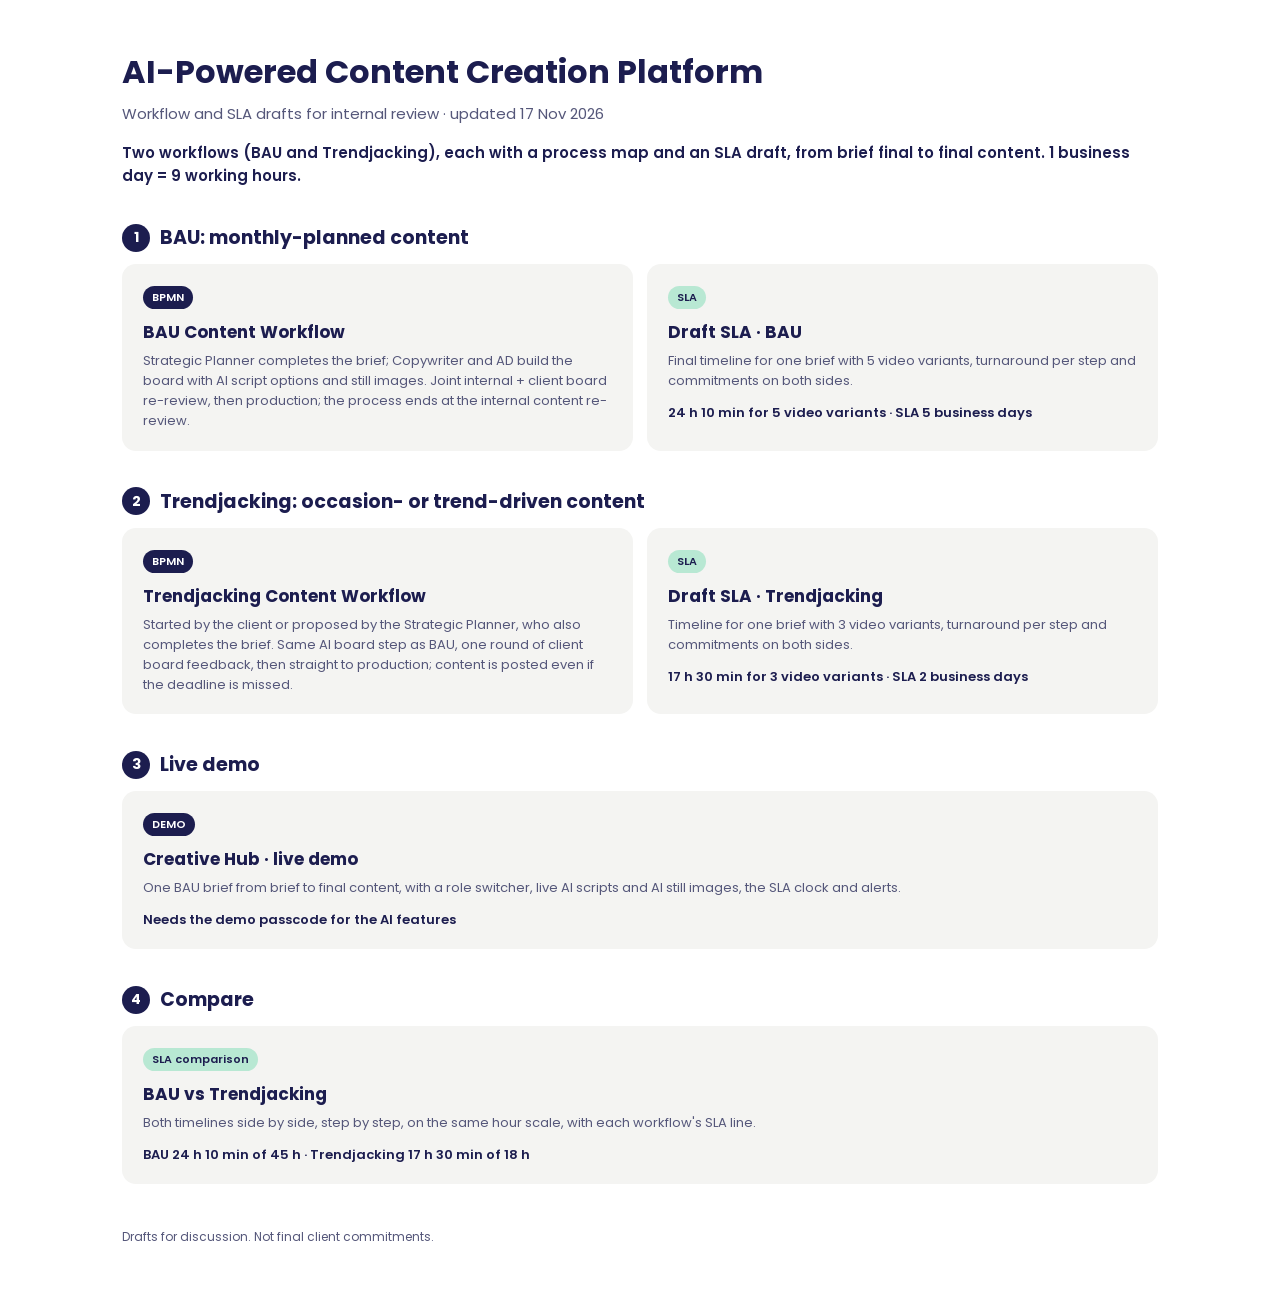
<file: index.html>
<!DOCTYPE html>
<html lang="en">
<head>
<meta charset="utf-8">
<meta name="robots" content="noindex, nofollow">
<meta name="viewport" content="width=device-width, initial-scale=1">
<title>AI-Powered Content Creation Platform · Workflow & SLA drafts</title>
<link href="https://fonts.googleapis.com/css2?family=Poppins:wght@400;500;600;700&display=swap" rel="stylesheet">
<style>
  :root { --navy:#1C1D4F; --mint:#B8E8D3; --grey:#F4F4F2; --msg:#55577A; }
  * { box-sizing:border-box; }
  body { margin:0; font-family:Poppins, system-ui, sans-serif; color:var(--navy); background:#fff; }
  .wrap { max-width:1100px; margin:0 auto; padding:48px 32px; }
  h1 { margin:0; font-size:32px; font-weight:700; }
  .sub { margin:6px 0 0; font-size:15px; color:var(--msg); }
  .key { margin:16px 0 0; font-size:15px; font-weight:600; }
  h2 { font-size:19px; margin:36px 0 12px; display:flex; align-items:center; gap:10px; }
  h2 .n { display:inline-flex; width:28px; height:28px; border-radius:50%; background:var(--navy); color:#fff; font-size:14px; align-items:center; justify-content:center; }
  .grid { display:grid; grid-template-columns:repeat(auto-fit, minmax(300px, 1fr)); gap:14px; }
  a.card { display:block; background:var(--grey); border-radius:14px; padding:18px 20px; color:inherit; text-decoration:none; border:1.5px solid transparent; transition:border-color .15s, transform .15s; }
  a.card:hover { border-color:var(--navy); transform:translateY(-2px); }
  .tag { display:inline-block; font-size:11px; font-weight:600; padding:3px 9px; border-radius:999px; background:var(--navy); color:#fff; }
  .tag.sla { background:var(--mint); color:var(--navy); }
  .card h3 { margin:10px 0 6px; font-size:17px; }
  .card p { margin:0; font-size:13px; line-height:1.55; color:var(--msg); }
  .card .stat { margin-top:12px; font-size:13px; font-weight:600; }
  footer { margin-top:44px; font-size:12px; color:var(--msg); }
</style>
</head>
<body>
<div class="wrap">
  <h1>AI-Powered Content Creation Platform</h1>
  <p class="sub">Workflow and SLA drafts for internal review · updated 17 Nov 2026</p>
  <p class="key">Two workflows (BAU and Trendjacking), each with a process map and an SLA draft, from brief final to final content. 1 business day = 9 working hours.</p>

  <h2><span class="n">1</span>BAU: monthly-planned content</h2>
  <div class="grid">
    <a class="card" href="bau-bpmn.html"><span class="tag">BPMN</span><h3>BAU Content Workflow</h3><p>Strategic Planner completes the brief; Copywriter and AD build the board with AI script options and still images. Joint internal + client board re-review, then production; the process ends at the internal content re-review.</p></a>
    <a class="card" href="bau-sla.html"><span class="tag sla">SLA</span><h3>Draft SLA · BAU</h3><p>Final timeline for one brief with 5 video variants, turnaround per step and commitments on both sides.</p><div class="stat">24 h 10 min for 5 video variants · SLA 5 business days</div></a>
  </div>

  <h2><span class="n">2</span>Trendjacking: occasion- or trend-driven content</h2>
  <div class="grid">
    <a class="card" href="trendjacking-bpmn.html"><span class="tag">BPMN</span><h3>Trendjacking Content Workflow</h3><p>Started by the client or proposed by the Strategic Planner, who also completes the brief. Same AI board step as BAU, one round of client board feedback, then straight to production; content is posted even if the deadline is missed.</p></a>
    <a class="card" href="trendjacking-sla.html"><span class="tag sla">SLA</span><h3>Draft SLA · Trendjacking</h3><p>Timeline for one brief with 3 video variants, turnaround per step and commitments on both sides.</p><div class="stat">17 h 30 min for 3 video variants · SLA 2 business days</div></a>
  </div>

  <h2><span class="n">3</span>Live demo</h2>
  <div class="grid">
    <a class="card" href="demo/"><span class="tag">DEMO</span><h3>Creative Hub · live demo</h3><p>One BAU brief from brief to final content, with a role switcher, live AI scripts and AI still images, the SLA clock and alerts.</p><div class="stat">Needs the demo passcode for the AI features</div></a>
  </div>

  <h2><span class="n">4</span>Compare</h2>
  <div class="grid">
    <a class="card" href="sla-comparison.html"><span class="tag sla">SLA comparison</span><h3>BAU vs Trendjacking</h3><p>Both timelines side by side, step by step, on the same hour scale, with each workflow's SLA line.</p><div class="stat">BAU 24 h 10 min of 45 h · Trendjacking 17 h 30 min of 18 h</div></a>
  </div>

  <footer>Drafts for discussion. Not final client commitments.</footer>
</div>
</body>
</html>
</file>
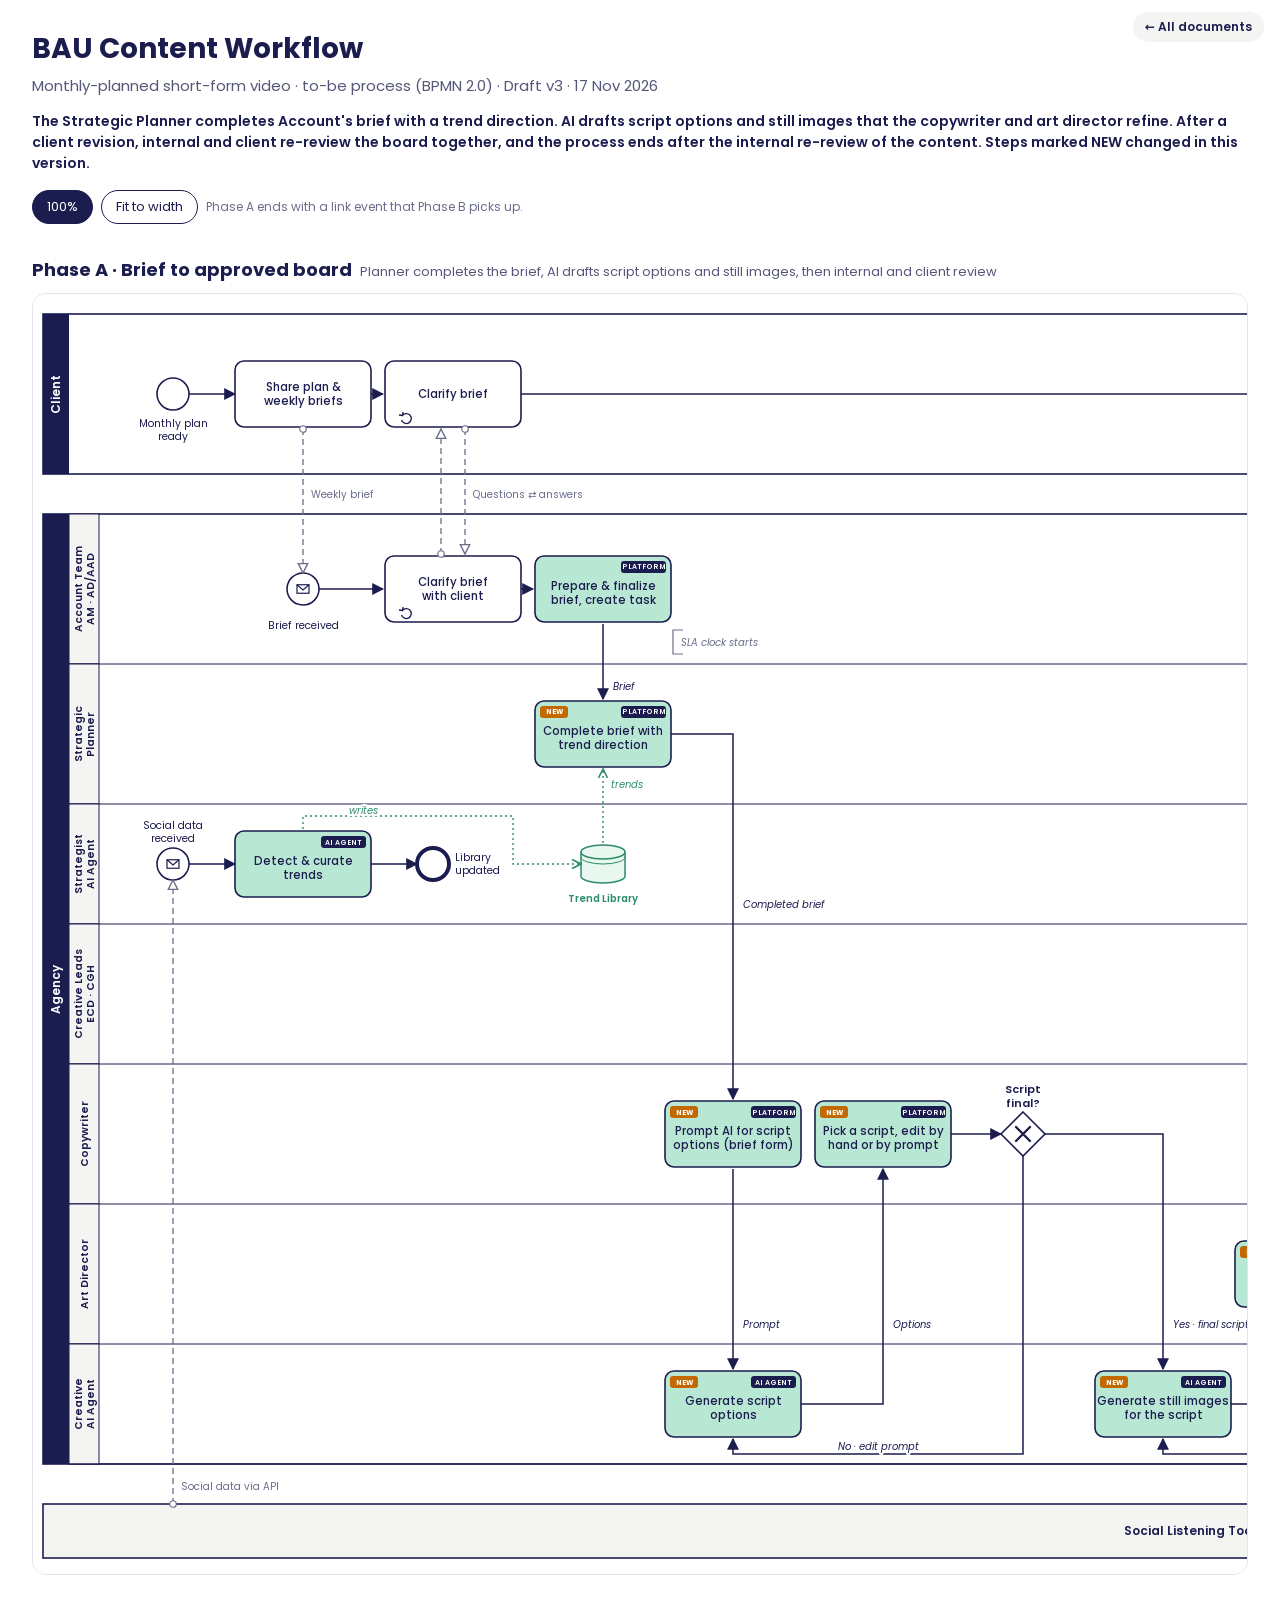
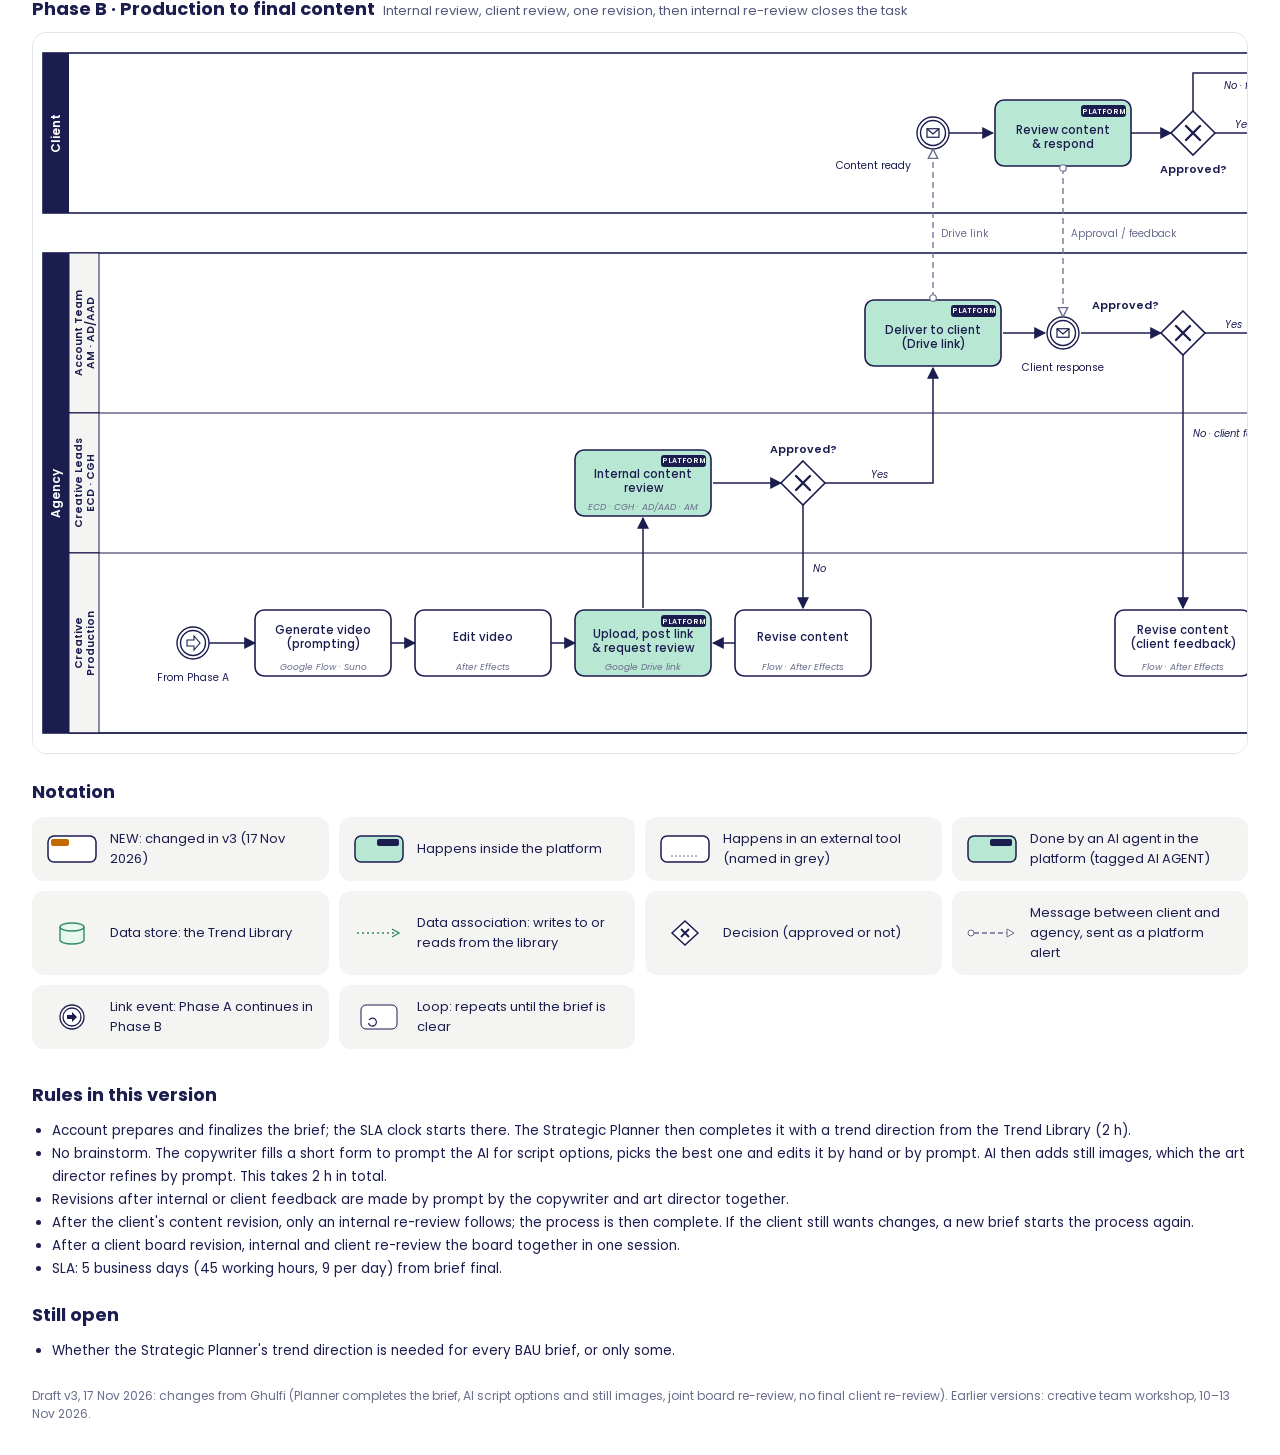
<file: bau-bpmn.html>
<!DOCTYPE html>
<html lang="en">
<head>
<meta charset="utf-8">
<meta name="robots" content="noindex, nofollow">
<meta name="viewport" content="width=device-width, initial-scale=1">
<title>BAU Content Workflow · BPMN</title>
<link href="https://fonts.googleapis.com/css2?family=Poppins:wght@400;500;600;700&display=swap" rel="stylesheet">
<style>
  :root { --navy:#1C1D4F; --mint:#B8E8D3; --grey:#F4F4F2; --msg:#6A6E8C; }
  * { box-sizing:border-box; }
  body { margin:0; font-family:Poppins, system-ui, sans-serif; color:var(--navy); background:#fff; }
  header { padding:28px 32px 4px; }
  h1 { margin:0; font-size:28px; font-weight:700; }
  .sub { margin:4px 0 0; font-size:15px; color:#55577a; }
  .key { margin:14px 0 0; font-size:14px; font-weight:600; }
  .toolbar { display:flex; gap:8px; align-items:center; padding:12px 32px; flex-wrap:wrap; }
  .toolbar button { font:inherit; font-size:13px; padding:6px 14px; border-radius:999px; border:1.5px solid var(--navy); background:#fff; color:var(--navy); cursor:pointer; }
  .toolbar button.on { background:var(--navy); color:#fff; }
  .toolbar span { font-size:12px; color:var(--msg); }
  h2 { font-size:18px; margin:20px 32px 10px; }
  h2 small { font-weight:400; font-size:13px; color:#55577a; margin-left:8px; }
  .canvas { margin:0 32px; border-radius:14px; border:1px solid #e3e3ea; overflow:auto; background:#fff; }
  .canvas svg { display:block; }
  body.fit .canvas svg { width:100%; height:auto; }
  section { padding:16px 32px 8px; }
  .legend { display:grid; grid-template-columns:repeat(auto-fill, minmax(240px, 1fr)); gap:10px; }
  .card { background:var(--grey); border-radius:12px; padding:12px 14px; display:flex; gap:12px; align-items:center; font-size:13px; }
  .card svg { flex:none; }
  ul.q { margin:0; padding-left:20px; font-size:13.5px; line-height:1.7; }
  footer { padding:16px 32px 32px; font-size:12px; color:var(--msg); }
</style>
</head>
<body>
<a href="./" style="position:fixed;top:12px;right:16px;z-index:20;font:600 12px Poppins,system-ui,sans-serif;color:#1C1D4F;background:#F4F4F2;border-radius:999px;padding:6px 12px;text-decoration:none">← All documents</a>
<header>
  <h1>BAU Content Workflow</h1>
  <p class="sub">Monthly-planned short-form video · to-be process (BPMN 2.0) · Draft v3 · 17 Nov 2026</p>
  <p class="key">The Strategic Planner completes Account's brief with a trend direction. AI drafts script options and still images that the copywriter and art director refine. After a client revision, internal and client re-review the board together, and the process ends after the internal re-review of the content. Steps marked NEW changed in this version.</p>
</header>
<div class="toolbar">
  <button id="b100" class="on">100%</button><button id="bfit">Fit to width</button>
  <span>Phase A ends with a link event that Phase B picks up.</span>
</div>

<h2>Phase A · Brief to approved board<small>Planner completes the brief, AI drafts script options and still images, then internal and client review</small></h2>
<div class="canvas"><svg id="bpmnA" xmlns="http://www.w3.org/2000/svg" viewBox="0 0 2540 1280" width="2540" height="1280" role="img" aria-label="BAU Phase A: brief to approved board, with the Strategic Planner completing the brief and AI drafting script options and still images" font-family="Poppins, system-ui, sans-serif"><defs>
<marker id="seqArrow" viewBox="0 0 10 10" refX="9" refY="5" markerWidth="8" markerHeight="8" orient="auto-start-reverse"><path d="M 0 0 L 10 5 L 0 10 z" fill="#1C1D4F"/></marker>
<marker id="msgArrow" viewBox="0 0 10 10" refX="9" refY="5" markerWidth="9" markerHeight="9" orient="auto-start-reverse"><path d="M 1 1 L 9 5 L 1 9 z" fill="#fff" stroke="#6A6E8C" stroke-width="1.2"/></marker>
<marker id="assocArrow" viewBox="0 0 10 10" refX="9" refY="5" markerWidth="8" markerHeight="8" orient="auto-start-reverse"><path d="M 1 1 L 9 5 L 1 9" fill="none" stroke="#2E8B67" stroke-width="1.4"/></marker>
<marker id="msgStart" viewBox="0 0 10 10" refX="5" refY="5" markerWidth="7" markerHeight="7"><circle cx="5" cy="5" r="3.6" fill="#fff" stroke="#6A6E8C" stroke-width="1.3"/></marker>
</defs><rect x="10" y="20" width="2520" height="160" fill="#fff" stroke="#1C1D4F" stroke-width="1.6"/><rect x="10" y="20" width="26" height="160" fill="#1C1D4F"/><text transform="translate(27.0 100.0) rotate(-90)" font-size="12" font-weight="600" fill="#fff" text-anchor="middle">Client</text><rect x="10" y="220" width="2520" height="950" fill="#fff" stroke="#1C1D4F" stroke-width="1.6"/><rect x="10" y="220" width="26" height="950" fill="#1C1D4F"/><text transform="translate(27.0 695.0) rotate(-90)" font-size="12" font-weight="600" fill="#fff" text-anchor="middle">Agency</text><rect x="36" y="220" width="30" height="150" fill="#F4F4F2" stroke="#1C1D4F" stroke-width="1"/><line x1="36" y1="370" x2="2530" y2="370" stroke="#1C1D4F" stroke-width="1"/><text transform="translate(49.0 295.0) rotate(-90)" font-size="10.5" font-weight="600" fill="#1C1D4F" text-anchor="middle">Account Team</text><text transform="translate(61.0 295.0) rotate(-90)" font-size="10.5" font-weight="600" fill="#1C1D4F" text-anchor="middle">AM · AD/AAD</text><rect x="36" y="370" width="30" height="140" fill="#F4F4F2" stroke="#1C1D4F" stroke-width="1"/><line x1="36" y1="510" x2="2530" y2="510" stroke="#1C1D4F" stroke-width="1"/><text transform="translate(49.0 440.0) rotate(-90)" font-size="10.5" font-weight="600" fill="#1C1D4F" text-anchor="middle">Strategic</text><text transform="translate(61.0 440.0) rotate(-90)" font-size="10.5" font-weight="600" fill="#1C1D4F" text-anchor="middle">Planner</text><rect x="36" y="510" width="30" height="120" fill="#F4F4F2" stroke="#1C1D4F" stroke-width="1"/><line x1="36" y1="630" x2="2530" y2="630" stroke="#1C1D4F" stroke-width="1"/><text transform="translate(49.0 570.0) rotate(-90)" font-size="10.5" font-weight="600" fill="#1C1D4F" text-anchor="middle">Strategist</text><text transform="translate(61.0 570.0) rotate(-90)" font-size="10.5" font-weight="600" fill="#1C1D4F" text-anchor="middle">AI Agent</text><rect x="36" y="630" width="30" height="140" fill="#F4F4F2" stroke="#1C1D4F" stroke-width="1"/><line x1="36" y1="770" x2="2530" y2="770" stroke="#1C1D4F" stroke-width="1"/><text transform="translate(49.0 700.0) rotate(-90)" font-size="10.5" font-weight="600" fill="#1C1D4F" text-anchor="middle">Creative Leads</text><text transform="translate(61.0 700.0) rotate(-90)" font-size="10.5" font-weight="600" fill="#1C1D4F" text-anchor="middle">ECD · CGH</text><rect x="36" y="770" width="30" height="140" fill="#F4F4F2" stroke="#1C1D4F" stroke-width="1"/><line x1="36" y1="910" x2="2530" y2="910" stroke="#1C1D4F" stroke-width="1"/><text transform="translate(55.0 840.0) rotate(-90)" font-size="10.5" font-weight="600" fill="#1C1D4F" text-anchor="middle">Copywriter</text><rect x="36" y="910" width="30" height="140" fill="#F4F4F2" stroke="#1C1D4F" stroke-width="1"/><line x1="36" y1="1050" x2="2530" y2="1050" stroke="#1C1D4F" stroke-width="1"/><text transform="translate(55.0 980.0) rotate(-90)" font-size="10.5" font-weight="600" fill="#1C1D4F" text-anchor="middle">Art Director</text><rect x="36" y="1050" width="30" height="120" fill="#F4F4F2" stroke="#1C1D4F" stroke-width="1"/><line x1="36" y1="1170" x2="2530" y2="1170" stroke="#1C1D4F" stroke-width="1"/><text transform="translate(49.0 1110.0) rotate(-90)" font-size="10.5" font-weight="600" fill="#1C1D4F" text-anchor="middle">Creative</text><text transform="translate(61.0 1110.0) rotate(-90)" font-size="10.5" font-weight="600" fill="#1C1D4F" text-anchor="middle">AI Agent</text><rect x="10" y="1210" width="2520" height="54" fill="#F4F4F2" stroke="#1C1D4F" stroke-width="1.6"/><text font-size="12" text-anchor="middle" font-weight="600" fill="#1C1D4F"><tspan x="1270.0" y="1241.2">Social Listening Tool  (external system · black-box pool)</tspan></text><circle cx="140" cy="100" r="16" fill="#fff" stroke="#1C1D4F" stroke-width="1.6"/><text font-size="10.5" text-anchor="middle" font-weight="400" fill="#1C1D4F"><tspan x="140" y="133.1">Monthly plan</tspan><tspan x="140" y="146.2">ready</tspan></text><rect x="202.0" y="67.0" width="136" height="66" rx="9" fill="#fff" stroke="#1C1D4F" stroke-width="1.6"/><text font-size="11.5" text-anchor="middle" font-weight="500" fill="#1C1D4F"><tspan x="270" y="96.8">Share plan &amp;</tspan><tspan x="270" y="111.2">weekly briefs</tspan></text><path d="M 156 100 L 202 100" fill="none" stroke="#1C1D4F" stroke-width="1.5" marker-end="url(#seqArrow)"/><rect x="352.0" y="67.0" width="136" height="66" rx="9" fill="#fff" stroke="#1C1D4F" stroke-width="1.6"/><text font-size="11.5" text-anchor="middle" font-weight="500" fill="#1C1D4F"><tspan x="420" y="104.0">Clarify brief</tspan></text><path d="M 368.5 126.0 A 5 5 0 1 0 369.0 122.0" fill="none" stroke="#1C1D4F" stroke-width="1.3"/><polyline points="366.0,121.0 369.5,121.5 370.0,118.0" fill="none" stroke="#1C1D4F" stroke-width="1.3"/><circle cx="1830" cy="100" r="16" fill="#fff" stroke="#1C1D4F" stroke-width="1.4"/><circle cx="1830" cy="100" r="12.5" fill="none" stroke="#1C1D4F" stroke-width="1.4"/><rect x="1824.0" y="95.75" width="12" height="8.5" fill="#fff" stroke="#1C1D4F" stroke-width="1.2"/><polyline points="1824.0,95.75 1830,101 1836.0,95.75" fill="none" stroke="#1C1D4F" stroke-width="1.2"/><text font-size="10.5" text-anchor="end" font-weight="400" fill="#1C1D4F"><tspan x="1808" y="135.7">Board ready</tspan></text><rect x="1892.0" y="67.0" width="136" height="66" rx="9" fill="#B8E8D3" stroke="#1C1D4F" stroke-width="1.6"/><rect x="1978.0" y="72.0" width="45" height="12" rx="3" fill="#1C1D4F"/><text font-size="7" text-anchor="middle" font-weight="600" fill="#fff"><tspan x="2000.5" y="80.5">PLATFORM</tspan></text><text font-size="11.5" text-anchor="middle" font-weight="500" fill="#1C1D4F"><tspan x="1960" y="100.8">Review board</tspan><tspan x="1960" y="115.2">&amp; respond</tspan></text><polygon points="2090,78 2112,100 2090,122 2068,100" fill="#fff" stroke="#1C1D4F" stroke-width="1.6"/><path d="M 2083 93 L 2097 107 M 2097 93 L 2083 107" stroke="#1C1D4F" stroke-width="2.4" stroke-linecap="round"/><text font-size="11" text-anchor="middle" font-weight="600" fill="#1C1D4F"><tspan x="2090" y="139.8">Approved?</tspan></text><circle cx="2190" cy="100" r="16" fill="#fff" stroke="#1C1D4F" stroke-width="4"/><text font-size="10.5" text-anchor="middle" font-weight="400" fill="#1C1D4F"><tspan x="2190" y="133.1">Board</tspan><tspan x="2190" y="146.2">approved</tspan></text><path d="M 338 100 L 350 100" fill="none" stroke="#1C1D4F" stroke-width="1.5" marker-end="url(#seqArrow)"/><path d="M 488 100 L 1812 100" fill="none" stroke="#1C1D4F" stroke-width="1.5" marker-end="url(#seqArrow)"/><path d="M 1846 100 L 1890 100" fill="none" stroke="#1C1D4F" stroke-width="1.5" marker-end="url(#seqArrow)"/><path d="M 2028 100 L 2068 100" fill="none" stroke="#1C1D4F" stroke-width="1.5" marker-end="url(#seqArrow)"/><path d="M 2112 100 L 2174 100" fill="none" stroke="#1C1D4F" stroke-width="1.5" marker-end="url(#seqArrow)"/><text font-size="10" text-anchor="middle" font-weight="400" fill="#1C1D4F" font-style="italic" stroke="#fff" stroke-width="4" stroke-linejoin="round" paint-order="stroke"><tspan x="2143" y="94.5">Yes</tspan></text><path d="M 2090 78 L 2090 36 L 1830 36 L 1830 84" fill="none" stroke="#1C1D4F" stroke-width="1.5" marker-end="url(#seqArrow)"/><text font-size="10" text-anchor="middle" font-weight="400" fill="#1C1D4F" font-style="italic" stroke="#fff" stroke-width="4" stroke-linejoin="round" paint-order="stroke"><tspan x="1960" y="51.5">No · feedback sent</tspan></text><rect x="2232.0" y="67.0" width="136" height="66" rx="9" fill="#B8E8D3" stroke="#1C1D4F" stroke-width="1.6"/><rect x="2318.0" y="72.0" width="45" height="12" rx="3" fill="#1C1D4F"/><text font-size="7" text-anchor="middle" font-weight="600" fill="#fff"><tspan x="2340.5" y="80.5">PLATFORM</tspan></text><text font-size="11.5" text-anchor="middle" font-weight="500" fill="#1C1D4F"><tspan x="2300" y="100.8">Re-review board</tspan><tspan x="2300" y="115.2">with Cheil</tspan></text><rect x="2237.0" y="72.0" width="28" height="12" rx="3" fill="#C26A00"/><text font-size="7" text-anchor="middle" font-weight="700" fill="#fff"><tspan x="2251.0" y="80.5">NEW</tspan></text><circle cx="2420" cy="100" r="16" fill="#fff" stroke="#1C1D4F" stroke-width="4"/><text font-size="10.5" text-anchor="middle" font-weight="400" fill="#1C1D4F"><tspan x="2420" y="133.1">Board</tspan><tspan x="2420" y="146.2">re-approved</tspan></text><path d="M 2368 100 L 2404 100" fill="none" stroke="#1C1D4F" stroke-width="1.5" marker-end="url(#seqArrow)"/><circle cx="270" cy="295" r="16" fill="#fff" stroke="#1C1D4F" stroke-width="1.6"/><rect x="264.0" y="290.75" width="12" height="8.5" fill="#fff" stroke="#1C1D4F" stroke-width="1.2"/><polyline points="264.0,290.75 270,296 276.0,290.75" fill="none" stroke="#1C1D4F" stroke-width="1.2"/><text font-size="10.5" text-anchor="middle" font-weight="400" fill="#1C1D4F"><tspan x="270" y="334.7">Brief received</tspan></text><rect x="352.0" y="262.0" width="136" height="66" rx="9" fill="#fff" stroke="#1C1D4F" stroke-width="1.6"/><text font-size="11.5" text-anchor="middle" font-weight="500" fill="#1C1D4F"><tspan x="420" y="291.8">Clarify brief</tspan><tspan x="420" y="306.2">with client</tspan></text><path d="M 368.5 321.0 A 5 5 0 1 0 369.0 317.0" fill="none" stroke="#1C1D4F" stroke-width="1.3"/><polyline points="366.0,316.0 369.5,316.5 370.0,313.0" fill="none" stroke="#1C1D4F" stroke-width="1.3"/><rect x="502.0" y="262.0" width="136" height="66" rx="9" fill="#B8E8D3" stroke="#1C1D4F" stroke-width="1.6"/><rect x="588.0" y="267.0" width="45" height="12" rx="3" fill="#1C1D4F"/><text font-size="7" text-anchor="middle" font-weight="600" fill="#fff"><tspan x="610.5" y="275.4">PLATFORM</tspan></text><text font-size="11.5" text-anchor="middle" font-weight="500" fill="#1C1D4F"><tspan x="570" y="295.8">Prepare &amp; finalize</tspan><tspan x="570" y="310.2">brief, create task</tspan></text><path d="M 650 336 L 640 336 L 640 360 L 650 360" fill="none" stroke="#6A6E8C" stroke-width="1.2"/><text font-size="10" text-anchor="start" font-weight="400" fill="#6A6E8C" font-style="italic"><tspan x="648" y="351.5">SLA clock starts</tspan></text><rect x="1762.0" y="262.0" width="136" height="66" rx="9" fill="#B8E8D3" stroke="#1C1D4F" stroke-width="1.6"/><rect x="1848.0" y="267.0" width="45" height="12" rx="3" fill="#1C1D4F"/><text font-size="7" text-anchor="middle" font-weight="600" fill="#fff"><tspan x="1870.5" y="275.4">PLATFORM</tspan></text><text font-size="11.5" text-anchor="middle" font-weight="500" fill="#1C1D4F"><tspan x="1830" y="295.8">Send board</tspan><tspan x="1830" y="310.2">to client</tspan></text><circle cx="1960" cy="295" r="16" fill="#fff" stroke="#1C1D4F" stroke-width="1.4"/><circle cx="1960" cy="295" r="12.5" fill="none" stroke="#1C1D4F" stroke-width="1.4"/><rect x="1954.0" y="290.75" width="12" height="8.5" fill="#fff" stroke="#1C1D4F" stroke-width="1.2"/><polyline points="1954.0,290.75 1960,296 1966.0,290.75" fill="none" stroke="#1C1D4F" stroke-width="1.2"/><text font-size="10.5" text-anchor="middle" font-weight="400" fill="#1C1D4F"><tspan x="1960" y="332.7">Client response</tspan></text><polygon points="2090,273 2112,295 2090,317 2068,295" fill="#fff" stroke="#1C1D4F" stroke-width="1.6"/><path d="M 2083 288 L 2097 302 M 2097 288 L 2083 302" stroke="#1C1D4F" stroke-width="2.4" stroke-linecap="round"/><text font-size="11" text-anchor="middle" font-weight="600" fill="#1C1D4F"><tspan x="2150" y="270.9">Approved?</tspan></text><circle cx="2470" cy="295" r="16" fill="#fff" stroke="#1C1D4F" stroke-width="1.4"/><circle cx="2470" cy="295" r="12.5" fill="none" stroke="#1C1D4F" stroke-width="1.4"/><polygon points="2464,292 2471,292 2471,288 2477,295 2471,302 2471,298 2464,298" fill="#1C1D4F" stroke="#1C1D4F" stroke-width="1.1"/><text font-size="10.5" text-anchor="middle" font-weight="400" fill="#1C1D4F"><tspan x="2470" y="332.7">To Phase B</tspan></text><path d="M 286 295 L 350 295" fill="none" stroke="#1C1D4F" stroke-width="1.5" marker-end="url(#seqArrow)"/><path d="M 488 295 L 500 295" fill="none" stroke="#1C1D4F" stroke-width="1.5" marker-end="url(#seqArrow)"/><path d="M 1900 295 L 1942 295" fill="none" stroke="#1C1D4F" stroke-width="1.5" marker-end="url(#seqArrow)"/><path d="M 1978 295 L 2068 295" fill="none" stroke="#1C1D4F" stroke-width="1.5" marker-end="url(#seqArrow)"/><path d="M 2112 295 L 2454 295" fill="none" stroke="#1C1D4F" stroke-width="1.5" marker-end="url(#seqArrow)"/><text font-size="10" text-anchor="middle" font-weight="400" fill="#1C1D4F" font-style="italic" stroke="#fff" stroke-width="4" stroke-linejoin="round" paint-order="stroke"><tspan x="2200" y="289.5">Yes</tspan></text><path d="M 570 330 L 570 405" fill="none" stroke="#1C1D4F" stroke-width="1.5" marker-end="url(#seqArrow)"/><text font-size="10" text-anchor="start" font-weight="400" fill="#1C1D4F" font-style="italic" stroke="#fff" stroke-width="4" stroke-linejoin="round" paint-order="stroke"><tspan x="580" y="395.5">Brief</tspan></text><rect x="502.0" y="407.0" width="136" height="66" rx="9" fill="#B8E8D3" stroke="#1C1D4F" stroke-width="1.6"/><rect x="588.0" y="412.0" width="45" height="12" rx="3" fill="#1C1D4F"/><text font-size="7" text-anchor="middle" font-weight="600" fill="#fff"><tspan x="610.5" y="420.4">PLATFORM</tspan></text><text font-size="11.5" text-anchor="middle" font-weight="500" fill="#1C1D4F"><tspan x="570" y="440.8">Complete brief with</tspan><tspan x="570" y="455.2">trend direction</tspan></text><rect x="507.0" y="412.0" width="28" height="12" rx="3" fill="#C26A00"/><text font-size="7" text-anchor="middle" font-weight="700" fill="#fff"><tspan x="521.0" y="420.4">NEW</tspan></text><path d="M 638 440 L 700 440 L 700 805" fill="none" stroke="#1C1D4F" stroke-width="1.5" marker-end="url(#seqArrow)"/><text font-size="10" text-anchor="start" font-weight="400" fill="#1C1D4F" font-style="italic" stroke="#fff" stroke-width="4" stroke-linejoin="round" paint-order="stroke"><tspan x="710" y="613.5">Completed brief</tspan></text><circle cx="140" cy="570" r="16" fill="#fff" stroke="#1C1D4F" stroke-width="1.6"/><rect x="134.0" y="565.75" width="12" height="8.5" fill="#fff" stroke="#1C1D4F" stroke-width="1.2"/><polyline points="134.0,565.75 140,571 146.0,565.75" fill="none" stroke="#1C1D4F" stroke-width="1.2"/><text font-size="10.5" text-anchor="middle" font-weight="400" fill="#1C1D4F"><tspan x="140" y="535.1">Social data</tspan><tspan x="140" y="548.2">received</tspan></text><rect x="202.0" y="537.0" width="136" height="66" rx="9" fill="#B8E8D3" stroke="#1C1D4F" stroke-width="1.6"/><rect x="288.0" y="542.0" width="45" height="12" rx="3" fill="#1C1D4F"/><text font-size="7" text-anchor="middle" font-weight="600" fill="#fff"><tspan x="310.5" y="550.5">AI AGENT</tspan></text><text font-size="11.5" text-anchor="middle" font-weight="500" fill="#1C1D4F"><tspan x="270" y="570.8">Detect &amp; curate</tspan><tspan x="270" y="585.2">trends</tspan></text><circle cx="400" cy="570" r="16" fill="#fff" stroke="#1C1D4F" stroke-width="4"/><text font-size="10.5" text-anchor="start" font-weight="400" fill="#1C1D4F"><tspan x="422" y="567.1">Library</tspan><tspan x="422" y="580.2">updated</tspan></text><path d="M 156 570 L 202 570" fill="none" stroke="#1C1D4F" stroke-width="1.5" marker-end="url(#seqArrow)"/><path d="M 338 570 L 384 570" fill="none" stroke="#1C1D4F" stroke-width="1.5" marker-end="url(#seqArrow)"/><path d="M 548.0 558.0 A 22.0 7 0 0 1 592.0 558.0 L 592.0 582.0 A 22.0 7 0 0 1 548.0 582.0 Z" fill="#E8F7F0" stroke="#2E8B67" stroke-width="1.5"/><path d="M 548.0 558.0 A 22.0 7 0 0 0 592.0 558.0" fill="none" stroke="#2E8B67" stroke-width="1.5"/><path d="M 548.0 563.0 A 22.0 7 0 0 0 592.0 563.0" fill="none" stroke="#2E8B67" stroke-width="1"/><text font-size="10" text-anchor="middle" font-weight="600" fill="#2E8B67"><tspan x="570" y="607.5">Trend Library</tspan></text><path d="M 270 535 L 270 522 L 480 522 L 480 570 L 548 570" fill="none" stroke="#2E8B67" stroke-width="1.4" stroke-dasharray="2 3" marker-end="url(#assocArrow)"/><text font-size="10" text-anchor="middle" font-weight="400" fill="#2E8B67" font-style="italic" stroke="#fff" stroke-width="4" stroke-linejoin="round" paint-order="stroke"><tspan x="330" y="519.5">writes</tspan></text><path d="M 570 549 L 570 475" fill="none" stroke="#2E8B67" stroke-width="1.4" stroke-dasharray="2 3" marker-end="url(#assocArrow)"/><text font-size="10" text-anchor="start" font-weight="400" fill="#2E8B67" font-style="italic" stroke="#fff" stroke-width="4" stroke-linejoin="round" paint-order="stroke"><tspan x="578" y="493.5">trends</tspan></text><path d="M 140 1210 L 140 586" fill="none" stroke="#6A6E8C" stroke-width="1.3" stroke-dasharray="6 4" marker-start="url(#msgStart)" marker-end="url(#msgArrow)"/><text font-size="10" text-anchor="start" font-weight="400" fill="#6A6E8C" stroke="#fff" stroke-width="4" stroke-linejoin="round" paint-order="stroke"><tspan x="148" y="1195.5">Social data via API</tspan></text><rect x="632.0" y="807.0" width="136" height="66" rx="9" fill="#B8E8D3" stroke="#1C1D4F" stroke-width="1.6"/><rect x="718.0" y="812.0" width="45" height="12" rx="3" fill="#1C1D4F"/><text font-size="7" text-anchor="middle" font-weight="600" fill="#fff"><tspan x="740.5" y="820.5">PLATFORM</tspan></text><text font-size="11.5" text-anchor="middle" font-weight="500" fill="#1C1D4F"><tspan x="700" y="840.8">Prompt AI for script</tspan><tspan x="700" y="855.2">options (brief form)</tspan></text><rect x="637.0" y="812.0" width="28" height="12" rx="3" fill="#C26A00"/><text font-size="7" text-anchor="middle" font-weight="700" fill="#fff"><tspan x="651.0" y="820.5">NEW</tspan></text><rect x="782.0" y="807.0" width="136" height="66" rx="9" fill="#B8E8D3" stroke="#1C1D4F" stroke-width="1.6"/><rect x="868.0" y="812.0" width="45" height="12" rx="3" fill="#1C1D4F"/><text font-size="7" text-anchor="middle" font-weight="600" fill="#fff"><tspan x="890.5" y="820.5">PLATFORM</tspan></text><text font-size="11.5" text-anchor="middle" font-weight="500" fill="#1C1D4F"><tspan x="850" y="840.8">Pick a script, edit by</tspan><tspan x="850" y="855.2">hand or by prompt</tspan></text><rect x="787.0" y="812.0" width="28" height="12" rx="3" fill="#C26A00"/><text font-size="7" text-anchor="middle" font-weight="700" fill="#fff"><tspan x="801.0" y="820.5">NEW</tspan></text><polygon points="990,818 1012,840 990,862 968,840" fill="#fff" stroke="#1C1D4F" stroke-width="1.6"/><path d="M 983 833 L 997 847 M 997 833 L 983 847" stroke="#1C1D4F" stroke-width="2.4" stroke-linecap="round"/><text font-size="11" text-anchor="middle" font-weight="600" fill="#1C1D4F"><tspan x="990" y="799.0">Script</tspan><tspan x="990" y="812.7">final?</tspan></text><rect x="1622.0" y="807.0" width="136" height="66" rx="9" fill="#B8E8D3" stroke="#1C1D4F" stroke-width="1.6"/><rect x="1708.0" y="812.0" width="45" height="12" rx="3" fill="#1C1D4F"/><text font-size="7" text-anchor="middle" font-weight="600" fill="#fff"><tspan x="1730.5" y="820.5">PLATFORM</tspan></text><text font-size="11.5" text-anchor="middle" font-weight="500" fill="#1C1D4F"><tspan x="1690" y="840.8">Revise by prompt</tspan><tspan x="1690" y="855.2">(Copywriter + AD)</tspan></text><rect x="2022.0" y="807.0" width="136" height="66" rx="9" fill="#B8E8D3" stroke="#1C1D4F" stroke-width="1.6"/><rect x="2108.0" y="812.0" width="45" height="12" rx="3" fill="#1C1D4F"/><text font-size="7" text-anchor="middle" font-weight="600" fill="#fff"><tspan x="2130.5" y="820.5">PLATFORM</tspan></text><text font-size="11.5" text-anchor="middle" font-weight="500" fill="#1C1D4F"><tspan x="2090" y="840.8">Revise board by</tspan><tspan x="2090" y="855.2">prompt (CW + AD)</tspan></text><path d="M 700 875 L 700 1075" fill="none" stroke="#1C1D4F" stroke-width="1.5" marker-end="url(#seqArrow)"/><text font-size="10" text-anchor="start" font-weight="400" fill="#1C1D4F" font-style="italic" stroke="#fff" stroke-width="4" stroke-linejoin="round" paint-order="stroke"><tspan x="710" y="1033.5">Prompt</tspan></text><path d="M 918 840 L 968 840" fill="none" stroke="#1C1D4F" stroke-width="1.5" marker-end="url(#seqArrow)"/><path d="M 990 862 L 990 1160 L 700 1160 L 700 1145" fill="none" stroke="#1C1D4F" stroke-width="1.5" marker-end="url(#seqArrow)"/><text font-size="10" text-anchor="middle" font-weight="400" fill="#1C1D4F" font-style="italic" stroke="#fff" stroke-width="4" stroke-linejoin="round" paint-order="stroke"><tspan x="845" y="1155.5">No · edit prompt</tspan></text><path d="M 1012 840 L 1130 840 L 1130 1075" fill="none" stroke="#1C1D4F" stroke-width="1.5" marker-end="url(#seqArrow)"/><text font-size="10" text-anchor="start" font-weight="400" fill="#1C1D4F" font-style="italic" stroke="#fff" stroke-width="4" stroke-linejoin="round" paint-order="stroke"><tspan x="1140" y="1033.5">Yes · final script</tspan></text><path d="M 1690 722 L 1690 805" fill="none" stroke="#1C1D4F" stroke-width="1.5" marker-end="url(#seqArrow)"/><text font-size="10" text-anchor="start" font-weight="400" fill="#1C1D4F" font-style="italic" stroke="#fff" stroke-width="4" stroke-linejoin="round" paint-order="stroke"><tspan x="1700" y="798.5">No · feedback</tspan></text><path d="M 1690 875 L 1690 980 L 1618 980" fill="none" stroke="#1C1D4F" stroke-width="1.5" marker-end="url(#seqArrow)"/><path d="M 2090 317 L 2090 805" fill="none" stroke="#1C1D4F" stroke-width="1.5" marker-end="url(#seqArrow)"/><text font-size="10" text-anchor="start" font-weight="400" fill="#1C1D4F" font-style="italic" stroke="#fff" stroke-width="4" stroke-linejoin="round" paint-order="stroke"><tspan x="2100" y="523.5">No · client feedback</tspan></text><path d="M 2158 840 L 2300 840 L 2300 735" fill="none" stroke="#1C1D4F" stroke-width="1.5" marker-end="url(#seqArrow)"/><rect x="632.0" y="1077.0" width="136" height="66" rx="9" fill="#B8E8D3" stroke="#1C1D4F" stroke-width="1.6"/><rect x="718.0" y="1082.0" width="45" height="12" rx="3" fill="#1C1D4F"/><text font-size="7" text-anchor="middle" font-weight="600" fill="#fff"><tspan x="740.5" y="1090.5">AI AGENT</tspan></text><text font-size="11.5" text-anchor="middle" font-weight="500" fill="#1C1D4F"><tspan x="700" y="1110.8">Generate script</tspan><tspan x="700" y="1125.2">options</tspan></text><rect x="637.0" y="1082.0" width="28" height="12" rx="3" fill="#C26A00"/><text font-size="7" text-anchor="middle" font-weight="700" fill="#fff"><tspan x="651.0" y="1090.5">NEW</tspan></text><rect x="1062.0" y="1077.0" width="136" height="66" rx="9" fill="#B8E8D3" stroke="#1C1D4F" stroke-width="1.6"/><rect x="1148.0" y="1082.0" width="45" height="12" rx="3" fill="#1C1D4F"/><text font-size="7" text-anchor="middle" font-weight="600" fill="#fff"><tspan x="1170.5" y="1090.5">AI AGENT</tspan></text><text font-size="11.5" text-anchor="middle" font-weight="500" fill="#1C1D4F"><tspan x="1130" y="1110.8">Generate still images</tspan><tspan x="1130" y="1125.2">for the script</tspan></text><rect x="1067.0" y="1082.0" width="28" height="12" rx="3" fill="#C26A00"/><text font-size="7" text-anchor="middle" font-weight="700" fill="#fff"><tspan x="1081.0" y="1090.5">NEW</tspan></text><path d="M 768 1110 L 850 1110 L 850 875" fill="none" stroke="#1C1D4F" stroke-width="1.5" marker-end="url(#seqArrow)"/><text font-size="10" text-anchor="start" font-weight="400" fill="#1C1D4F" font-style="italic" stroke="#fff" stroke-width="4" stroke-linejoin="round" paint-order="stroke"><tspan x="860" y="1033.5">Options</tspan></text><path d="M 1198 1110 L 1270 1110 L 1270 1015" fill="none" stroke="#1C1D4F" stroke-width="1.5" marker-end="url(#seqArrow)"/><text font-size="10" text-anchor="start" font-weight="400" fill="#1C1D4F" font-style="italic" stroke="#fff" stroke-width="4" stroke-linejoin="round" paint-order="stroke"><tspan x="1280" y="1033.5">Images</tspan></text><rect x="1202.0" y="947.0" width="136" height="66" rx="9" fill="#B8E8D3" stroke="#1C1D4F" stroke-width="1.6"/><rect x="1288.0" y="952.0" width="45" height="12" rx="3" fill="#1C1D4F"/><text font-size="7" text-anchor="middle" font-weight="600" fill="#fff"><tspan x="1310.5" y="960.5">PLATFORM</tspan></text><text font-size="11.5" text-anchor="middle" font-weight="500" fill="#1C1D4F"><tspan x="1270" y="980.8">Review images,</tspan><tspan x="1270" y="995.2">refine by prompt</tspan></text><rect x="1207.0" y="952.0" width="28" height="12" rx="3" fill="#C26A00"/><text font-size="7" text-anchor="middle" font-weight="700" fill="#fff"><tspan x="1221.0" y="960.5">NEW</tspan></text><polygon points="1410,958 1432,980 1410,1002 1388,980" fill="#fff" stroke="#1C1D4F" stroke-width="1.6"/><path d="M 1403 973 L 1417 987 M 1417 973 L 1403 987" stroke="#1C1D4F" stroke-width="2.4" stroke-linecap="round"/><text font-size="11" text-anchor="middle" font-weight="600" fill="#1C1D4F"><tspan x="1410" y="949.9">Satisfied?</tspan></text><rect x="1482.0" y="947.0" width="136" height="66" rx="9" fill="#B8E8D3" stroke="#1C1D4F" stroke-width="1.6"/><rect x="1568.0" y="952.0" width="45" height="12" rx="3" fill="#1C1D4F"/><text font-size="7" text-anchor="middle" font-weight="600" fill="#fff"><tspan x="1590.5" y="960.5">PLATFORM</tspan></text><text font-size="11.5" text-anchor="middle" font-weight="500" fill="#1C1D4F"><tspan x="1550" y="980.8">Submit board</tspan><tspan x="1550" y="995.2">for review</tspan></text><path d="M 1338 980 L 1388 980" fill="none" stroke="#1C1D4F" stroke-width="1.5" marker-end="url(#seqArrow)"/><path d="M 1410 1002 L 1410 1160 L 1130 1160 L 1130 1145" fill="none" stroke="#1C1D4F" stroke-width="1.5" marker-end="url(#seqArrow)"/><text font-size="10" text-anchor="middle" font-weight="400" fill="#1C1D4F" font-style="italic" stroke="#fff" stroke-width="4" stroke-linejoin="round" paint-order="stroke"><tspan x="1270" y="1155.5">No · refine prompt</tspan></text><path d="M 1432 980 L 1482 980" fill="none" stroke="#1C1D4F" stroke-width="1.5" marker-end="url(#seqArrow)"/><text font-size="10" text-anchor="middle" font-weight="400" fill="#1C1D4F" font-style="italic" stroke="#fff" stroke-width="4" stroke-linejoin="round" paint-order="stroke"><tspan x="1457" y="974.5">Yes</tspan></text><path d="M 1550 945 L 1550 735" fill="none" stroke="#1C1D4F" stroke-width="1.5" marker-end="url(#seqArrow)"/><rect x="1482.0" y="667.0" width="136" height="66" rx="9" fill="#B8E8D3" stroke="#1C1D4F" stroke-width="1.6"/><rect x="1568.0" y="672.0" width="45" height="12" rx="3" fill="#1C1D4F"/><text font-size="7" text-anchor="middle" font-weight="600" fill="#fff"><tspan x="1590.5" y="680.5">PLATFORM</tspan></text><text font-size="11.5" text-anchor="middle" font-weight="500" fill="#1C1D4F"><tspan x="1550" y="700.8">Internal board review</tspan><tspan x="1550" y="715.2">ECD + AD/AAD</tspan></text><polygon points="1690,678 1712,700 1690,722 1668,700" fill="#fff" stroke="#1C1D4F" stroke-width="1.6"/><path d="M 1683 693 L 1697 707 M 1697 693 L 1683 707" stroke="#1C1D4F" stroke-width="2.4" stroke-linecap="round"/><text font-size="11" text-anchor="middle" font-weight="600" fill="#1C1D4F"><tspan x="1750" y="677.9">Approved?</tspan></text><path d="M 1618 700 L 1668 700" fill="none" stroke="#1C1D4F" stroke-width="1.5" marker-end="url(#seqArrow)"/><path d="M 1712 700 L 1830 700 L 1830 330" fill="none" stroke="#1C1D4F" stroke-width="1.5" marker-end="url(#seqArrow)"/><text font-size="10" text-anchor="middle" font-weight="400" fill="#1C1D4F" font-style="italic" stroke="#fff" stroke-width="4" stroke-linejoin="round" paint-order="stroke"><tspan x="1770" y="694.5">Yes</tspan></text><rect x="2232.0" y="667.0" width="136" height="66" rx="9" fill="#B8E8D3" stroke="#1C1D4F" stroke-width="1.6"/><rect x="2318.0" y="672.0" width="45" height="12" rx="3" fill="#1C1D4F"/><text font-size="7" text-anchor="middle" font-weight="600" fill="#fff"><tspan x="2340.5" y="680.5">PLATFORM</tspan></text><text font-size="11.5" text-anchor="middle" font-weight="500" fill="#1C1D4F"><tspan x="2300" y="700.8">Internal + client</tspan><tspan x="2300" y="715.2">re-review (together)</tspan></text><rect x="2237.0" y="672.0" width="28" height="12" rx="3" fill="#C26A00"/><text font-size="7" text-anchor="middle" font-weight="700" fill="#fff"><tspan x="2251.0" y="680.5">NEW</tspan></text><path d="M 2368 700 L 2470 700 L 2470 311" fill="none" stroke="#1C1D4F" stroke-width="1.5" marker-end="url(#seqArrow)"/><text font-size="10" text-anchor="middle" font-weight="400" fill="#1C1D4F" font-style="italic" stroke="#fff" stroke-width="4" stroke-linejoin="round" paint-order="stroke"><tspan x="2420" y="694.5">Re-approved</tspan></text><path d="M 2300 665 L 2300 135" fill="none" stroke="#6A6E8C" stroke-width="1.3" stroke-dasharray="6 4" marker-start="url(#msgStart)" marker-end="url(#msgArrow)"/><text font-size="10" text-anchor="start" font-weight="400" fill="#6A6E8C" stroke="#fff" stroke-width="4" stroke-linejoin="round" paint-order="stroke"><tspan x="2308" y="203.5">Same session</tspan></text><path d="M 270 135 L 270 279" fill="none" stroke="#6A6E8C" stroke-width="1.3" stroke-dasharray="6 4" marker-start="url(#msgStart)" marker-end="url(#msgArrow)"/><text font-size="10" text-anchor="start" font-weight="400" fill="#6A6E8C" stroke="#fff" stroke-width="4" stroke-linejoin="round" paint-order="stroke"><tspan x="278" y="203.5">Weekly brief</tspan></text><path d="M 408 260 L 408 135" fill="none" stroke="#6A6E8C" stroke-width="1.3" stroke-dasharray="6 4" marker-start="url(#msgStart)" marker-end="url(#msgArrow)"/><path d="M 432 135 L 432 260" fill="none" stroke="#6A6E8C" stroke-width="1.3" stroke-dasharray="6 4" marker-start="url(#msgStart)" marker-end="url(#msgArrow)"/><text font-size="10" text-anchor="start" font-weight="400" fill="#6A6E8C" stroke="#fff" stroke-width="4" stroke-linejoin="round" paint-order="stroke"><tspan x="440" y="203.5">Questions ⇄ answers</tspan></text><path d="M 1830 260 L 1830 116" fill="none" stroke="#6A6E8C" stroke-width="1.3" stroke-dasharray="6 4" marker-start="url(#msgStart)" marker-end="url(#msgArrow)"/><text font-size="10" text-anchor="start" font-weight="400" fill="#6A6E8C" stroke="#fff" stroke-width="4" stroke-linejoin="round" paint-order="stroke"><tspan x="1838" y="203.5">Board in platform</tspan></text><path d="M 1960 135 L 1960 279" fill="none" stroke="#6A6E8C" stroke-width="1.3" stroke-dasharray="6 4" marker-start="url(#msgStart)" marker-end="url(#msgArrow)"/><text font-size="10" text-anchor="start" font-weight="400" fill="#6A6E8C" stroke="#fff" stroke-width="4" stroke-linejoin="round" paint-order="stroke"><tspan x="1968" y="203.5">Approval / feedback</tspan></text></svg></div>

<h2>Phase B · Production to final content<small>Internal review, client review, one revision, then internal re-review closes the task</small></h2>
<div class="canvas"><svg id="bpmnB" xmlns="http://www.w3.org/2000/svg" viewBox="0 0 1660 720" width="1660" height="720" role="img" aria-label="BAU Phase B: production to final content, with no client re-review after the internal re-review" font-family="Poppins, system-ui, sans-serif"><defs>
<marker id="seqArrow" viewBox="0 0 10 10" refX="9" refY="5" markerWidth="8" markerHeight="8" orient="auto-start-reverse"><path d="M 0 0 L 10 5 L 0 10 z" fill="#1C1D4F"/></marker>
<marker id="msgArrow" viewBox="0 0 10 10" refX="9" refY="5" markerWidth="9" markerHeight="9" orient="auto-start-reverse"><path d="M 1 1 L 9 5 L 1 9 z" fill="#fff" stroke="#6A6E8C" stroke-width="1.2"/></marker>
<marker id="assocArrow" viewBox="0 0 10 10" refX="9" refY="5" markerWidth="8" markerHeight="8" orient="auto-start-reverse"><path d="M 1 1 L 9 5 L 1 9" fill="none" stroke="#2E8B67" stroke-width="1.4"/></marker>
<marker id="msgStart" viewBox="0 0 10 10" refX="5" refY="5" markerWidth="7" markerHeight="7"><circle cx="5" cy="5" r="3.6" fill="#fff" stroke="#6A6E8C" stroke-width="1.3"/></marker>
</defs><rect x="10" y="20" width="1640" height="160" fill="#fff" stroke="#1C1D4F" stroke-width="1.6"/><rect x="10" y="20" width="26" height="160" fill="#1C1D4F"/><text transform="translate(27.0 100.0) rotate(-90)" font-size="12" font-weight="600" fill="#fff" text-anchor="middle">Client</text><rect x="10" y="220" width="1640" height="480" fill="#fff" stroke="#1C1D4F" stroke-width="1.6"/><rect x="10" y="220" width="26" height="480" fill="#1C1D4F"/><text transform="translate(27.0 460.0) rotate(-90)" font-size="12" font-weight="600" fill="#fff" text-anchor="middle">Agency</text><rect x="36" y="220" width="30" height="160" fill="#F4F4F2" stroke="#1C1D4F" stroke-width="1"/><line x1="36" y1="380" x2="1650" y2="380" stroke="#1C1D4F" stroke-width="1"/><text transform="translate(49.0 300.0) rotate(-90)" font-size="10.5" font-weight="600" fill="#1C1D4F" text-anchor="middle">Account Team</text><text transform="translate(61.0 300.0) rotate(-90)" font-size="10.5" font-weight="600" fill="#1C1D4F" text-anchor="middle">AM · AD/AAD</text><rect x="36" y="380" width="30" height="140" fill="#F4F4F2" stroke="#1C1D4F" stroke-width="1"/><line x1="36" y1="520" x2="1650" y2="520" stroke="#1C1D4F" stroke-width="1"/><text transform="translate(49.0 450.0) rotate(-90)" font-size="10.5" font-weight="600" fill="#1C1D4F" text-anchor="middle">Creative Leads</text><text transform="translate(61.0 450.0) rotate(-90)" font-size="10.5" font-weight="600" fill="#1C1D4F" text-anchor="middle">ECD · CGH</text><rect x="36" y="520" width="30" height="180" fill="#F4F4F2" stroke="#1C1D4F" stroke-width="1"/><line x1="36" y1="700" x2="1650" y2="700" stroke="#1C1D4F" stroke-width="1"/><text transform="translate(49.0 610.0) rotate(-90)" font-size="10.5" font-weight="600" fill="#1C1D4F" text-anchor="middle">Creative</text><text transform="translate(61.0 610.0) rotate(-90)" font-size="10.5" font-weight="600" fill="#1C1D4F" text-anchor="middle">Production</text><circle cx="160" cy="610" r="16" fill="#fff" stroke="#1C1D4F" stroke-width="1.4"/><circle cx="160" cy="610" r="12.5" fill="none" stroke="#1C1D4F" stroke-width="1.4"/><polygon points="154,607 161,607 161,603 167,610 161,617 161,613 154,613" fill="#fff" stroke="#1C1D4F" stroke-width="1.1"/><text font-size="10.5" text-anchor="middle" font-weight="400" fill="#1C1D4F"><tspan x="160" y="647.7">From Phase A</tspan></text><rect x="222.0" y="577.0" width="136" height="66" rx="9" fill="#fff" stroke="#1C1D4F" stroke-width="1.6"/><text font-size="11.5" text-anchor="middle" font-weight="500" fill="#1C1D4F"><tspan x="290" y="600.8">Generate video</tspan><tspan x="290" y="615.2">(prompting)</tspan></text><text font-size="9" text-anchor="middle" font-weight="400" fill="#6A6E8C" font-style="italic"><tspan x="290" y="637.1">Google Flow · Suno</tspan></text><rect x="382.0" y="577.0" width="136" height="66" rx="9" fill="#fff" stroke="#1C1D4F" stroke-width="1.6"/><text font-size="11.5" text-anchor="middle" font-weight="500" fill="#1C1D4F"><tspan x="450" y="608.0">Edit video</tspan></text><text font-size="9" text-anchor="middle" font-weight="400" fill="#6A6E8C" font-style="italic"><tspan x="450" y="637.1">After Effects</tspan></text><rect x="542.0" y="577.0" width="136" height="66" rx="9" fill="#B8E8D3" stroke="#1C1D4F" stroke-width="1.6"/><rect x="628.0" y="582.0" width="45" height="12" rx="3" fill="#1C1D4F"/><text font-size="7" text-anchor="middle" font-weight="600" fill="#fff"><tspan x="650.5" y="590.5">PLATFORM</tspan></text><text font-size="11.5" text-anchor="middle" font-weight="500" fill="#1C1D4F"><tspan x="610" y="604.8">Upload, post link</tspan><tspan x="610" y="619.2">&amp; request review</tspan></text><text font-size="9" text-anchor="middle" font-weight="400" fill="#6A6E8C" font-style="italic"><tspan x="610" y="637.1">Google Drive link</tspan></text><rect x="702.0" y="577.0" width="136" height="66" rx="9" fill="#fff" stroke="#1C1D4F" stroke-width="1.6"/><text font-size="11.5" text-anchor="middle" font-weight="500" fill="#1C1D4F"><tspan x="770" y="608.0">Revise content</tspan></text><text font-size="9" text-anchor="middle" font-weight="400" fill="#6A6E8C" font-style="italic"><tspan x="770" y="637.1">Flow · After Effects</tspan></text><path d="M 176 610 L 222 610" fill="none" stroke="#1C1D4F" stroke-width="1.5" marker-end="url(#seqArrow)"/><path d="M 358 610 L 382 610" fill="none" stroke="#1C1D4F" stroke-width="1.5" marker-end="url(#seqArrow)"/><path d="M 518 610 L 542 610" fill="none" stroke="#1C1D4F" stroke-width="1.5" marker-end="url(#seqArrow)"/><path d="M 702 610 L 680 610" fill="none" stroke="#1C1D4F" stroke-width="1.5" marker-end="url(#seqArrow)"/><path d="M 610 575 L 610 485" fill="none" stroke="#1C1D4F" stroke-width="1.5" marker-end="url(#seqArrow)"/><rect x="542.0" y="417.0" width="136" height="66" rx="9" fill="#B8E8D3" stroke="#1C1D4F" stroke-width="1.6"/><rect x="628.0" y="422.0" width="45" height="12" rx="3" fill="#1C1D4F"/><text font-size="7" text-anchor="middle" font-weight="600" fill="#fff"><tspan x="650.5" y="430.4">PLATFORM</tspan></text><text font-size="11.5" text-anchor="middle" font-weight="500" fill="#1C1D4F"><tspan x="610" y="444.8">Internal content</tspan><tspan x="610" y="459.2">review</tspan></text><text font-size="9" text-anchor="middle" font-weight="400" fill="#6A6E8C" font-style="italic"><tspan x="610" y="477.1">ECD · CGH · AD/AAD · AM</tspan></text><polygon points="770,428 792,450 770,472 748,450" fill="#fff" stroke="#1C1D4F" stroke-width="1.6"/><path d="M 763 443 L 777 457 M 777 443 L 763 457" stroke="#1C1D4F" stroke-width="2.4" stroke-linecap="round"/><text font-size="11" text-anchor="middle" font-weight="600" fill="#1C1D4F"><tspan x="770" y="419.9">Approved?</tspan></text><path d="M 680 450 L 748 450" fill="none" stroke="#1C1D4F" stroke-width="1.5" marker-end="url(#seqArrow)"/><path d="M 770 472 L 770 575" fill="none" stroke="#1C1D4F" stroke-width="1.5" marker-end="url(#seqArrow)"/><text font-size="10" text-anchor="start" font-weight="400" fill="#1C1D4F" font-style="italic" stroke="#fff" stroke-width="4" stroke-linejoin="round" paint-order="stroke"><tspan x="780" y="538.5">No</tspan></text><path d="M 792 450 L 900 450 L 900 335" fill="none" stroke="#1C1D4F" stroke-width="1.5" marker-end="url(#seqArrow)"/><text font-size="10" text-anchor="middle" font-weight="400" fill="#1C1D4F" font-style="italic" stroke="#fff" stroke-width="4" stroke-linejoin="round" paint-order="stroke"><tspan x="846" y="444.5">Yes</tspan></text><rect x="832.0" y="267.0" width="136" height="66" rx="9" fill="#B8E8D3" stroke="#1C1D4F" stroke-width="1.6"/><rect x="918.0" y="272.0" width="45" height="12" rx="3" fill="#1C1D4F"/><text font-size="7" text-anchor="middle" font-weight="600" fill="#fff"><tspan x="940.5" y="280.4">PLATFORM</tspan></text><text font-size="11.5" text-anchor="middle" font-weight="500" fill="#1C1D4F"><tspan x="900" y="300.8">Deliver to client</tspan><tspan x="900" y="315.2">(Drive link)</tspan></text><circle cx="1030" cy="300" r="16" fill="#fff" stroke="#1C1D4F" stroke-width="1.4"/><circle cx="1030" cy="300" r="12.5" fill="none" stroke="#1C1D4F" stroke-width="1.4"/><rect x="1024.0" y="295.75" width="12" height="8.5" fill="#fff" stroke="#1C1D4F" stroke-width="1.2"/><polyline points="1024.0,295.75 1030,301 1036.0,295.75" fill="none" stroke="#1C1D4F" stroke-width="1.2"/><text font-size="10.5" text-anchor="middle" font-weight="400" fill="#1C1D4F"><tspan x="1030" y="337.7">Client response</tspan></text><polygon points="1150,278 1172,300 1150,322 1128,300" fill="#fff" stroke="#1C1D4F" stroke-width="1.6"/><path d="M 1143 293 L 1157 307 M 1157 293 L 1143 307" stroke="#1C1D4F" stroke-width="2.4" stroke-linecap="round"/><text font-size="11" text-anchor="middle" font-weight="600" fill="#1C1D4F"><tspan x="1092" y="275.9">Approved?</tspan></text><rect x="1362.0" y="267.0" width="136" height="66" rx="9" fill="#B8E8D3" stroke="#1C1D4F" stroke-width="1.6"/><rect x="1448.0" y="272.0" width="45" height="12" rx="3" fill="#1C1D4F"/><text font-size="7" text-anchor="middle" font-weight="600" fill="#fff"><tspan x="1470.5" y="280.4">PLATFORM</tspan></text><text font-size="11.5" text-anchor="middle" font-weight="500" fill="#1C1D4F"><tspan x="1430" y="300.8">Close task, send final</tspan><tspan x="1430" y="315.2">content, record SLA</tspan></text><circle cx="1550" cy="300" r="16" fill="#fff" stroke="#1C1D4F" stroke-width="4"/><text font-size="10.5" text-anchor="middle" font-weight="400" fill="#1C1D4F"><tspan x="1550" y="337.7">Done</tspan></text><path d="M 970 300 L 1012 300" fill="none" stroke="#1C1D4F" stroke-width="1.5" marker-end="url(#seqArrow)"/><path d="M 1048 300 L 1128 300" fill="none" stroke="#1C1D4F" stroke-width="1.5" marker-end="url(#seqArrow)"/><path d="M 1172 300 L 1362 300" fill="none" stroke="#1C1D4F" stroke-width="1.5" marker-end="url(#seqArrow)"/><text font-size="10" text-anchor="middle" font-weight="400" fill="#1C1D4F" font-style="italic" stroke="#fff" stroke-width="4" stroke-linejoin="round" paint-order="stroke"><tspan x="1200" y="294.5">Yes</tspan></text><path d="M 1498 300 L 1534 300" fill="none" stroke="#1C1D4F" stroke-width="1.5" marker-end="url(#seqArrow)"/><path d="M 1150 322 L 1150 575" fill="none" stroke="#1C1D4F" stroke-width="1.5" marker-end="url(#seqArrow)"/><text font-size="10" text-anchor="start" font-weight="400" fill="#1C1D4F" font-style="italic" stroke="#fff" stroke-width="4" stroke-linejoin="round" paint-order="stroke"><tspan x="1160" y="403.5">No · client feedback</tspan></text><rect x="1082.0" y="577.0" width="136" height="66" rx="9" fill="#fff" stroke="#1C1D4F" stroke-width="1.6"/><text font-size="11.5" text-anchor="middle" font-weight="500" fill="#1C1D4F"><tspan x="1150" y="600.8">Revise content</tspan><tspan x="1150" y="615.2">(client feedback)</tspan></text><text font-size="9" text-anchor="middle" font-weight="400" fill="#6A6E8C" font-style="italic"><tspan x="1150" y="637.1">Flow · After Effects</tspan></text><rect x="1222.0" y="417.0" width="136" height="66" rx="9" fill="#B8E8D3" stroke="#1C1D4F" stroke-width="1.6"/><rect x="1308.0" y="422.0" width="45" height="12" rx="3" fill="#1C1D4F"/><text font-size="7" text-anchor="middle" font-weight="600" fill="#fff"><tspan x="1330.5" y="430.4">PLATFORM</tspan></text><text font-size="11.5" text-anchor="middle" font-weight="500" fill="#1C1D4F"><tspan x="1290" y="452.0">Internal re-review</tspan></text><text font-size="9" text-anchor="middle" font-weight="400" fill="#6A6E8C" font-style="italic"><tspan x="1290" y="477.1">ECD · CGH · AD/AAD · AM</tspan></text><rect x="1227.0" y="422.0" width="28" height="12" rx="3" fill="#C26A00"/><text font-size="7" text-anchor="middle" font-weight="700" fill="#fff"><tspan x="1241.0" y="430.4">NEW</tspan></text><path d="M 1218 610 L 1290 610 L 1290 485" fill="none" stroke="#1C1D4F" stroke-width="1.5" marker-end="url(#seqArrow)"/><path d="M 1358 450 L 1430 450 L 1430 335" fill="none" stroke="#1C1D4F" stroke-width="1.5" marker-end="url(#seqArrow)"/><text font-size="10" text-anchor="start" font-weight="400" fill="#1C1D4F" font-style="italic" stroke="#fff" stroke-width="4" stroke-linejoin="round" paint-order="stroke"><tspan x="1440" y="403.5">Complete</tspan></text><path d="M 1310 640 L 1300 640 L 1300 680 L 1310 680" fill="none" stroke="#6A6E8C" stroke-width="1.2"/><text font-size="10" text-anchor="start" font-weight="400" fill="#6A6E8C" font-style="italic"><tspan x="1308" y="663.5">Process complete; further changes need a new brief.</tspan></text><circle cx="900" cy="100" r="16" fill="#fff" stroke="#1C1D4F" stroke-width="1.4"/><circle cx="900" cy="100" r="12.5" fill="none" stroke="#1C1D4F" stroke-width="1.4"/><rect x="894.0" y="95.75" width="12" height="8.5" fill="#fff" stroke="#1C1D4F" stroke-width="1.2"/><polyline points="894.0,95.75 900,101 906.0,95.75" fill="none" stroke="#1C1D4F" stroke-width="1.2"/><text font-size="10.5" text-anchor="end" font-weight="400" fill="#1C1D4F"><tspan x="878" y="135.7">Content ready</tspan></text><rect x="962.0" y="67.0" width="136" height="66" rx="9" fill="#B8E8D3" stroke="#1C1D4F" stroke-width="1.6"/><rect x="1048.0" y="72.0" width="45" height="12" rx="3" fill="#1C1D4F"/><text font-size="7" text-anchor="middle" font-weight="600" fill="#fff"><tspan x="1070.5" y="80.5">PLATFORM</tspan></text><text font-size="11.5" text-anchor="middle" font-weight="500" fill="#1C1D4F"><tspan x="1030" y="100.8">Review content</tspan><tspan x="1030" y="115.2">&amp; respond</tspan></text><polygon points="1160,78 1182,100 1160,122 1138,100" fill="#fff" stroke="#1C1D4F" stroke-width="1.6"/><path d="M 1153 93 L 1167 107 M 1167 93 L 1153 107" stroke="#1C1D4F" stroke-width="2.4" stroke-linecap="round"/><text font-size="11" text-anchor="middle" font-weight="600" fill="#1C1D4F"><tspan x="1160" y="139.8">Approved?</tspan></text><circle cx="1430" cy="100" r="16" fill="#fff" stroke="#1C1D4F" stroke-width="1.4"/><circle cx="1430" cy="100" r="12.5" fill="none" stroke="#1C1D4F" stroke-width="1.4"/><rect x="1424.0" y="95.75" width="12" height="8.5" fill="#fff" stroke="#1C1D4F" stroke-width="1.2"/><polyline points="1424.0,95.75 1430,101 1436.0,95.75" fill="none" stroke="#1C1D4F" stroke-width="1.2"/><text font-size="10.5" text-anchor="middle" font-weight="400" fill="#1C1D4F"><tspan x="1430" y="135.7">Final content</tspan></text><path d="M 916 100 L 960 100" fill="none" stroke="#1C1D4F" stroke-width="1.5" marker-end="url(#seqArrow)"/><path d="M 1098 100 L 1138 100" fill="none" stroke="#1C1D4F" stroke-width="1.5" marker-end="url(#seqArrow)"/><path d="M 1182 100 L 1414 100" fill="none" stroke="#1C1D4F" stroke-width="1.5" marker-end="url(#seqArrow)"/><text font-size="10" text-anchor="middle" font-weight="400" fill="#1C1D4F" font-style="italic" stroke="#fff" stroke-width="4" stroke-linejoin="round" paint-order="stroke"><tspan x="1210" y="94.5">Yes</tspan></text><path d="M 1160 78 L 1160 40 L 1430 40 L 1430 84" fill="none" stroke="#1C1D4F" stroke-width="1.5" marker-end="url(#seqArrow)"/><text font-size="10" text-anchor="middle" font-weight="400" fill="#1C1D4F" font-style="italic" stroke="#fff" stroke-width="4" stroke-linejoin="round" paint-order="stroke"><tspan x="1295" y="55.5">No · feedback sent, no further client review</tspan></text><circle cx="1550" cy="100" r="16" fill="#fff" stroke="#1C1D4F" stroke-width="4"/><text font-size="10.5" text-anchor="middle" font-weight="400" fill="#1C1D4F"><tspan x="1550" y="135.7">Done</tspan></text><path d="M 1446 100 L 1534 100" fill="none" stroke="#1C1D4F" stroke-width="1.5" marker-end="url(#seqArrow)"/><path d="M 900 265 L 900 116" fill="none" stroke="#6A6E8C" stroke-width="1.3" stroke-dasharray="6 4" marker-start="url(#msgStart)" marker-end="url(#msgArrow)"/><text font-size="10" text-anchor="start" font-weight="400" fill="#6A6E8C" stroke="#fff" stroke-width="4" stroke-linejoin="round" paint-order="stroke"><tspan x="908" y="203.5">Drive link</tspan></text><path d="M 1030 135 L 1030 284" fill="none" stroke="#6A6E8C" stroke-width="1.3" stroke-dasharray="6 4" marker-start="url(#msgStart)" marker-end="url(#msgArrow)"/><text font-size="10" text-anchor="start" font-weight="400" fill="#6A6E8C" stroke="#fff" stroke-width="4" stroke-linejoin="round" paint-order="stroke"><tspan x="1038" y="203.5">Approval / feedback</tspan></text><path d="M 1430 265 L 1430 116" fill="none" stroke="#6A6E8C" stroke-width="1.3" stroke-dasharray="6 4" marker-start="url(#msgStart)" marker-end="url(#msgArrow)"/><text font-size="10" text-anchor="start" font-weight="400" fill="#6A6E8C" stroke="#fff" stroke-width="4" stroke-linejoin="round" paint-order="stroke"><tspan x="1438" y="203.5">Final content</tspan></text></svg></div>

<section>
  <h2 style="margin:8px 0 12px">Notation</h2>
  <div class="legend">
    <div class="card"><svg width="52" height="30"><rect x="2" y="2" width="48" height="26" rx="6" fill="#fff" stroke="#1C1D4F" stroke-width="1.5"/><rect x="5" y="5" width="18" height="7" rx="2" fill="#C26A00"/></svg>NEW: changed in v3 (17 Nov 2026)</div>
    <div class="card"><svg width="52" height="30"><rect x="2" y="2" width="48" height="26" rx="6" fill="#B8E8D3" stroke="#1C1D4F" stroke-width="1.5"/><rect x="24" y="5" width="22" height="7" rx="2" fill="#1C1D4F"/></svg>Happens inside the platform</div>
    <div class="card"><svg width="52" height="30"><rect x="2" y="2" width="48" height="26" rx="6" fill="#fff" stroke="#1C1D4F" stroke-width="1.5"/><line x1="12" y1="22" x2="40" y2="22" stroke="#6A6E8C" stroke-dasharray="2 2"/></svg>Happens in an external tool (named in grey)</div>
    <div class="card"><svg width="52" height="30"><rect x="2" y="2" width="48" height="26" rx="6" fill="#B8E8D3" stroke="#1C1D4F" stroke-width="1.5"/><rect x="24" y="5" width="22" height="7" rx="2" fill="#1C1D4F"/></svg>Done by an AI agent in the platform (tagged AI AGENT)</div>
    <div class="card"><svg width="52" height="30"><path d="M14 9 A12 4 0 0 1 38 9 L38 22 A12 4 0 0 1 14 22 Z" fill="#E8F7F0" stroke="#2E8B67" stroke-width="1.4"/><path d="M14 9 A12 4 0 0 0 38 9" fill="none" stroke="#2E8B67" stroke-width="1.4"/></svg>Data store: the Trend Library</div>
    <div class="card"><svg width="52" height="30"><line x1="4" y1="15" x2="42" y2="15" stroke="#2E8B67" stroke-width="1.4" stroke-dasharray="2 3"/><polyline points="39,11 46,15 39,19" fill="none" stroke="#2E8B67" stroke-width="1.4"/></svg>Data association: writes to or reads from the library</div>
    <div class="card"><svg width="52" height="30"><polygon points="26,3 39,15 26,27 13,15" fill="#fff" stroke="#1C1D4F" stroke-width="1.5"/><path d="M22 11 L30 19 M30 11 L22 19" stroke="#1C1D4F" stroke-width="2"/></svg>Decision (approved or not)</div>
    <div class="card"><svg width="52" height="30"><circle cx="5" cy="15" r="3" fill="#fff" stroke="#6A6E8C"/><line x1="8" y1="15" x2="42" y2="15" stroke="#6A6E8C" stroke-width="1.3" stroke-dasharray="5 3"/><path d="M41 11 L48 15 L41 19 z" fill="#fff" stroke="#6A6E8C"/></svg>Message between client and agency, sent as a platform alert</div>
    <div class="card"><svg width="52" height="30"><circle cx="26" cy="15" r="12" fill="#fff" stroke="#1C1D4F" stroke-width="1.3"/><circle cx="26" cy="15" r="9" fill="none" stroke="#1C1D4F" stroke-width="1.3"/><polygon points="21,13 26,13 26,10 31,15 26,20 26,17 21,17" fill="#1C1D4F"/></svg>Link event: Phase A continues in Phase B</div>
    <div class="card"><svg width="52" height="30"><rect x="8" y="3" width="36" height="24" rx="5" fill="#fff" stroke="#1C1D4F"/><path d="M15.5 21 A 4 4 0 1 0 16 18" fill="none" stroke="#1C1D4F" stroke-width="1.2"/></svg>Loop: repeats until the brief is clear</div>
  </div>
</section>

<section>
  <h2 style="margin:8px 0 12px">Rules in this version</h2>
  <ul class="q">
    <li>Account prepares and finalizes the brief; the SLA clock starts there. The Strategic Planner then completes it with a trend direction from the Trend Library (2 h).</li>
    <li>No brainstorm. The copywriter fills a short form to prompt the AI for script options, picks the best one and edits it by hand or by prompt. AI then adds still images, which the art director refines by prompt. This takes 2 h in total.</li>
    <li>Revisions after internal or client feedback are made by prompt by the copywriter and art director together.</li>
    <li>After the client's content revision, only an internal re-review follows; the process is then complete. If the client still wants changes, a new brief starts the process again.</li>
    <li>After a client board revision, internal and client re-review the board together in one session.</li>
    <li>SLA: 5 business days (45 working hours, 9 per day) from brief final.</li>
  </ul>
  <h2 style="margin:20px 0 12px">Still open</h2>
  <ul class="q">
    <li>Whether the Strategic Planner's trend direction is needed for every BAU brief, or only some.</li>
  </ul>
</section>

<footer>Draft v3, 17 Nov 2026: changes from Ghulfi (Planner completes the brief, AI script options and still images, joint board re-review, no final client re-review). Earlier versions: creative team workshop, 10–13 Nov 2026.</footer>
<script>
  const a = document.getElementById('b100'), f = document.getElementById('bfit');
  a.onclick = () => { document.body.classList.remove('fit'); a.classList.add('on'); f.classList.remove('on'); };
  f.onclick = () => { document.body.classList.add('fit'); f.classList.add('on'); a.classList.remove('on'); };
</script>
</body>
</html>
</file>
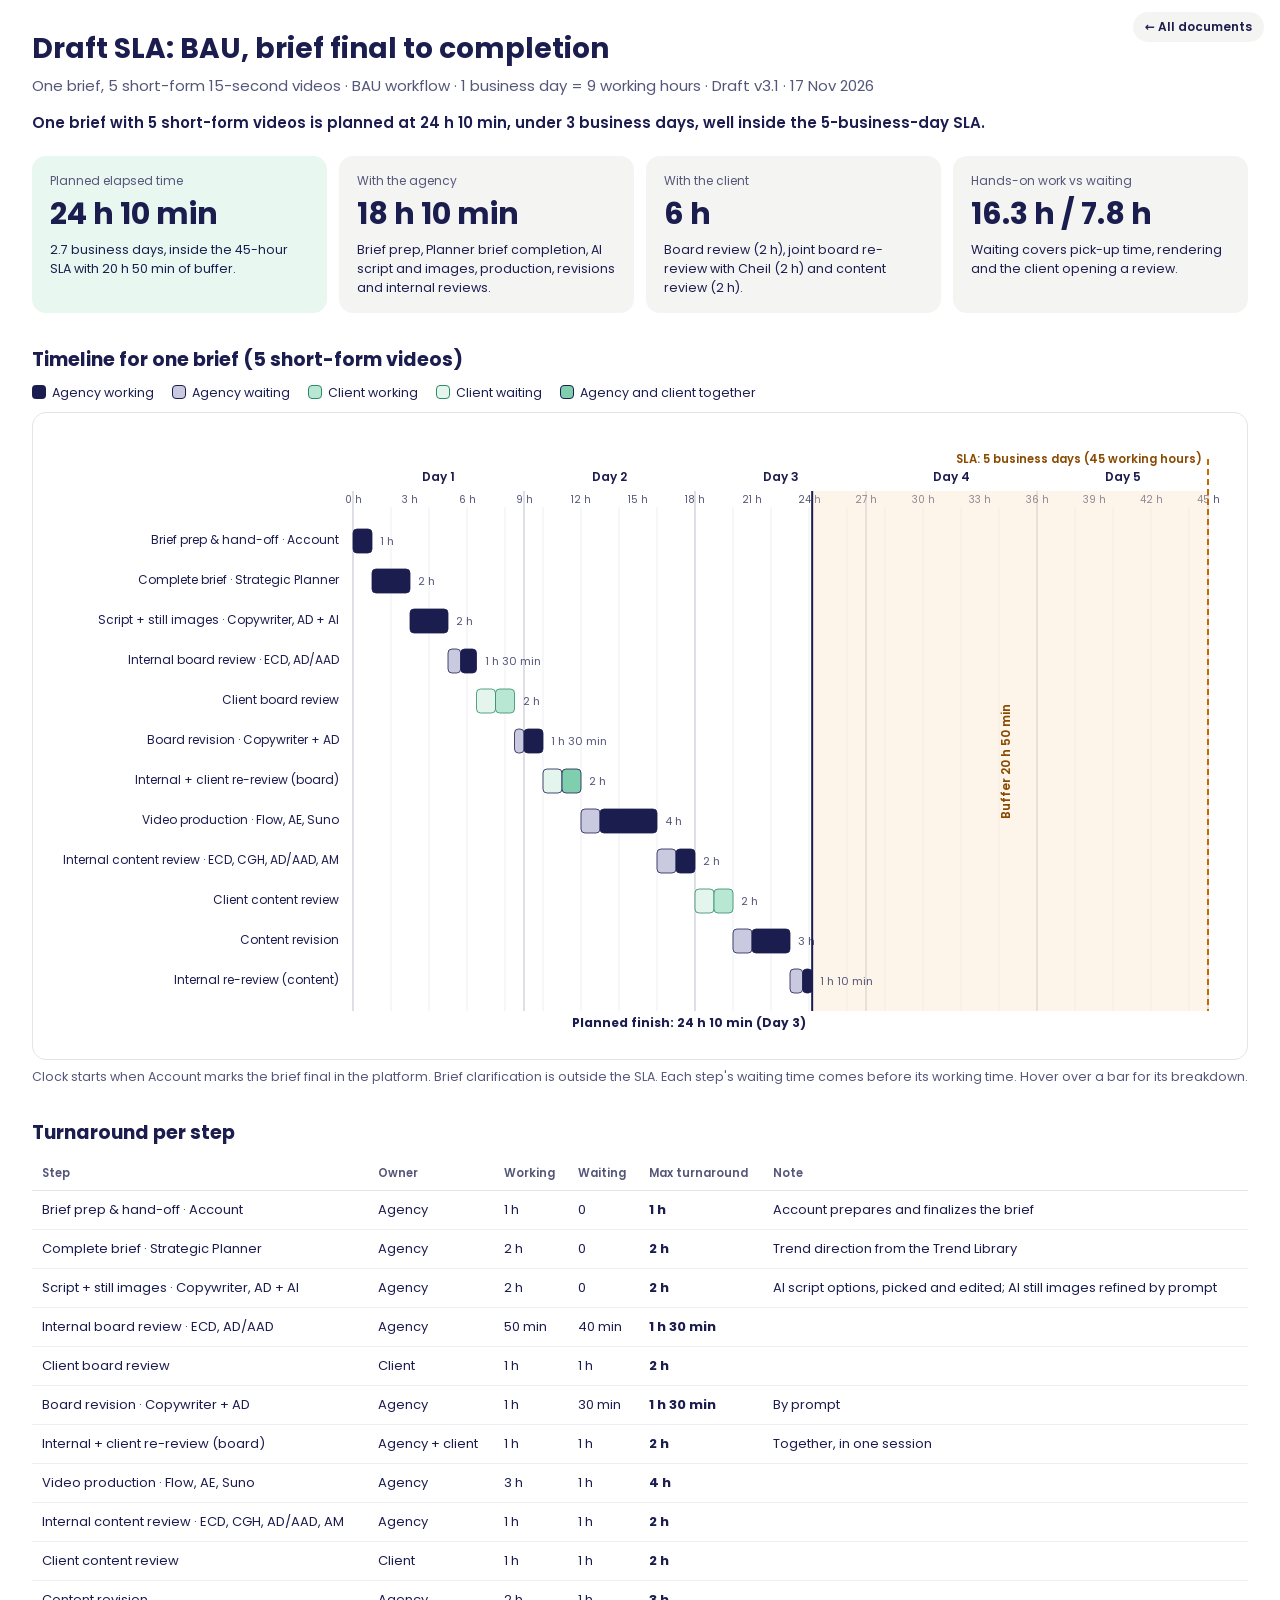
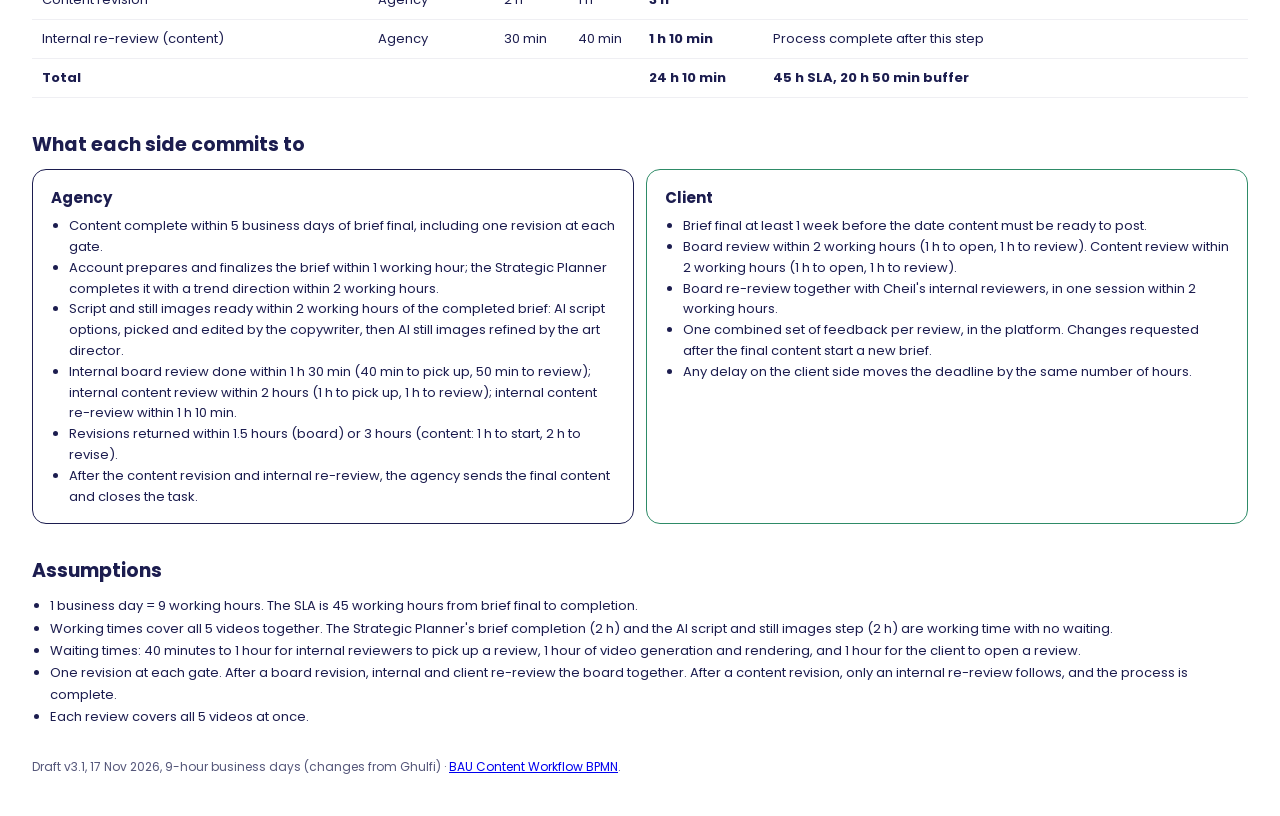
<file: bau-sla.html>
<!DOCTYPE html>
<html lang="en">
<head>
<meta charset="utf-8">
<meta name="robots" content="noindex, nofollow">
<meta name="viewport" content="width=device-width, initial-scale=1">
<title>Draft SLA · BAU</title>
<link href="https://fonts.googleapis.com/css2?family=Poppins:wght@400;500;600;700&display=swap" rel="stylesheet">
<style>
  :root { --navy:#1C1D4F; --mint:#B8E8D3; --mintd:#2E8B67; --grey:#F4F4F2; --msg:#55577A; --amber:#FBE3C4; --amberd:#6B3B00; }
  * { box-sizing:border-box; }
  body { margin:0; font-family:Poppins, system-ui, sans-serif; color:var(--navy); background:#fff; }
  .wrap { max-width:1440px; margin:0 auto; padding:28px 32px 40px; }
  h1 { margin:0; font-size:28px; font-weight:700; }
  .sub { margin:4px 0 0; font-size:15px; color:var(--msg); }
  .key { margin:14px 0 0; font-size:15px; font-weight:600; }
  .cards { display:grid; grid-template-columns:repeat(auto-fit, minmax(230px, 1fr)); gap:12px; margin:22px 0 8px; }
  .card { background:var(--grey); border-radius:14px; padding:16px 18px; }
  .card .lbl { font-size:12px; color:var(--msg); }
  .card .big { font-size:30px; font-weight:700; margin-top:2px; }
  .card .small { font-size:12.5px; margin-top:4px; line-height:1.5; }
  .card.ok { background:#E8F7F0; }
  h2 { font-size:19px; margin:32px 0 10px; }
  .legend { display:flex; gap:18px; font-size:12.5px; flex-wrap:wrap; margin-bottom:10px; }
  .sw { display:inline-block; width:14px; height:14px; border-radius:4px; vertical-align:-2px; margin-right:6px; }
  .chart { border:1px solid #E3E3EA; border-radius:14px; overflow-x:auto; padding:8px 0; }
  .chart svg { display:block; }
  .note { font-size:12.5px; color:var(--msg); margin-top:8px; }
  table { width:100%; border-collapse:collapse; font-size:13px; }
  th { text-align:left; font-size:11.5px; color:var(--msg); font-weight:600; padding:8px 10px; border-bottom:1.5px solid #E3E3EA; }
  td { padding:9px 10px; border-bottom:1px solid #EFEFF3; vertical-align:top; }
  td.num { white-space:nowrap; }
  tfoot td { font-weight:700; border-top:1.5px solid #E3E3EA; }
  .tablebox { overflow-x:auto; }
  .commit { display:grid; grid-template-columns:repeat(auto-fit, minmax(320px, 1fr)); gap:12px; }
  .box { border:1.5px solid #E3E3EA; border-radius:14px; padding:16px 18px; font-size:13px; line-height:1.6; }
  .box h3 { margin:0 0 6px; font-size:15px; }
  .box ul { margin:0; padding-left:18px; }
  .box.client { border-color:var(--mintd); }
  .box.agency { border-color:var(--navy); }
  .challenge { display:grid; grid-template-columns:repeat(auto-fit, minmax(300px, 1fr)); gap:12px; }
  .ch { background:var(--grey); border-radius:12px; padding:14px 16px; font-size:13px; line-height:1.55; }
  .ch b { display:block; font-size:13.5px; margin-bottom:4px; }
  .calc { display:flex; flex-wrap:wrap; gap:20px; align-items:flex-start; background:#fff; border:1.5px solid var(--navy); border-radius:14px; padding:18px; margin-top:14px; }
  .calc label { display:flex; flex-direction:column; gap:6px; font-size:12.5px; font-weight:600; min-width:220px; }
  .calc input[type=range] { width:220px; }
  .calc .out { flex:1 1 320px; display:grid; grid-template-columns:repeat(3, minmax(0, 1fr)); gap:10px; }
  .calc .o { background:var(--grey); border-radius:12px; padding:12px; }
  .calc .o .lbl { font-size:11.5px; color:var(--msg); }
  .calc .o .v { font-size:22px; font-weight:700; }
  .scale { margin-top:14px; }
  .scale td.n, .scale th.n { text-align:right; white-space:nowrap; }
  .scale tr.fixed td { color:var(--msg); }
  .scale td.chg { background:#E8F7F0; font-weight:700; color:#1F6B4D; }
  .scale .delta { font-size:11px; font-weight:600; color:#1F6B4D; display:block; }
  .scale .how { font-size:12px; color:var(--msg); }
  .pill { display:inline-block; font-size:12px; font-weight:600; padding:3px 10px; border-radius:999px; }
  ul.a { margin:0; padding-left:18px; font-size:13px; line-height:1.7; }
  .bar { cursor:pointer; outline:none; }
  .bar:hover .seg, .bar:focus .seg { stroke-width:2; filter:brightness(0.96); }
  #tip { position:fixed; z-index:10; pointer-events:none; display:none; background:#1C1D4F; color:#fff; border-radius:10px; padding:10px 12px; font-size:12px; line-height:1.5; box-shadow:0 6px 18px rgba(28,29,79,.25); min-width:210px; }
  #tip b { display:block; font-size:12.5px; margin-bottom:4px; }
  #tip .r { display:flex; justify-content:space-between; gap:16px; }
  #tip .r span:first-child { opacity:.75; }
  #tip .t { border-top:1px solid rgba(255,255,255,.25); margin-top:4px; padding-top:4px; font-weight:600; }
  footer { margin-top:30px; font-size:12px; color:var(--msg); }
</style>
</head>
<body>
<a href="./" style="position:fixed;top:12px;right:16px;z-index:20;font:600 12px Poppins,system-ui,sans-serif;color:#1C1D4F;background:#F4F4F2;border-radius:999px;padding:6px 12px;text-decoration:none">← All documents</a>
<div class="wrap">
  <h1>Draft SLA: BAU, brief final to completion</h1>
  <p class="sub">One brief, 5 short-form 15-second videos · BAU workflow · 1 business day = 9 working hours · Draft v3.1 · 17 Nov 2026</p>
  <p class="key">One brief with 5 short-form videos is planned at 24 h 10 min, under 3 business days, well inside the 5-business-day SLA.</p>

  <div class="cards">
    <div class="card ok"><div class="lbl">Planned elapsed time</div><div class="big">24 h 10 min</div><div class="small">2.7 business days, inside the 45-hour SLA with 20 h 50 min of buffer.</div></div>
    <div class="card"><div class="lbl">With the agency</div><div class="big">18 h 10 min</div><div class="small">Brief prep, Planner brief completion, AI script and images, production, revisions and internal reviews.</div></div>
    <div class="card"><div class="lbl">With the client</div><div class="big">6 h</div><div class="small">Board review (2 h), joint board re-review with Cheil (2 h) and content review (2 h).</div></div>
    <div class="card"><div class="lbl">Hands-on work vs waiting</div><div class="big">16.3 h / 7.8 h</div><div class="small">Waiting covers pick-up time, rendering and the client opening a review.</div></div>
  </div>

  <h2>Timeline for one brief (5 short-form videos)</h2>
  <div class="legend">
    <span><span class="sw" style="background:#1C1D4F"></span>Agency working</span>
    <span><span class="sw" style="background:#C9CAE0;border:1px solid #1C1D4F"></span>Agency waiting</span>
    <span><span class="sw" style="background:#B8E8D3;border:1px solid #2E8B67"></span>Client working</span>
    <span><span class="sw" style="background:#E3F5EC;border:1px solid #2E8B67"></span>Client waiting</span>
    <span><span class="sw" style="background:#7FCFAF;border:1px solid #1C1D4F"></span>Agency and client together</span>
  </div>
  <div class="chart"><svg viewBox="0 0 1345 630" width="1345" height="630" role="img" aria-label="One BAU brief with 5 short-form videos finishes at 24 h 10 min of working time, inside the 45-hour SLA" font-family="Poppins, system-ui, sans-serif"><line x1="320" y1="70" x2="320" y2="590" stroke="#C9CAD3" stroke-width="1.2"/><text x="405.5" y="60" font-size="12" font-weight="600" text-anchor="middle" fill="#1C1D4F">Day 1</text><line x1="491" y1="70" x2="491" y2="590" stroke="#C9CAD3" stroke-width="1.2"/><text x="576.5" y="60" font-size="12" font-weight="600" text-anchor="middle" fill="#1C1D4F">Day 2</text><line x1="662" y1="70" x2="662" y2="590" stroke="#C9CAD3" stroke-width="1.2"/><text x="747.5" y="60" font-size="12" font-weight="600" text-anchor="middle" fill="#1C1D4F">Day 3</text><line x1="833" y1="70" x2="833" y2="590" stroke="#C9CAD3" stroke-width="1.2"/><text x="918.5" y="60" font-size="12" font-weight="600" text-anchor="middle" fill="#1C1D4F">Day 4</text><line x1="1004" y1="70" x2="1004" y2="590" stroke="#C9CAD3" stroke-width="1.2"/><text x="1089.5" y="60" font-size="12" font-weight="600" text-anchor="middle" fill="#1C1D4F">Day 5</text><line x1="1175" y1="70" x2="1175" y2="590" stroke="#C9CAD3" stroke-width="1.2"/><line x1="358" y1="86" x2="358" y2="590" stroke="#EFEFF3"/><line x1="396" y1="86" x2="396" y2="590" stroke="#EFEFF3"/><line x1="434" y1="86" x2="434" y2="590" stroke="#EFEFF3"/><line x1="472" y1="86" x2="472" y2="590" stroke="#EFEFF3"/><line x1="510" y1="86" x2="510" y2="590" stroke="#EFEFF3"/><line x1="548" y1="86" x2="548" y2="590" stroke="#EFEFF3"/><line x1="586" y1="86" x2="586" y2="590" stroke="#EFEFF3"/><line x1="624" y1="86" x2="624" y2="590" stroke="#EFEFF3"/><line x1="700" y1="86" x2="700" y2="590" stroke="#EFEFF3"/><line x1="738" y1="86" x2="738" y2="590" stroke="#EFEFF3"/><line x1="776" y1="86" x2="776" y2="590" stroke="#EFEFF3"/><line x1="814" y1="86" x2="814" y2="590" stroke="#EFEFF3"/><line x1="852" y1="86" x2="852" y2="590" stroke="#EFEFF3"/><line x1="890" y1="86" x2="890" y2="590" stroke="#EFEFF3"/><line x1="928" y1="86" x2="928" y2="590" stroke="#EFEFF3"/><line x1="966" y1="86" x2="966" y2="590" stroke="#EFEFF3"/><line x1="1042" y1="86" x2="1042" y2="590" stroke="#EFEFF3"/><line x1="1080" y1="86" x2="1080" y2="590" stroke="#EFEFF3"/><line x1="1118" y1="86" x2="1118" y2="590" stroke="#EFEFF3"/><line x1="1156" y1="86" x2="1156" y2="590" stroke="#EFEFF3"/><text x="320" y="82" font-size="10" text-anchor="middle" fill="#55577A">0 h</text><text x="377" y="82" font-size="10" text-anchor="middle" fill="#55577A">3 h</text><text x="434" y="82" font-size="10" text-anchor="middle" fill="#55577A">6 h</text><text x="491" y="82" font-size="10" text-anchor="middle" fill="#55577A">9 h</text><text x="548" y="82" font-size="10" text-anchor="middle" fill="#55577A">12 h</text><text x="605" y="82" font-size="10" text-anchor="middle" fill="#55577A">15 h</text><text x="662" y="82" font-size="10" text-anchor="middle" fill="#55577A">18 h</text><text x="719" y="82" font-size="10" text-anchor="middle" fill="#55577A">21 h</text><text x="776" y="82" font-size="10" text-anchor="middle" fill="#55577A">24 h</text><text x="833" y="82" font-size="10" text-anchor="middle" fill="#55577A">27 h</text><text x="890" y="82" font-size="10" text-anchor="middle" fill="#55577A">30 h</text><text x="947" y="82" font-size="10" text-anchor="middle" fill="#55577A">33 h</text><text x="1004" y="82" font-size="10" text-anchor="middle" fill="#55577A">36 h</text><text x="1061" y="82" font-size="10" text-anchor="middle" fill="#55577A">39 h</text><text x="1118" y="82" font-size="10" text-anchor="middle" fill="#55577A">42 h</text><text x="1175" y="82" font-size="10" text-anchor="middle" fill="#55577A">45 h</text><rect x="779.1666666666667" y="70" width="395.83333333333326" height="520" fill="#FBE3C4" opacity="0.35"/><line x1="1175" y1="38" x2="1175" y2="590" stroke="#C26A00" stroke-width="2" stroke-dasharray="6 4"/><text x="1169" y="42" font-size="11.5" font-weight="600" text-anchor="end" fill="#8A4A00">SLA: 5 business days (45 working hours)</text><text x="306" y="123" font-size="12" text-anchor="end" fill="#1C1D4F">Brief prep &amp; hand-off · Account</text><g class="bar" data-tip="{&quot;step&quot;: &quot;Brief prep &amp; hand-off \u00b7 Account&quot;, &quot;who&quot;: &quot;Agency&quot;, &quot;wait&quot;: &quot;0&quot;, &quot;work&quot;: &quot;1 h&quot;, &quot;total&quot;: &quot;1 h&quot;, &quot;from&quot;: &quot;0 h&quot;, &quot;to&quot;: &quot;1 h&quot;, &quot;day&quot;: &quot;Day 1&quot;}" tabindex="0"><title>Brief prep &amp; hand-off · Account: waiting 0, working 1 h, total 1 h</title><rect class="seg" x="320.0" y="108" width="19" height="24" fill="#1C1D4F" stroke="#1C1D4F" stroke-width="0.8" rx="4"/><text x="347.0" y="124" font-size="11" fill="#55577A">1 h</text><rect x="320.0" y="104" width="89" height="32" fill="transparent"/></g><text x="306" y="163" font-size="12" text-anchor="end" fill="#1C1D4F">Complete brief · Strategic Planner</text><g class="bar" data-tip="{&quot;step&quot;: &quot;Complete brief \u00b7 Strategic Planner&quot;, &quot;who&quot;: &quot;Agency&quot;, &quot;wait&quot;: &quot;0&quot;, &quot;work&quot;: &quot;2 h&quot;, &quot;total&quot;: &quot;2 h&quot;, &quot;from&quot;: &quot;1 h&quot;, &quot;to&quot;: &quot;3 h&quot;, &quot;day&quot;: &quot;Day 1&quot;}" tabindex="0"><title>Complete brief · Strategic Planner: waiting 0, working 2 h, total 2 h</title><rect class="seg" x="339.0" y="148" width="38" height="24" fill="#1C1D4F" stroke="#1C1D4F" stroke-width="0.8" rx="4"/><text x="385.0" y="164" font-size="11" fill="#55577A">2 h</text><rect x="339.0" y="144" width="108" height="32" fill="transparent"/></g><text x="306" y="203" font-size="12" text-anchor="end" fill="#1C1D4F">Script + still images · Copywriter, AD + AI</text><g class="bar" data-tip="{&quot;step&quot;: &quot;Script + still images \u00b7 Copywriter, AD + AI&quot;, &quot;who&quot;: &quot;Agency&quot;, &quot;wait&quot;: &quot;0&quot;, &quot;work&quot;: &quot;2 h&quot;, &quot;total&quot;: &quot;2 h&quot;, &quot;from&quot;: &quot;3 h&quot;, &quot;to&quot;: &quot;5 h&quot;, &quot;day&quot;: &quot;Day 1&quot;}" tabindex="0"><title>Script + still images · Copywriter, AD + AI: waiting 0, working 2 h, total 2 h</title><rect class="seg" x="377.0" y="188" width="38" height="24" fill="#1C1D4F" stroke="#1C1D4F" stroke-width="0.8" rx="4"/><text x="423.0" y="204" font-size="11" fill="#55577A">2 h</text><rect x="377.0" y="184" width="108" height="32" fill="transparent"/></g><text x="306" y="243" font-size="12" text-anchor="end" fill="#1C1D4F">Internal board review · ECD, AD/AAD</text><g class="bar" data-tip="{&quot;step&quot;: &quot;Internal board review \u00b7 ECD, AD/AAD&quot;, &quot;who&quot;: &quot;Agency&quot;, &quot;wait&quot;: &quot;40 min&quot;, &quot;work&quot;: &quot;50 min&quot;, &quot;total&quot;: &quot;1 h 30 min&quot;, &quot;from&quot;: &quot;5 h&quot;, &quot;to&quot;: &quot;6 h 30 min&quot;, &quot;day&quot;: &quot;Day 1&quot;}" tabindex="0"><title>Internal board review · ECD, AD/AAD: waiting 40 min, working 50 min, total 1 h 30 min</title><rect class="seg" x="415.0" y="228" width="12.666666666666666" height="24" fill="#C9CAE0" stroke="#1C1D4F" stroke-width="0.8" rx="4"/><rect class="seg" x="427.6666666666667" y="228" width="15.833333333333334" height="24" fill="#1C1D4F" stroke="#1C1D4F" stroke-width="0.8" rx="4"/><text x="451.5" y="244" font-size="11" fill="#55577A">1 h 30 min</text><rect x="415.0" y="224" width="98.5" height="32" fill="transparent"/></g><text x="306" y="283" font-size="12" text-anchor="end" fill="#1C1D4F">Client board review</text><g class="bar" data-tip="{&quot;step&quot;: &quot;Client board review&quot;, &quot;who&quot;: &quot;Client&quot;, &quot;wait&quot;: &quot;1 h&quot;, &quot;work&quot;: &quot;1 h&quot;, &quot;total&quot;: &quot;2 h&quot;, &quot;from&quot;: &quot;6 h 30 min&quot;, &quot;to&quot;: &quot;8 h 30 min&quot;, &quot;day&quot;: &quot;Day 1&quot;}" tabindex="0"><title>Client board review: waiting 1 h, working 1 h, total 2 h</title><rect class="seg" x="443.5" y="268" width="19" height="24" fill="#E3F5EC" stroke="#2E8B67" stroke-width="0.8" rx="4"/><rect class="seg" x="462.5" y="268" width="19" height="24" fill="#B8E8D3" stroke="#2E8B67" stroke-width="0.8" rx="4"/><text x="489.5" y="284" font-size="11" fill="#55577A">2 h</text><rect x="443.5" y="264" width="108" height="32" fill="transparent"/></g><text x="306" y="323" font-size="12" text-anchor="end" fill="#1C1D4F">Board revision · Copywriter + AD</text><g class="bar" data-tip="{&quot;step&quot;: &quot;Board revision \u00b7 Copywriter + AD&quot;, &quot;who&quot;: &quot;Agency&quot;, &quot;wait&quot;: &quot;30 min&quot;, &quot;work&quot;: &quot;1 h&quot;, &quot;total&quot;: &quot;1 h 30 min&quot;, &quot;from&quot;: &quot;8 h 30 min&quot;, &quot;to&quot;: &quot;10 h&quot;, &quot;day&quot;: &quot;Day 1\u20132&quot;}" tabindex="0"><title>Board revision · Copywriter + AD: waiting 30 min, working 1 h, total 1 h 30 min</title><rect class="seg" x="481.5" y="308" width="9.5" height="24" fill="#C9CAE0" stroke="#1C1D4F" stroke-width="0.8" rx="4"/><rect class="seg" x="491.0" y="308" width="19" height="24" fill="#1C1D4F" stroke="#1C1D4F" stroke-width="0.8" rx="4"/><text x="518.0" y="324" font-size="11" fill="#55577A">1 h 30 min</text><rect x="481.5" y="304" width="98.5" height="32" fill="transparent"/></g><text x="306" y="363" font-size="12" text-anchor="end" fill="#1C1D4F">Internal + client re-review (board)</text><g class="bar" data-tip="{&quot;step&quot;: &quot;Internal + client re-review (board)&quot;, &quot;who&quot;: &quot;Agency + client&quot;, &quot;wait&quot;: &quot;1 h&quot;, &quot;work&quot;: &quot;1 h&quot;, &quot;total&quot;: &quot;2 h&quot;, &quot;from&quot;: &quot;10 h&quot;, &quot;to&quot;: &quot;12 h&quot;, &quot;day&quot;: &quot;Day 2&quot;}" tabindex="0"><title>Internal + client re-review (board): waiting 1 h, working 1 h, total 2 h</title><rect class="seg" x="510.0" y="348" width="19" height="24" fill="#E3F5EC" stroke="#1C1D4F" stroke-width="0.8" rx="4"/><rect class="seg" x="529.0" y="348" width="19" height="24" fill="#7FCFAF" stroke="#1C1D4F" stroke-width="0.8" rx="4"/><text x="556.0" y="364" font-size="11" fill="#55577A">2 h</text><rect x="510.0" y="344" width="108" height="32" fill="transparent"/></g><text x="306" y="403" font-size="12" text-anchor="end" fill="#1C1D4F">Video production · Flow, AE, Suno</text><g class="bar" data-tip="{&quot;step&quot;: &quot;Video production \u00b7 Flow, AE, Suno&quot;, &quot;who&quot;: &quot;Agency&quot;, &quot;wait&quot;: &quot;1 h&quot;, &quot;work&quot;: &quot;3 h&quot;, &quot;total&quot;: &quot;4 h&quot;, &quot;from&quot;: &quot;12 h&quot;, &quot;to&quot;: &quot;16 h&quot;, &quot;day&quot;: &quot;Day 2&quot;}" tabindex="0"><title>Video production · Flow, AE, Suno: waiting 1 h, working 3 h, total 4 h</title><rect class="seg" x="548.0" y="388" width="19" height="24" fill="#C9CAE0" stroke="#1C1D4F" stroke-width="0.8" rx="4"/><rect class="seg" x="567.0" y="388" width="57" height="24" fill="#1C1D4F" stroke="#1C1D4F" stroke-width="0.8" rx="4"/><text x="632.0" y="404" font-size="11" fill="#55577A">4 h</text><rect x="548.0" y="384" width="146" height="32" fill="transparent"/></g><text x="306" y="443" font-size="12" text-anchor="end" fill="#1C1D4F">Internal content review · ECD, CGH, AD/AAD, AM</text><g class="bar" data-tip="{&quot;step&quot;: &quot;Internal content review \u00b7 ECD, CGH, AD/AAD, AM&quot;, &quot;who&quot;: &quot;Agency&quot;, &quot;wait&quot;: &quot;1 h&quot;, &quot;work&quot;: &quot;1 h&quot;, &quot;total&quot;: &quot;2 h&quot;, &quot;from&quot;: &quot;16 h&quot;, &quot;to&quot;: &quot;18 h&quot;, &quot;day&quot;: &quot;Day 2&quot;}" tabindex="0"><title>Internal content review · ECD, CGH, AD/AAD, AM: waiting 1 h, working 1 h, total 2 h</title><rect class="seg" x="624.0" y="428" width="19" height="24" fill="#C9CAE0" stroke="#1C1D4F" stroke-width="0.8" rx="4"/><rect class="seg" x="643.0" y="428" width="19" height="24" fill="#1C1D4F" stroke="#1C1D4F" stroke-width="0.8" rx="4"/><text x="670.0" y="444" font-size="11" fill="#55577A">2 h</text><rect x="624.0" y="424" width="108" height="32" fill="transparent"/></g><text x="306" y="483" font-size="12" text-anchor="end" fill="#1C1D4F">Client content review</text><g class="bar" data-tip="{&quot;step&quot;: &quot;Client content review&quot;, &quot;who&quot;: &quot;Client&quot;, &quot;wait&quot;: &quot;1 h&quot;, &quot;work&quot;: &quot;1 h&quot;, &quot;total&quot;: &quot;2 h&quot;, &quot;from&quot;: &quot;18 h&quot;, &quot;to&quot;: &quot;20 h&quot;, &quot;day&quot;: &quot;Day 3&quot;}" tabindex="0"><title>Client content review: waiting 1 h, working 1 h, total 2 h</title><rect class="seg" x="662.0" y="468" width="19" height="24" fill="#E3F5EC" stroke="#2E8B67" stroke-width="0.8" rx="4"/><rect class="seg" x="681.0" y="468" width="19" height="24" fill="#B8E8D3" stroke="#2E8B67" stroke-width="0.8" rx="4"/><text x="708.0" y="484" font-size="11" fill="#55577A">2 h</text><rect x="662.0" y="464" width="108" height="32" fill="transparent"/></g><text x="306" y="523" font-size="12" text-anchor="end" fill="#1C1D4F">Content revision</text><g class="bar" data-tip="{&quot;step&quot;: &quot;Content revision&quot;, &quot;who&quot;: &quot;Agency&quot;, &quot;wait&quot;: &quot;1 h&quot;, &quot;work&quot;: &quot;2 h&quot;, &quot;total&quot;: &quot;3 h&quot;, &quot;from&quot;: &quot;20 h&quot;, &quot;to&quot;: &quot;23 h&quot;, &quot;day&quot;: &quot;Day 3&quot;}" tabindex="0"><title>Content revision: waiting 1 h, working 2 h, total 3 h</title><rect class="seg" x="700.0" y="508" width="19" height="24" fill="#C9CAE0" stroke="#1C1D4F" stroke-width="0.8" rx="4"/><rect class="seg" x="719.0" y="508" width="38" height="24" fill="#1C1D4F" stroke="#1C1D4F" stroke-width="0.8" rx="4"/><text x="765.0" y="524" font-size="11" fill="#55577A">3 h</text><rect x="700.0" y="504" width="127" height="32" fill="transparent"/></g><text x="306" y="563" font-size="12" text-anchor="end" fill="#1C1D4F">Internal re-review (content)</text><g class="bar" data-tip="{&quot;step&quot;: &quot;Internal re-review (content)&quot;, &quot;who&quot;: &quot;Agency&quot;, &quot;wait&quot;: &quot;40 min&quot;, &quot;work&quot;: &quot;30 min&quot;, &quot;total&quot;: &quot;1 h 10 min&quot;, &quot;from&quot;: &quot;23 h&quot;, &quot;to&quot;: &quot;24 h 10 min&quot;, &quot;day&quot;: &quot;Day 3&quot;}" tabindex="0"><title>Internal re-review (content): waiting 40 min, working 30 min, total 1 h 10 min</title><rect class="seg" x="757.0" y="548" width="12.666666666666666" height="24" fill="#C9CAE0" stroke="#1C1D4F" stroke-width="0.8" rx="4"/><rect class="seg" x="769.6666666666666" y="548" width="9.5" height="24" fill="#1C1D4F" stroke="#1C1D4F" stroke-width="0.8" rx="4"/><text x="787.1666666666666" y="564" font-size="11" fill="#55577A">1 h 10 min</text><rect x="757.0" y="544" width="92.16666666666666" height="32" fill="transparent"/></g><line x1="779.1666666666667" y1="70" x2="779.1666666666667" y2="590" stroke="#1C1D4F" stroke-width="2"/><text x="773.1666666666667" y="606" font-size="12" font-weight="700" text-anchor="end" fill="#1C1D4F">Planned finish: 24 h 10 min (Day 3)</text><text x="977.0833333333334" y="340.0" font-size="12" font-weight="600" text-anchor="middle" fill="#8A4A00" transform="rotate(-90 977.0833333333334 340.0)">Buffer 20 h 50 min</text></svg></div>
  <p class="note">Clock starts when Account marks the brief final in the platform. Brief clarification is outside the SLA. Each step's waiting time comes before its working time. Hover over a bar for its breakdown.</p>

  <h2>Turnaround per step</h2>
  <div class="tablebox">
  <table>
    <thead><tr><th>Step</th><th>Owner</th><th>Working</th><th>Waiting</th><th>Max turnaround</th><th>Note</th></tr></thead>
    <tbody>
<tr><td>Brief prep &amp; hand-off · Account</td><td>Agency</td><td class="num">1 h</td><td class="num">0</td><td class="num"><b>1 h</b></td><td>Account prepares and finalizes the brief</td></tr>
<tr><td>Complete brief · Strategic Planner</td><td>Agency</td><td class="num">2 h</td><td class="num">0</td><td class="num"><b>2 h</b></td><td>Trend direction from the Trend Library</td></tr>
<tr><td>Script + still images · Copywriter, AD + AI</td><td>Agency</td><td class="num">2 h</td><td class="num">0</td><td class="num"><b>2 h</b></td><td>AI script options, picked and edited; AI still images refined by prompt</td></tr>
<tr><td>Internal board review · ECD, AD/AAD</td><td>Agency</td><td class="num">50 min</td><td class="num">40 min</td><td class="num"><b>1 h 30 min</b></td><td></td></tr>
<tr><td>Client board review</td><td>Client</td><td class="num">1 h</td><td class="num">1 h</td><td class="num"><b>2 h</b></td><td></td></tr>
<tr><td>Board revision · Copywriter + AD</td><td>Agency</td><td class="num">1 h</td><td class="num">30 min</td><td class="num"><b>1 h 30 min</b></td><td>By prompt</td></tr>
<tr><td>Internal + client re-review (board)</td><td>Agency + client</td><td class="num">1 h</td><td class="num">1 h</td><td class="num"><b>2 h</b></td><td>Together, in one session</td></tr>
<tr><td>Video production · Flow, AE, Suno</td><td>Agency</td><td class="num">3 h</td><td class="num">1 h</td><td class="num"><b>4 h</b></td><td></td></tr>
<tr><td>Internal content review · ECD, CGH, AD/AAD, AM</td><td>Agency</td><td class="num">1 h</td><td class="num">1 h</td><td class="num"><b>2 h</b></td><td></td></tr>
<tr><td>Client content review</td><td>Client</td><td class="num">1 h</td><td class="num">1 h</td><td class="num"><b>2 h</b></td><td></td></tr>
<tr><td>Content revision</td><td>Agency</td><td class="num">2 h</td><td class="num">1 h</td><td class="num"><b>3 h</b></td><td></td></tr>
<tr><td>Internal re-review (content)</td><td>Agency</td><td class="num">30 min</td><td class="num">40 min</td><td class="num"><b>1 h 10 min</b></td><td>Process complete after this step</td></tr>
    </tbody>
    <tfoot><tr><td>Total</td><td></td><td></td><td></td><td>24 h 10 min</td><td>45 h SLA, 20 h 50 min buffer</td></tr></tfoot>
  </table>
  </div>

  <h2>What each side commits to</h2>
  <div class="commit">
    <div class="box agency"><h3>Agency</h3><ul>
      <li>Content complete within 5 business days of brief final, including one revision at each gate.</li>
      <li>Account prepares and finalizes the brief within 1 working hour; the Strategic Planner completes it with a trend direction within 2 working hours.</li>
      <li>Script and still images ready within 2 working hours of the completed brief: AI script options, picked and edited by the copywriter, then AI still images refined by the art director.</li>
      <li>Internal board review done within 1 h 30 min (40 min to pick up, 50 min to review); internal content review within 2 hours (1 h to pick up, 1 h to review); internal content re-review within 1 h 10 min.</li>
      <li>Revisions returned within 1.5 hours (board) or 3 hours (content: 1 h to start, 2 h to revise).</li>
      <li>After the content revision and internal re-review, the agency sends the final content and closes the task.</li>
    </ul></div>
    <div class="box client"><h3>Client</h3><ul>
      <li>Brief final at least 1 week before the date content must be ready to post.</li>
      <li>Board review within 2 working hours (1 h to open, 1 h to review). Content review within 2 working hours (1 h to open, 1 h to review).</li>
      <li>Board re-review together with Cheil's internal reviewers, in one session within 2 working hours.</li>
      <li>One combined set of feedback per review, in the platform. Changes requested after the final content start a new brief.</li>
      <li>Any delay on the client side moves the deadline by the same number of hours.</li>
    </ul></div>
  </div>

  <h2>Assumptions</h2>
  <ul class="a">
    <li>1 business day = 9 working hours. The SLA is 45 working hours from brief final to completion.</li>
    <li>Working times cover all 5 videos together. The Strategic Planner's brief completion (2 h) and the AI script and still images step (2 h) are working time with no waiting.</li>
    <li>Waiting times: 40 minutes to 1 hour for internal reviewers to pick up a review, 1 hour of video generation and rendering, and 1 hour for the client to open a review.</li>
    <li>One revision at each gate. After a board revision, internal and client re-review the board together. After a content revision, only an internal re-review follows, and the process is complete.</li>
    <li>Each review covers all 5 videos at once.</li>
  </ul>

  <footer>Draft v3.1, 17 Nov 2026, 9-hour business days (changes from Ghulfi) · <a href="bau-bpmn.html">BAU Content Workflow BPMN</a>.</footer>
</div>
<div id="tip"></div>
<script>
  const tip = document.getElementById('tip');
  function showTip(g, x, y) {
    const d = JSON.parse(g.dataset.tip);
    tip.innerHTML = '<b></b><div class="r"><span>Waiting</span><span></span></div><div class="r"><span>Working</span><span></span></div><div class="r t"><span>Total</span><span></span></div><div class="r"><span>Clock</span><span></span></div>';
    const s = tip.querySelectorAll('b, .r span:last-child');
    s[0].textContent = d.step + ' · ' + d.who;
    s[1].textContent = d.wait; s[2].textContent = d.work; s[3].textContent = d.total;
    s[4].textContent = d.from + ' → ' + d.to + ' (' + d.day + ')';
    tip.style.display = 'block';
    const r = tip.getBoundingClientRect();
    tip.style.left = Math.min(x + 14, innerWidth - r.width - 8) + 'px';
    tip.style.top = (y + 16 + r.height > innerHeight ? y - r.height - 12 : y + 16) + 'px';
  }
  document.querySelectorAll('.bar').forEach(g => {
    g.querySelector('title').remove();
    g.addEventListener('mousemove', e => showTip(g, e.clientX, e.clientY));
    g.addEventListener('mouseleave', () => tip.style.display = 'none');
    g.addEventListener('focus', () => { const b = g.getBoundingClientRect(); showTip(g, b.left, b.bottom - 16); });
    g.addEventListener('blur', () => tip.style.display = 'none');
  });
</script>
</body>
</html>
</file>
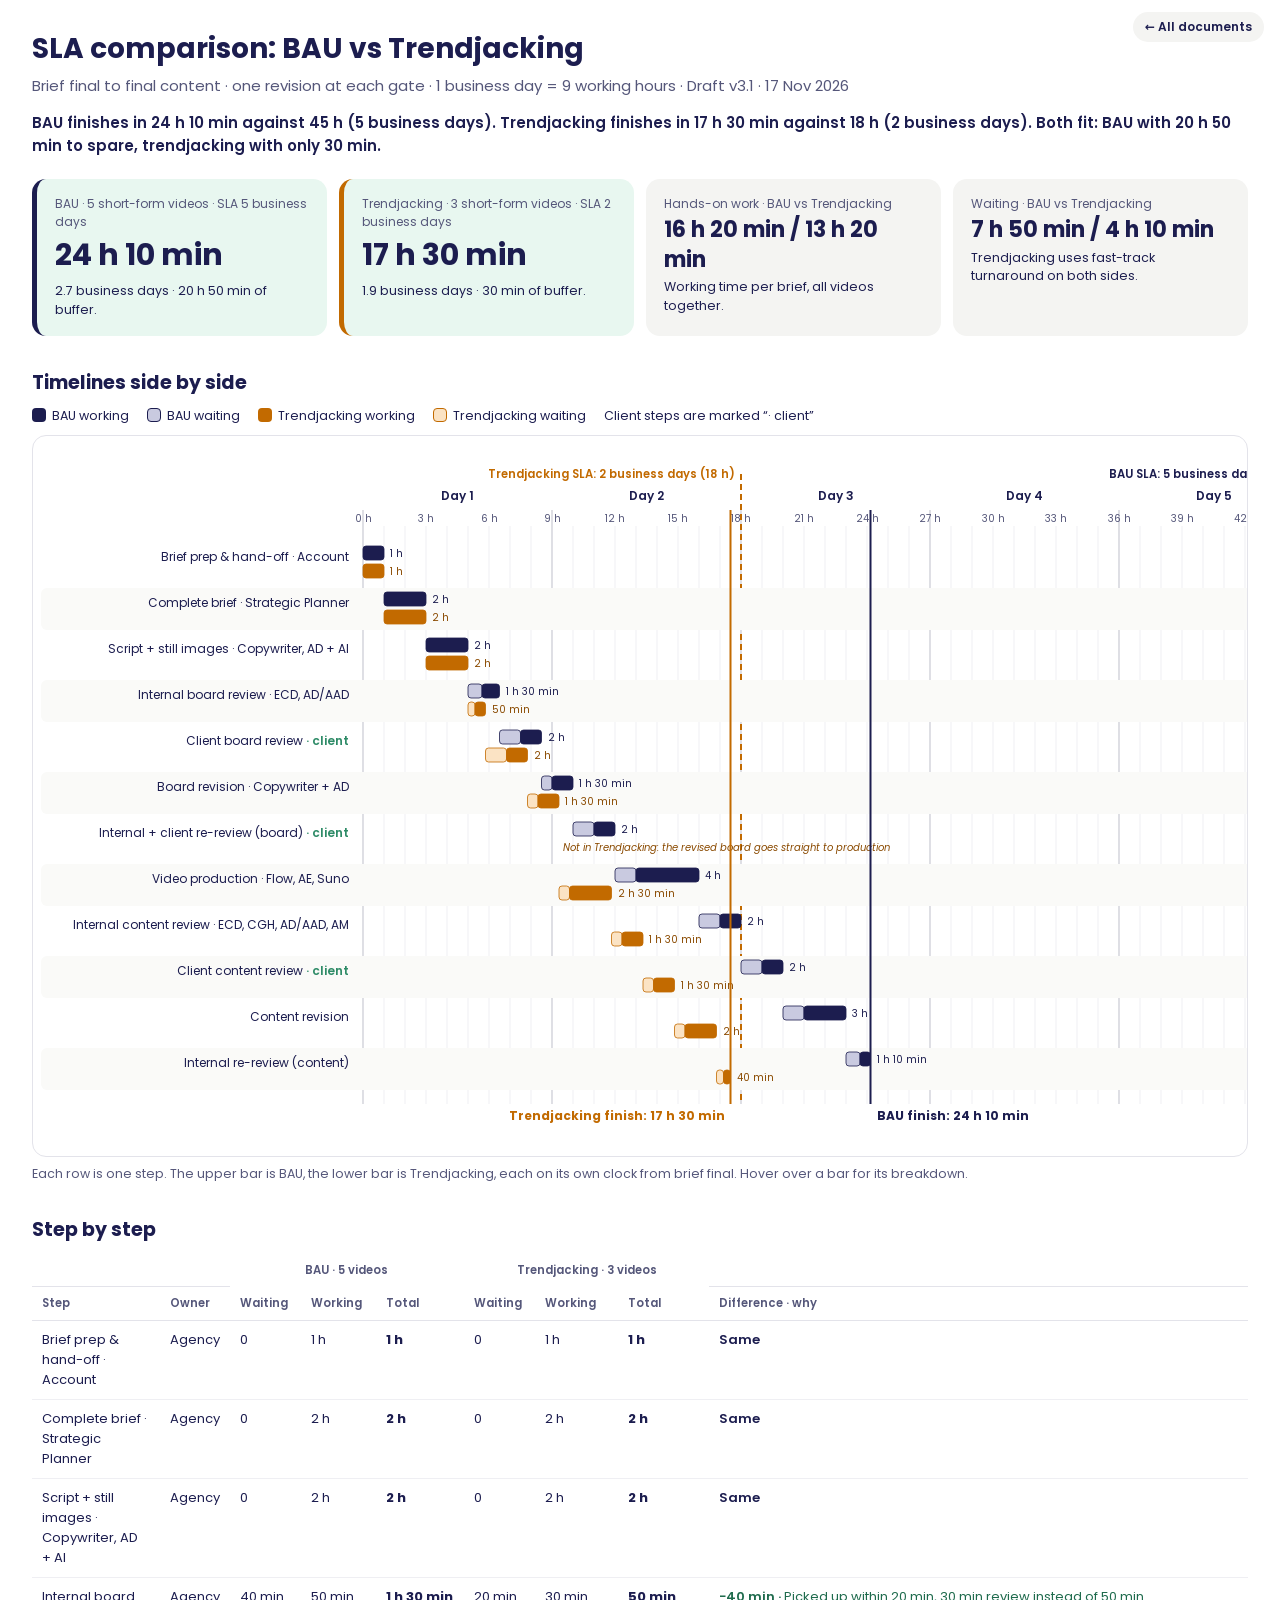
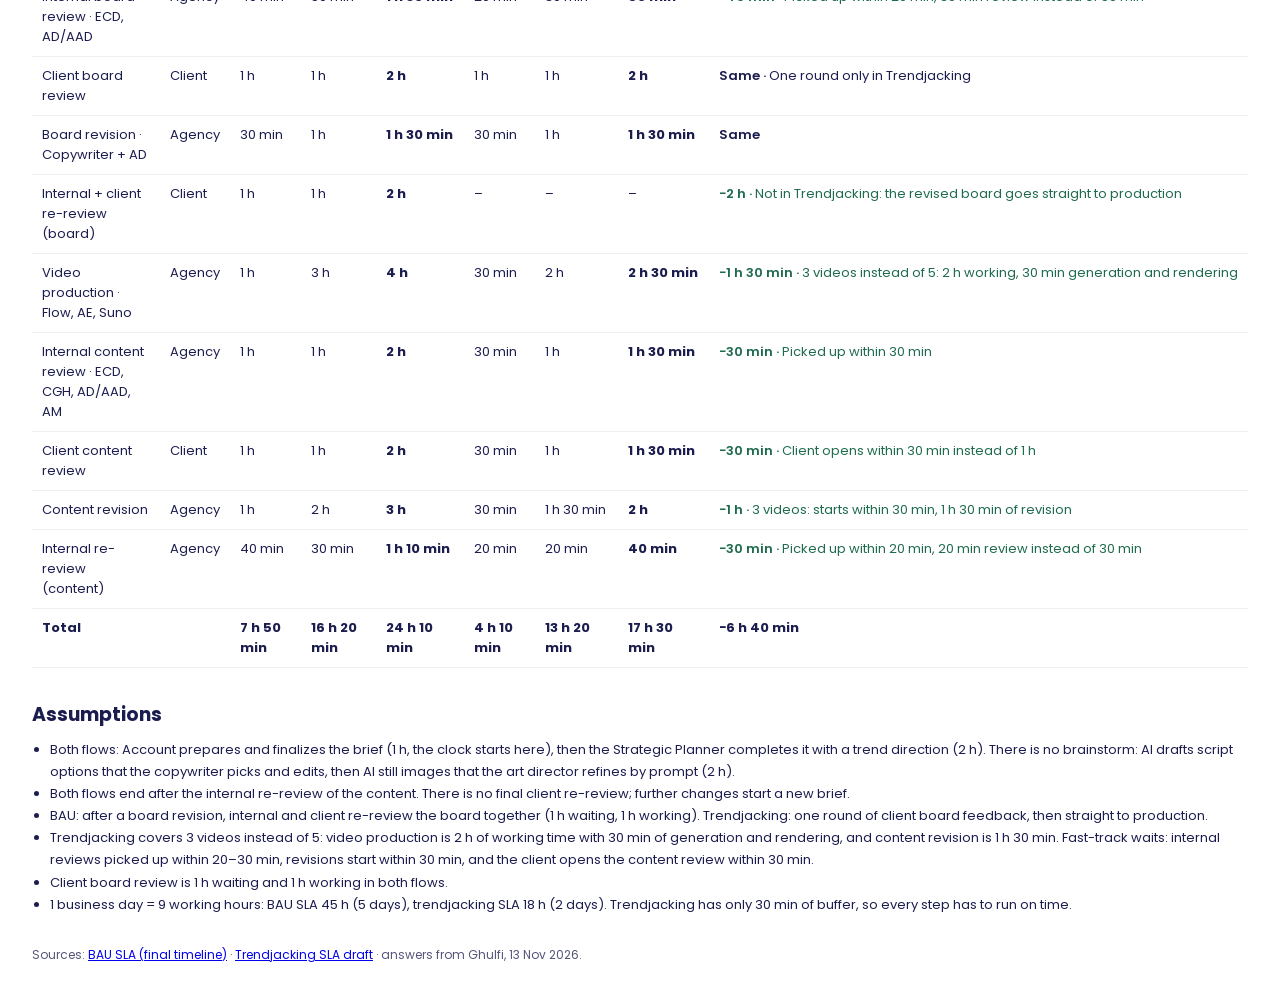
<file: sla-comparison.html>
<!DOCTYPE html>
<html lang="en">
<head>
<meta charset="utf-8">
<meta name="robots" content="noindex, nofollow">
<meta name="viewport" content="width=device-width, initial-scale=1">
<title>SLA comparison · BAU vs Trendjacking</title>
<link href="https://fonts.googleapis.com/css2?family=Poppins:wght@400;500;600;700&display=swap" rel="stylesheet">
<style>
  :root { --navy:#1C1D4F; --mint:#B8E8D3; --mintd:#2E8B67; --grey:#F4F4F2; --msg:#55577A; --amber:#FBE3C4; --amberd:#6B3B00; }
  * { box-sizing:border-box; }
  body { margin:0; font-family:Poppins, system-ui, sans-serif; color:var(--navy); background:#fff; }
  .wrap { max-width:1440px; margin:0 auto; padding:28px 32px 40px; }
  h1 { margin:0; font-size:28px; font-weight:700; }
  .sub { margin:4px 0 0; font-size:15px; color:var(--msg); }
  .key { margin:14px 0 0; font-size:15px; font-weight:600; }
  .cards { display:grid; grid-template-columns:repeat(auto-fit, minmax(230px, 1fr)); gap:12px; margin:22px 0 8px; }
  .card { background:var(--grey); border-radius:14px; padding:16px 18px; }
  .card .lbl { font-size:12px; color:var(--msg); }
  .card .big { font-size:30px; font-weight:700; margin-top:2px; }
  .card .small { font-size:12.5px; margin-top:4px; line-height:1.5; }
  .card.ok { background:#E8F7F0; }
  h2 { font-size:19px; margin:32px 0 10px; }
  .legend { display:flex; gap:18px; font-size:12.5px; flex-wrap:wrap; margin-bottom:10px; }
  .sw { display:inline-block; width:14px; height:14px; border-radius:4px; vertical-align:-2px; margin-right:6px; }
  .chart { border:1px solid #E3E3EA; border-radius:14px; overflow-x:auto; padding:8px 0; }
  .chart svg { display:block; }
  .note { font-size:12.5px; color:var(--msg); margin-top:8px; }
  table { width:100%; border-collapse:collapse; font-size:13px; }
  th { text-align:left; font-size:11.5px; color:var(--msg); font-weight:600; padding:8px 10px; border-bottom:1.5px solid #E3E3EA; }
  td { padding:9px 10px; border-bottom:1px solid #EFEFF3; vertical-align:top; }
  td.num { white-space:nowrap; }
  tfoot td { font-weight:700; border-top:1.5px solid #E3E3EA; }
  .tablebox { overflow-x:auto; }
  .commit { display:grid; grid-template-columns:repeat(auto-fit, minmax(320px, 1fr)); gap:12px; }
  .box { border:1.5px solid #E3E3EA; border-radius:14px; padding:16px 18px; font-size:13px; line-height:1.6; }
  .box h3 { margin:0 0 6px; font-size:15px; }
  .box ul { margin:0; padding-left:18px; }
  .box.client { border-color:var(--mintd); }
  .box.agency { border-color:var(--navy); }
  .challenge { display:grid; grid-template-columns:repeat(auto-fit, minmax(300px, 1fr)); gap:12px; }
  .ch { background:var(--grey); border-radius:12px; padding:14px 16px; font-size:13px; line-height:1.55; }
  .ch b { display:block; font-size:13.5px; margin-bottom:4px; }
  .calc { display:flex; flex-wrap:wrap; gap:20px; align-items:flex-start; background:#fff; border:1.5px solid var(--navy); border-radius:14px; padding:18px; margin-top:14px; }
  .calc label { display:flex; flex-direction:column; gap:6px; font-size:12.5px; font-weight:600; min-width:220px; }
  .calc input[type=range] { width:220px; }
  .calc .out { flex:1 1 320px; display:grid; grid-template-columns:repeat(3, minmax(0, 1fr)); gap:10px; }
  .calc .o { background:var(--grey); border-radius:12px; padding:12px; }
  .calc .o .lbl { font-size:11.5px; color:var(--msg); }
  .calc .o .v { font-size:22px; font-weight:700; }
  .scale { margin-top:14px; }
  .scale td.n, .scale th.n { text-align:right; white-space:nowrap; }
  .scale tr.fixed td { color:var(--msg); }
  .scale td.chg { background:#E8F7F0; font-weight:700; color:#1F6B4D; }
  .scale .delta { font-size:11px; font-weight:600; color:#1F6B4D; display:block; }
  .scale .how { font-size:12px; color:var(--msg); }
  .pill { display:inline-block; font-size:12px; font-weight:600; padding:3px 10px; border-radius:999px; }
  ul.a { margin:0; padding-left:18px; font-size:13px; line-height:1.7; }
  .bar { cursor:pointer; outline:none; }
  .bar:hover .seg, .bar:focus .seg { stroke-width:2; filter:brightness(0.96); }
  #tip { position:fixed; z-index:10; pointer-events:none; display:none; background:#1C1D4F; color:#fff; border-radius:10px; padding:10px 12px; font-size:12px; line-height:1.5; box-shadow:0 6px 18px rgba(28,29,79,.25); min-width:210px; }
  #tip .w { margin-top:4px; font-size:11.5px; color:#FBE3C4; max-width:260px; }
  #tip b { display:block; font-size:12.5px; margin-bottom:4px; }
  #tip .r { display:flex; justify-content:space-between; gap:16px; }
  #tip .r span:first-child { opacity:.75; }
  #tip .t { border-top:1px solid rgba(255,255,255,.25); margin-top:4px; padding-top:4px; font-weight:600; }
  footer { margin-top:30px; font-size:12px; color:var(--msg); }

  .card.over { background:#FBE3C4; }
  .levers { display:grid; grid-template-columns:repeat(auto-fit, minmax(300px, 1fr)); gap:10px; margin:6px 0 14px; }
  .lever { display:flex; gap:10px; align-items:flex-start; background:var(--grey); border-radius:12px; padding:12px 14px; font-size:13px; line-height:1.45; cursor:pointer; }
  .lever input { margin-top:3px; accent-color:#1C1D4F; }
  .lever b { display:block; font-size:13px; }
  .lever span.s { color:var(--msg); font-size:12px; }
  .lever.slider { cursor:default; flex-direction:column; gap:4px; }
  .lever.slider input { width:100%; }
  td.chg { color:#8A4A00; font-weight:600; }
  td.same { color:var(--msg); }
  .dot { display:inline-block; width:8px; height:8px; border-radius:50%; background:#C26A00; margin-right:6px; vertical-align:1px; }
  #pre { display:none; }

  .card.bau { border-left:5px solid #1C1D4F; }
  .card.tj { border-left:5px solid #C26A00; }
  .card.over { background:#FBE3C4; }
  td.d { white-space:nowrap; font-weight:600; }
  td.d.up { color:#8A4A00; } td.d.down { color:#1F6B4D; }
  th.grp { text-align:center; border-bottom:none; }
  .sub2 { font-size:11px; color:var(--msg); font-weight:500; }
</style>
</head>
<body>
<a href="./" style="position:fixed;top:12px;right:16px;z-index:20;font:600 12px Poppins,system-ui,sans-serif;color:#1C1D4F;background:#F4F4F2;border-radius:999px;padding:6px 12px;text-decoration:none">← All documents</a>
<div class="wrap">
  <h1>SLA comparison: BAU vs Trendjacking</h1>
  <p class="sub">Brief final to final content · one revision at each gate · 1 business day = 9 working hours · Draft v3.1 · 17 Nov 2026</p>
  <p class="key" id="keyMsg"></p>

  <div class="cards">
    <div class="card bau ok"><div class="lbl">BAU · 5 short-form videos · SLA 5 business days</div><div class="big" id="bTot"></div><div class="small" id="bSub"></div></div>
    <div class="card tj" id="tCard"><div class="lbl">Trendjacking · 3 short-form videos · SLA 2 business days</div><div class="big" id="tTot"></div><div class="small" id="tSub"></div></div>
    <div class="card"><div class="lbl">Hands-on work · BAU vs Trendjacking</div><div class="big" id="work" style="font-size:22px;line-height:1.35"></div><div class="small" id="workSub"></div></div>
    <div class="card"><div class="lbl">Waiting · BAU vs Trendjacking</div><div class="big" id="wait" style="font-size:22px;line-height:1.35"></div><div class="small">Trendjacking uses fast-track turnaround on both sides.</div></div>
  </div>

  <h2>Timelines side by side</h2>
  <div class="legend">
    <span><span class="sw" style="background:#1C1D4F"></span>BAU working</span>
    <span><span class="sw" style="background:#C9CAE0;border:1px solid #1C1D4F"></span>BAU waiting</span>
    <span><span class="sw" style="background:#C26A00"></span>Trendjacking working</span>
    <span><span class="sw" style="background:#FBE3C4;border:1px solid #C26A00"></span>Trendjacking waiting</span>
    <span>Client steps are marked “· client”</span>
  </div>
  <div class="chart" id="chart"></div>
  <p class="note">Each row is one step. The upper bar is BAU, the lower bar is Trendjacking, each on its own clock from brief final. Hover over a bar for its breakdown.</p>

  <h2>Step by step</h2>
  <div class="tablebox">
  <table>
    <thead>
      <tr><th></th><th></th><th class="grp" colspan="3">BAU · 5 videos</th><th class="grp" colspan="3">Trendjacking · 3 videos</th><th></th></tr>
      <tr><th>Step</th><th>Owner</th><th>Waiting</th><th>Working</th><th>Total</th><th>Waiting</th><th>Working</th><th>Total</th><th>Difference · why</th></tr>
    </thead>
    <tbody id="tb"></tbody>
    <tfoot><tr><td>Total</td><td></td><td id="fBW"></td><td id="fBK"></td><td id="fBT"></td><td id="fTW"></td><td id="fTK"></td><td id="fTT"></td><td id="fD"></td></tr></tfoot>
  </table>
  </div>

  <h2>Assumptions</h2>
  <ul class="a">
    <li>Both flows: Account prepares and finalizes the brief (1 h, the clock starts here), then the Strategic Planner completes it with a trend direction (2 h). There is no brainstorm: AI drafts script options that the copywriter picks and edits, then AI still images that the art director refines by prompt (2 h).</li>
    <li>Both flows end after the internal re-review of the content. There is no final client re-review; further changes start a new brief.</li>
    <li>BAU: after a board revision, internal and client re-review the board together (1 h waiting, 1 h working). Trendjacking: one round of client board feedback, then straight to production.</li>
    <li>Trendjacking covers 3 videos instead of 5: video production is 2 h of working time with 30 min of generation and rendering, and content revision is 1 h 30 min. Fast-track waits: internal reviews picked up within 20–30 min, revisions start within 30 min, and the client opens the content review within 30 min.</li>
    <li>Client board review is 1 h waiting and 1 h working in both flows.</li>
    <li>1 business day = 9 working hours: BAU SLA 45 h (5 days), trendjacking SLA 18 h (2 days). Trendjacking has only 30 min of buffer, so every step has to run on time.</li>
</ul>

  <footer>Sources: <a href="bau-sla.html">BAU SLA (final timeline)</a> · <a href="trendjacking-sla.html">Trendjacking SLA draft</a> · answers from Ghulfi, 13 Nov 2026.</footer>
</div>
<div id="tip"></div>
<script>
const NAVY='#1C1D4F', MSG='#55577A', OR='#C26A00';
// label, owner, BAU [wait, work] or null, TJ [wait, work] or null, why
const S = [
  ['Brief prep & hand-off · Account','A',[0,1],[0,1],''],
  ['Complete brief · Strategic Planner','A',[0,2],[0,2],''],
  ['Script + still images · Copywriter, AD + AI','A',[0,2],[0,2],''],
  ['Internal board review · ECD, AD/AAD','A',[2/3,5/6],[1/3,0.5],'Picked up within 20 min, 30 min review instead of 50 min'],
  ['Client board review','C',[1,1],[1,1],'One round only in Trendjacking'],
  ['Board revision · Copywriter + AD','A',[0.5,1],[0.5,1],''],
  ['Internal + client re-review (board)','C',[1,1],null,'','Not in Trendjacking: the revised board goes straight to production'],
  ['Video production · Flow, AE, Suno','A',[1,3],[0.5,2],'3 videos instead of 5: 2 h working, 30 min generation and rendering'],
  ['Internal content review · ECD, CGH, AD/AAD, AM','A',[1,1],[0.5,1],'Picked up within 30 min'],
  ['Client content review','C',[1,1],[0.5,1],'Client opens within 30 min instead of 1 h'],
  ['Content revision','A',[1,2],[0.5,1.5],'3 videos: starts within 30 min, 1 h 30 min of revision'],
  ['Internal re-review (content)','A',[2/3,0.5],[1/3,1/3],'Picked up within 20 min, 20 min review instead of 30 min'],
];
const $ = id => document.getElementById(id);
const fh = h => { const m = Math.round(h * 60); if (m === 0) return '0'; if (m < 60) return m + ' min'; const a = Math.floor(m / 60), b = m % 60; return b ? a + ' h ' + b + ' min' : a + ' h'; };
const sum = (k, i) => S.reduce((a, r) => a + (r[k] ? r[k][i] : 0), 0);
const BW = sum(2,0), BK = sum(2,1), TW = sum(3,0), TK = sum(3,1), BT = BW + BK, TT = TW + TK;

$('bTot').textContent = fh(BT);
const DAY = 9;
$('bSub').textContent = (BT / DAY).toFixed(1) + ' business days · ' + fh(45 - BT) + ' of buffer.';
$('tTot').textContent = fh(TT);
$('tCard').className = 'card tj ' + (TT <= 18 ? 'ok' : 'over');
$('tSub').textContent = (TT / DAY).toFixed(1) + ' business days · ' + (TT <= 18 ? fh(18 - TT) + ' of buffer.' : fh(TT - 18) + ' over the 18-hour SLA.');
$('work').textContent = fh(BK) + ' / ' + fh(TK);
$('workSub').textContent = 'Working time per brief, all videos together.';
$('wait').textContent = fh(BW) + ' / ' + fh(TW);
$('keyMsg').textContent = 'BAU finishes in ' + fh(BT) + ' against 45 h (5 business days). Trendjacking finishes in ' + fh(TT) + ' against 18 h (2 business days). Both fit: BAU with ' + fh(45 - BT) + ' to spare, trendjacking with only ' + fh(18 - TT) + '.';

// chart
const PXH = 21, X0 = 330, ROW = 46, TOP = 96, HOURS = 45;
const Wd = X0 + HOURS * PXH + 110, H = TOP + S.length * ROW + 56;
let o = [];
for (let d = 0; d <= HOURS / DAY; d++) {
  const x = X0 + d * DAY * PXH;
  o.push(`<line x1="${x}" y1="${TOP - 30}" x2="${x}" y2="${H - 44}" stroke="#C9CAD3" stroke-width="1.2"/>`);
  if (d < HOURS / DAY) o.push(`<text x="${x + DAY / 2 * PXH}" y="${TOP - 40}" font-size="12" font-weight="600" text-anchor="middle" fill="${NAVY}">Day ${d + 1}</text>`);
}
for (let h = 0; h <= HOURS; h++) if (h % DAY) o.push(`<line x1="${X0 + h * PXH}" y1="${TOP - 14}" x2="${X0 + h * PXH}" y2="${H - 44}" stroke="#EFEFF3"/>`);
for (let h = 0; h <= HOURS; h += 3) o.push(`<text x="${X0 + h * PXH}" y="${TOP - 18}" font-size="10" text-anchor="middle" fill="${MSG}">${h} h</text>`);
const sl = (h, c, txt, dy) => { const x = X0 + h * PXH; o.push(`<line x1="${x}" y1="${TOP - 66 + dy}" x2="${x}" y2="${H - 44}" stroke="${c}" stroke-width="2" stroke-dasharray="6 4"/>`); o.push(`<text x="${x - 6}" y="${TOP - 62 + dy}" font-size="11.5" font-weight="600" text-anchor="end" fill="${c}">${txt}</text>`); };
sl(18, OR, 'Trendjacking SLA: 2 business days (18 h)', 0);
sl(45, NAVY, 'BAU SLA: 5 business days (45 h)', 0);
let tb = 0, tt = 0, rows = '';
const bar = (y, t, w, k, isB, label, who, why) => {
  const [wc, kc, st] = isB ? ['#C9CAE0', NAVY, NAVY] : ['#FBE3C4', OR, OR];
  const xw = X0 + t * PXH, ww = w * PXH, xk = xw + ww, wk = Math.max(k * PXH, 3);
  const d1 = Math.floor(t / DAY) + 1, d2 = Math.floor((t + w + k - 1e-6) / DAY) + 1;
  const data = JSON.stringify({step: (isB ? 'BAU · ' : 'Trendjacking · ') + label, who, wait: fh(w), work: fh(k), total: fh(w + k), from: t ? fh(t) : '0 h', to: fh(t + w + k), day: 'Day ' + d1 + (d1 === d2 ? '' : '–' + d2), why}).replace(/"/g, '&quot;');
  o.push(`<g class="bar" data-tip="${data}" tabindex="0">`);
  if (ww > 0) o.push(`<rect class="seg" x="${xw}" y="${y}" width="${ww}" height="14" fill="${wc}" stroke="${st}" stroke-width="0.8" rx="3"/>`);
  o.push(`<rect class="seg" x="${xk}" y="${y}" width="${wk}" height="14" fill="${kc}" stroke="${st}" stroke-width="0.8" rx="3"/>`);
  o.push(`<text x="${xk + wk + 6}" y="${y + 11}" font-size="10" fill="${isB ? NAVY : '#8A4A00'}">${fh(w + k)}</text>`);
  o.push(`<rect x="${xw}" y="${y - 2}" width="${ww + wk + 60}" height="18" fill="transparent"/></g>`);
};
S.forEach(([label, owner, b, t, why, note], i) => {
  const y = TOP + i * ROW, who = owner === 'A' ? 'Agency' : 'Client';
  if (i % 2) o.push(`<rect x="8" y="${y + 2}" width="${Wd - 16}" height="${ROW - 4}" fill="#FAFAF8" rx="6"/>`);
  o.push(`<text x="${X0 - 14}" y="${y + 21}" font-size="12" text-anchor="end" fill="${NAVY}">${label}${owner === 'C' ? ' <tspan fill="#2E8B67" font-weight="600">· client</tspan>' : ''}</text>`);
  if (b) { bar(y + 6, tb, b[0], b[1], true, label, who, ''); tb += b[0] + b[1]; }
  else o.push(`<text x="${X0 + tb * PXH + 4}" y="${y + 17}" font-size="10" fill="${MSG}" font-style="italic">not in BAU</text>`);
  if (t) { bar(y + 24, tt, t[0], t[1], false, label, who, why); tt += t[0] + t[1]; }
  else o.push(`<text x="${X0 + tt * PXH + 4}" y="${y + 35}" font-size="10" fill="#8A4A00" font-style="italic">${note}</text>`);
  const bt = b ? b[0] + b[1] : 0, ttt = t ? t[0] + t[1] : 0, d = ttt - bt;
  rows += `<tr><td>${label}</td><td>${who}</td>` +
    (b ? `<td class="num">${fh(b[0])}</td><td class="num">${fh(b[1])}</td><td class="num"><b>${fh(bt)}</b></td>` : '<td>–</td><td>–</td><td>–</td>') +
    (t ? `<td class="num">${fh(t[0])}</td><td class="num">${fh(t[1])}</td><td class="num"><b>${fh(ttt)}</b></td>` : '<td>–</td><td>–</td><td>–</td>') +
    `<td class="d ${d > 1e-6 ? 'up' : d < -1e-6 ? 'down' : ''}">${Math.abs(d) < 1e-6 ? 'Same' : (d > 0 ? '+' : '−') + fh(Math.abs(d))}${why ? ' · <span style="font-weight:400">' + why + '</span>' : (!t ? ' · <span style="font-weight:400">' + note + '</span>' : '')}</td></tr>`;
});
const end = (h, c, txt, y, anchor) => { const x = X0 + h * PXH; o.push(`<line x1="${x}" y1="${TOP - 30}" x2="${x}" y2="${H - 44}" stroke="${c}" stroke-width="2"/>`); o.push(`<text x="${anchor === 'end' ? x - 6 : x + 6}" y="${y}" font-size="12" font-weight="700" text-anchor="${anchor || 'start'}" fill="${c}">${txt}</text>`); };
end(tb, NAVY, 'BAU finish: ' + fh(tb), H - 28);
end(tt, OR, 'Trendjacking finish: ' + fh(tt), H - 28, 'end');
$('chart').innerHTML = `<svg viewBox="0 0 ${Wd} ${H}" width="${Wd}" height="${H}" role="img" aria-label="BAU finishes at ${fh(BT)} against a 45-hour SLA; Trendjacking finishes at ${fh(TT)} against an 18-hour SLA" font-family="Poppins, system-ui, sans-serif">${o.join('')}</svg>`;
$('tb').innerHTML = rows;
$('fBW').textContent = fh(BW); $('fBK').textContent = fh(BK); $('fBT').textContent = fh(BT);
$('fTW').textContent = fh(TW); $('fTK').textContent = fh(TK); $('fTT').textContent = fh(TT);
$('fD').textContent = (TT > BT ? '+' : '−') + fh(Math.abs(TT - BT));

const tip = $('tip');
function showTip(g, x, y) {
  const d = JSON.parse(g.dataset.tip);
  tip.innerHTML = '<b></b><div class="r"><span>Waiting</span><span></span></div><div class="r"><span>Working</span><span></span></div><div class="r t"><span>Total</span><span></span></div><div class="r"><span>Clock</span><span></span></div><div class="w"></div>';
  const s = tip.querySelectorAll('b, .r span:last-child');
  s[0].textContent = d.step + ' · ' + d.who;
  s[1].textContent = d.wait; s[2].textContent = d.work; s[3].textContent = d.total;
  s[4].textContent = d.from + ' → ' + d.to + ' (' + d.day + ')';
  tip.querySelector('.w').textContent = d.why ? 'vs BAU: ' + d.why : '';
  tip.style.display = 'block';
  const r = tip.getBoundingClientRect();
  tip.style.left = Math.min(x + 14, innerWidth - r.width - 8) + 'px';
  tip.style.top = (y + 16 + r.height > innerHeight ? y - r.height - 12 : y + 16) + 'px';
}
document.querySelectorAll('.bar').forEach(g => {
  g.addEventListener('mousemove', e => showTip(g, e.clientX, e.clientY));
  g.addEventListener('mouseleave', () => tip.style.display = 'none');
  g.addEventListener('focus', () => { const b = g.getBoundingClientRect(); showTip(g, b.left, b.bottom - 8); });
  g.addEventListener('blur', () => tip.style.display = 'none');
});
</script>
</body>
</html>
</file>
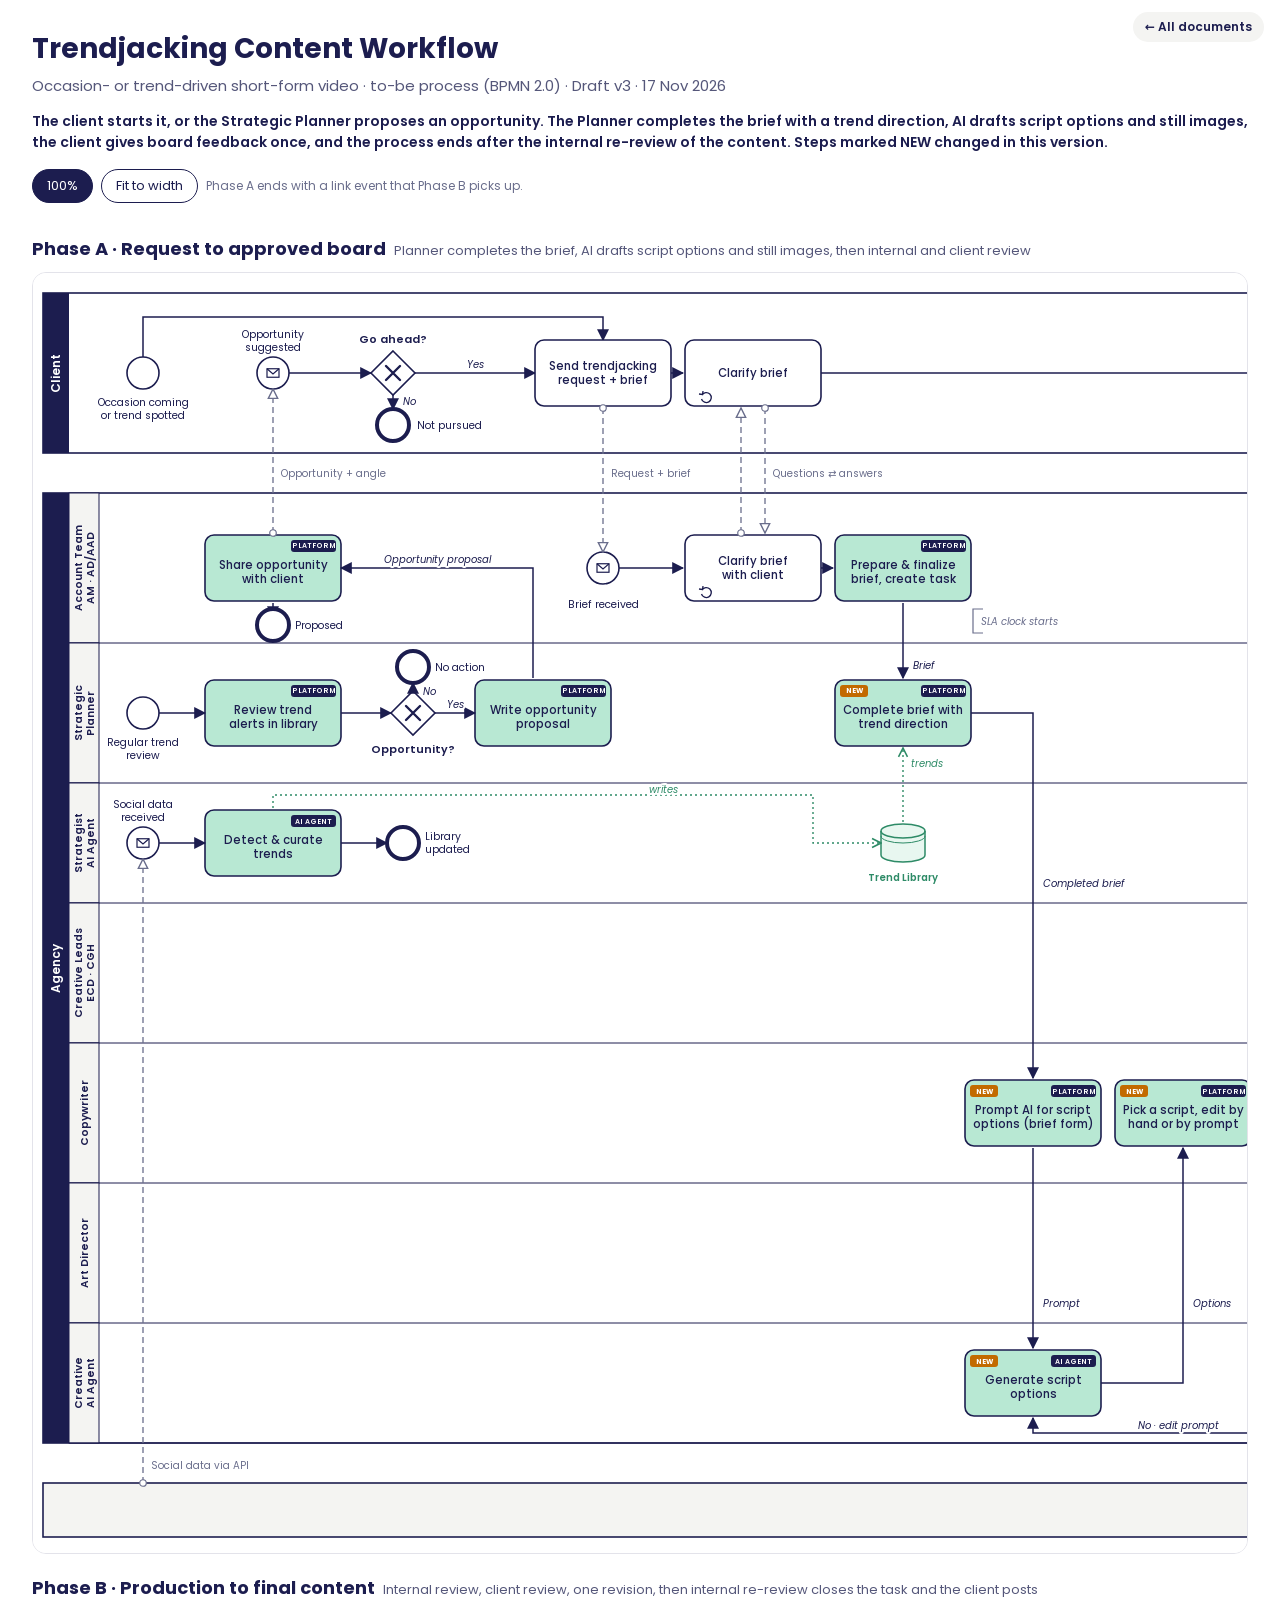
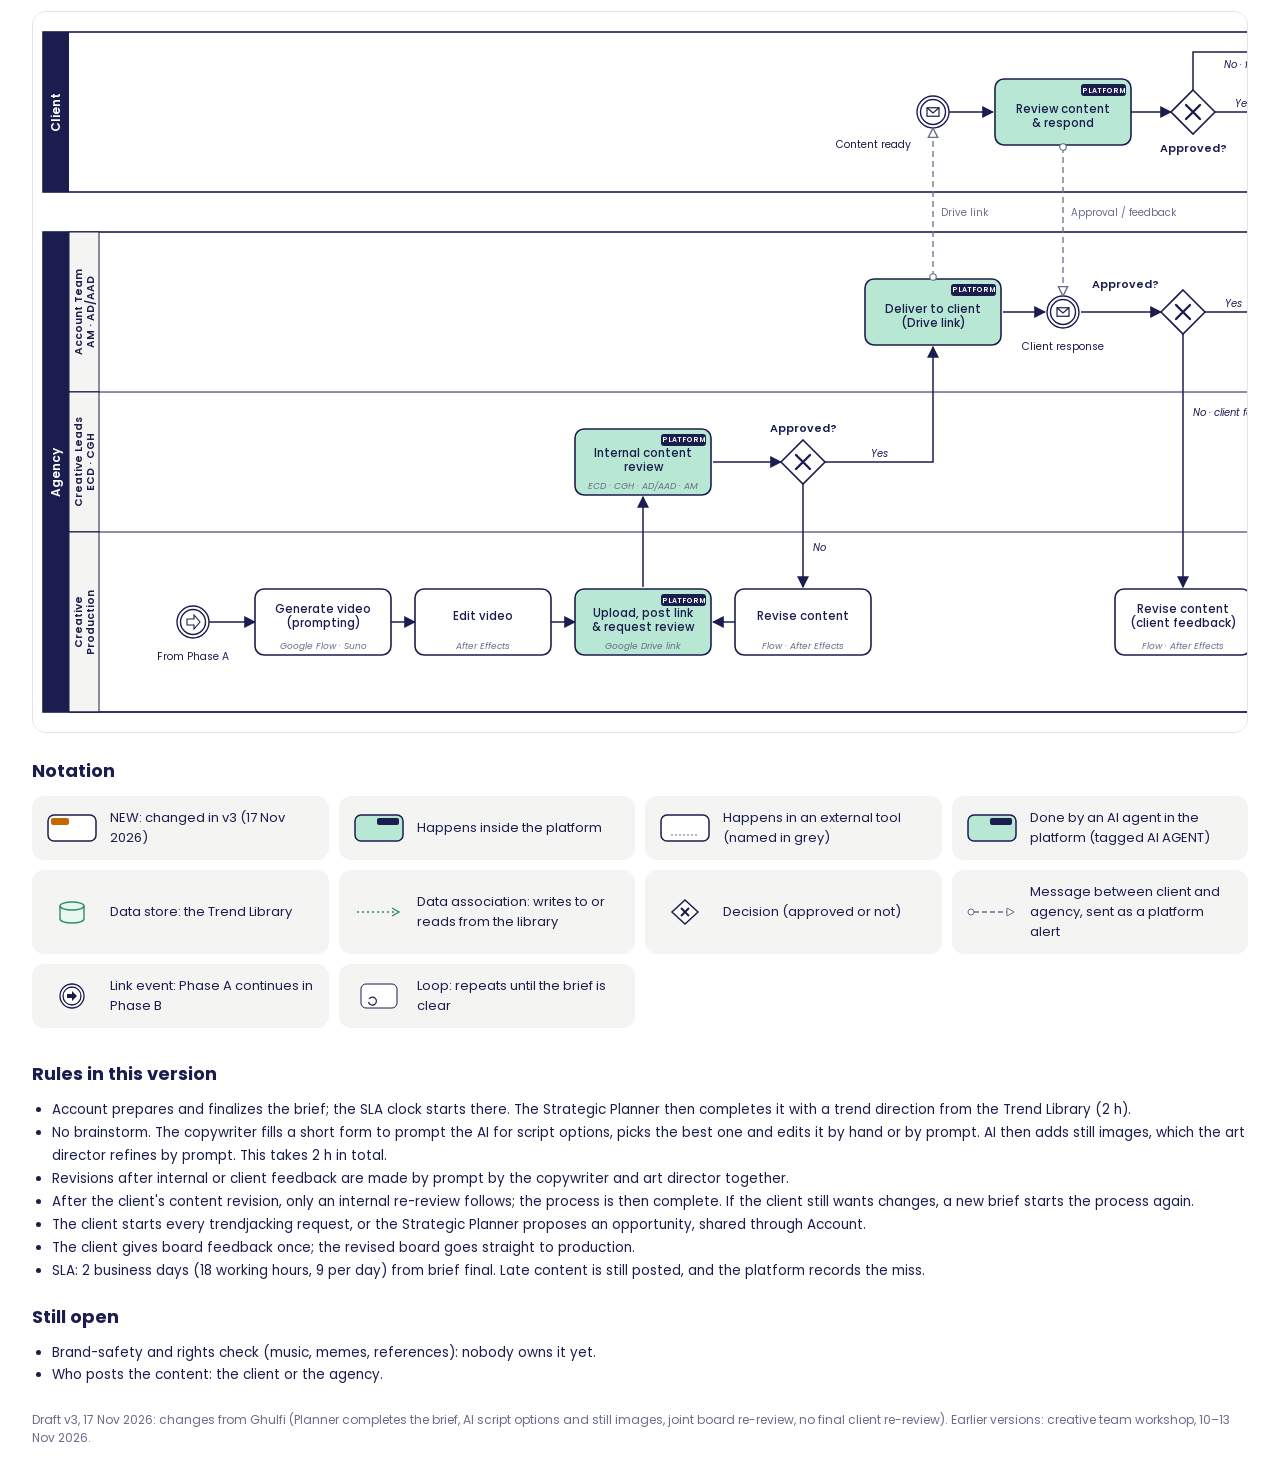
<file: trendjacking-bpmn.html>
<!DOCTYPE html>
<html lang="en">
<head>
<meta charset="utf-8">
<meta name="robots" content="noindex, nofollow">
<meta name="viewport" content="width=device-width, initial-scale=1">
<title>Trendjacking Content Workflow · BPMN</title>
<link href="https://fonts.googleapis.com/css2?family=Poppins:wght@400;500;600;700&display=swap" rel="stylesheet">
<style>
  :root { --navy:#1C1D4F; --mint:#B8E8D3; --grey:#F4F4F2; --msg:#6A6E8C; }
  * { box-sizing:border-box; }
  body { margin:0; font-family:Poppins, system-ui, sans-serif; color:var(--navy); background:#fff; }
  header { padding:28px 32px 4px; }
  h1 { margin:0; font-size:28px; font-weight:700; }
  .sub { margin:4px 0 0; font-size:15px; color:#55577a; }
  .key { margin:14px 0 0; font-size:14px; font-weight:600; }
  .toolbar { display:flex; gap:8px; align-items:center; padding:12px 32px; flex-wrap:wrap; }
  .toolbar button { font:inherit; font-size:13px; padding:6px 14px; border-radius:999px; border:1.5px solid var(--navy); background:#fff; color:var(--navy); cursor:pointer; }
  .toolbar button.on { background:var(--navy); color:#fff; }
  .toolbar span { font-size:12px; color:var(--msg); }
  h2 { font-size:18px; margin:20px 32px 10px; }
  h2 small { font-weight:400; font-size:13px; color:#55577a; margin-left:8px; }
  .canvas { margin:0 32px; border-radius:14px; border:1px solid #e3e3ea; overflow:auto; background:#fff; }
  .canvas svg { display:block; }
  body.fit .canvas svg { width:100%; height:auto; }
  section { padding:16px 32px 8px; }
  .legend { display:grid; grid-template-columns:repeat(auto-fill, minmax(240px, 1fr)); gap:10px; }
  .card { background:var(--grey); border-radius:12px; padding:12px 14px; display:flex; gap:12px; align-items:center; font-size:13px; }
  .card svg { flex:none; }
  ul.q { margin:0; padding-left:20px; font-size:13.5px; line-height:1.7; }
  footer { padding:16px 32px 32px; font-size:12px; color:var(--msg); }
</style>
</head>
<body>
<a href="./" style="position:fixed;top:12px;right:16px;z-index:20;font:600 12px Poppins,system-ui,sans-serif;color:#1C1D4F;background:#F4F4F2;border-radius:999px;padding:6px 12px;text-decoration:none">← All documents</a>
<header>
  <h1>Trendjacking Content Workflow</h1>
  <p class="sub">Occasion- or trend-driven short-form video · to-be process (BPMN 2.0) · Draft v3 · 17 Nov 2026</p>
  <p class="key">The client starts it, or the Strategic Planner proposes an opportunity. The Planner completes the brief with a trend direction, AI drafts script options and still images, the client gives board feedback once, and the process ends after the internal re-review of the content. Steps marked NEW changed in this version.</p>
</header>
<div class="toolbar">
  <button id="b100" class="on">100%</button><button id="bfit">Fit to width</button>
  <span>Phase A ends with a link event that Phase B picks up.</span>
</div>

<h2>Phase A · Request to approved board<small>Planner completes the brief, AI drafts script options and still images, then internal and client review</small></h2>
<div class="canvas"><svg id="bpmnA" xmlns="http://www.w3.org/2000/svg" viewBox="0 0 2840 1280" width="2840" height="1280" role="img" aria-label="Trendjacking Phase A: brief to approved board, with the Strategic Planner completing the brief and AI drafting script options and still images" font-family="Poppins, system-ui, sans-serif"><defs>
<marker id="seqArrow" viewBox="0 0 10 10" refX="9" refY="5" markerWidth="8" markerHeight="8" orient="auto-start-reverse"><path d="M 0 0 L 10 5 L 0 10 z" fill="#1C1D4F"/></marker>
<marker id="msgArrow" viewBox="0 0 10 10" refX="9" refY="5" markerWidth="9" markerHeight="9" orient="auto-start-reverse"><path d="M 1 1 L 9 5 L 1 9 z" fill="#fff" stroke="#6A6E8C" stroke-width="1.2"/></marker>
<marker id="assocArrow" viewBox="0 0 10 10" refX="9" refY="5" markerWidth="8" markerHeight="8" orient="auto-start-reverse"><path d="M 1 1 L 9 5 L 1 9" fill="none" stroke="#2E8B67" stroke-width="1.4"/></marker>
<marker id="msgStart" viewBox="0 0 10 10" refX="5" refY="5" markerWidth="7" markerHeight="7"><circle cx="5" cy="5" r="3.6" fill="#fff" stroke="#6A6E8C" stroke-width="1.3"/></marker>
</defs><rect x="10" y="20" width="2820" height="160" fill="#fff" stroke="#1C1D4F" stroke-width="1.6"/><rect x="10" y="20" width="26" height="160" fill="#1C1D4F"/><text transform="translate(27.0 100.0) rotate(-90)" font-size="12" font-weight="600" fill="#fff" text-anchor="middle">Client</text><rect x="10" y="220" width="2820" height="950" fill="#fff" stroke="#1C1D4F" stroke-width="1.6"/><rect x="10" y="220" width="26" height="950" fill="#1C1D4F"/><text transform="translate(27.0 695.0) rotate(-90)" font-size="12" font-weight="600" fill="#fff" text-anchor="middle">Agency</text><rect x="36" y="220" width="30" height="150" fill="#F4F4F2" stroke="#1C1D4F" stroke-width="1"/><line x1="36" y1="370" x2="2830" y2="370" stroke="#1C1D4F" stroke-width="1"/><text transform="translate(49.0 295.0) rotate(-90)" font-size="10.5" font-weight="600" fill="#1C1D4F" text-anchor="middle">Account Team</text><text transform="translate(61.0 295.0) rotate(-90)" font-size="10.5" font-weight="600" fill="#1C1D4F" text-anchor="middle">AM · AD/AAD</text><rect x="36" y="370" width="30" height="140" fill="#F4F4F2" stroke="#1C1D4F" stroke-width="1"/><line x1="36" y1="510" x2="2830" y2="510" stroke="#1C1D4F" stroke-width="1"/><text transform="translate(49.0 440.0) rotate(-90)" font-size="10.5" font-weight="600" fill="#1C1D4F" text-anchor="middle">Strategic</text><text transform="translate(61.0 440.0) rotate(-90)" font-size="10.5" font-weight="600" fill="#1C1D4F" text-anchor="middle">Planner</text><rect x="36" y="510" width="30" height="120" fill="#F4F4F2" stroke="#1C1D4F" stroke-width="1"/><line x1="36" y1="630" x2="2830" y2="630" stroke="#1C1D4F" stroke-width="1"/><text transform="translate(49.0 570.0) rotate(-90)" font-size="10.5" font-weight="600" fill="#1C1D4F" text-anchor="middle">Strategist</text><text transform="translate(61.0 570.0) rotate(-90)" font-size="10.5" font-weight="600" fill="#1C1D4F" text-anchor="middle">AI Agent</text><rect x="36" y="630" width="30" height="140" fill="#F4F4F2" stroke="#1C1D4F" stroke-width="1"/><line x1="36" y1="770" x2="2830" y2="770" stroke="#1C1D4F" stroke-width="1"/><text transform="translate(49.0 700.0) rotate(-90)" font-size="10.5" font-weight="600" fill="#1C1D4F" text-anchor="middle">Creative Leads</text><text transform="translate(61.0 700.0) rotate(-90)" font-size="10.5" font-weight="600" fill="#1C1D4F" text-anchor="middle">ECD · CGH</text><rect x="36" y="770" width="30" height="140" fill="#F4F4F2" stroke="#1C1D4F" stroke-width="1"/><line x1="36" y1="910" x2="2830" y2="910" stroke="#1C1D4F" stroke-width="1"/><text transform="translate(55.0 840.0) rotate(-90)" font-size="10.5" font-weight="600" fill="#1C1D4F" text-anchor="middle">Copywriter</text><rect x="36" y="910" width="30" height="140" fill="#F4F4F2" stroke="#1C1D4F" stroke-width="1"/><line x1="36" y1="1050" x2="2830" y2="1050" stroke="#1C1D4F" stroke-width="1"/><text transform="translate(55.0 980.0) rotate(-90)" font-size="10.5" font-weight="600" fill="#1C1D4F" text-anchor="middle">Art Director</text><rect x="36" y="1050" width="30" height="120" fill="#F4F4F2" stroke="#1C1D4F" stroke-width="1"/><line x1="36" y1="1170" x2="2830" y2="1170" stroke="#1C1D4F" stroke-width="1"/><text transform="translate(49.0 1110.0) rotate(-90)" font-size="10.5" font-weight="600" fill="#1C1D4F" text-anchor="middle">Creative</text><text transform="translate(61.0 1110.0) rotate(-90)" font-size="10.5" font-weight="600" fill="#1C1D4F" text-anchor="middle">AI Agent</text><rect x="10" y="1210" width="2820" height="54" fill="#F4F4F2" stroke="#1C1D4F" stroke-width="1.6"/><text font-size="12" text-anchor="middle" font-weight="600" fill="#1C1D4F"><tspan x="1420.0" y="1241.2">Social Listening Tool  (external system · black-box pool)</tspan></text><g transform="translate(300 0)"><circle cx="-190" cy="100" r="16" fill="#fff" stroke="#1C1D4F" stroke-width="1.6"/><text font-size="10.5" text-anchor="middle" font-weight="400" fill="#1C1D4F"><tspan x="-190" y="133.1">Occasion coming</tspan><tspan x="-190" y="146.2">or trend spotted</tspan></text><path d="M -190 84 L -190 44 L 270 44 L 270 67" fill="none" stroke="#1C1D4F" stroke-width="1.5" marker-end="url(#seqArrow)"/><circle cx="-60" cy="100" r="16" fill="#fff" stroke="#1C1D4F" stroke-width="1.6"/><rect x="-66.0" y="95.75" width="12" height="8.5" fill="#fff" stroke="#1C1D4F" stroke-width="1.2"/><polyline points="-66.0,95.75 -60,101 -54.0,95.75" fill="none" stroke="#1C1D4F" stroke-width="1.2"/><text font-size="10.5" text-anchor="middle" font-weight="400" fill="#1C1D4F"><tspan x="-60" y="65.1">Opportunity</tspan><tspan x="-60" y="78.2">suggested</tspan></text><polygon points="60,78 82,100 60,122 38,100" fill="#fff" stroke="#1C1D4F" stroke-width="1.6"/><path d="M 53 93 L 67 107 M 67 93 L 53 107" stroke="#1C1D4F" stroke-width="2.4" stroke-linecap="round"/><text font-size="11" text-anchor="middle" font-weight="600" fill="#1C1D4F"><tspan x="60" y="69.8">Go ahead?</tspan></text><circle cx="60" cy="152" r="16" fill="#fff" stroke="#1C1D4F" stroke-width="4"/><text font-size="10.5" text-anchor="start" font-weight="400" fill="#1C1D4F"><tspan x="84" y="155.7">Not pursued</tspan></text><path d="M -44 100 L 38 100" fill="none" stroke="#1C1D4F" stroke-width="1.5" marker-end="url(#seqArrow)"/><path d="M 82 100 L 202 100" fill="none" stroke="#1C1D4F" stroke-width="1.5" marker-end="url(#seqArrow)"/><text font-size="10" text-anchor="middle" font-weight="400" fill="#1C1D4F" font-style="italic" stroke="#fff" stroke-width="4" stroke-linejoin="round" paint-order="stroke"><tspan x="142" y="94.5">Yes</tspan></text><path d="M 60 122 L 60 136" fill="none" stroke="#1C1D4F" stroke-width="1.5" marker-end="url(#seqArrow)"/><text font-size="10" text-anchor="start" font-weight="400" fill="#1C1D4F" font-style="italic" stroke="#fff" stroke-width="4" stroke-linejoin="round" paint-order="stroke"><tspan x="70" y="131.5">No</tspan></text><rect x="202.0" y="67.0" width="136" height="66" rx="9" fill="#fff" stroke="#1C1D4F" stroke-width="1.6"/><text font-size="11.5" text-anchor="middle" font-weight="500" fill="#1C1D4F"><tspan x="270" y="96.8">Send trendjacking</tspan><tspan x="270" y="111.2">request + brief</tspan></text><rect x="352.0" y="67.0" width="136" height="66" rx="9" fill="#fff" stroke="#1C1D4F" stroke-width="1.6"/><text font-size="11.5" text-anchor="middle" font-weight="500" fill="#1C1D4F"><tspan x="420" y="104.0">Clarify brief</tspan></text><path d="M 368.5 126.0 A 5 5 0 1 0 369.0 122.0" fill="none" stroke="#1C1D4F" stroke-width="1.3"/><polyline points="366.0,121.0 369.5,121.5 370.0,118.0" fill="none" stroke="#1C1D4F" stroke-width="1.3"/><circle cx="1830" cy="100" r="16" fill="#fff" stroke="#1C1D4F" stroke-width="1.4"/><circle cx="1830" cy="100" r="12.5" fill="none" stroke="#1C1D4F" stroke-width="1.4"/><rect x="1824.0" y="95.75" width="12" height="8.5" fill="#fff" stroke="#1C1D4F" stroke-width="1.2"/><polyline points="1824.0,95.75 1830,101 1836.0,95.75" fill="none" stroke="#1C1D4F" stroke-width="1.2"/><text font-size="10.5" text-anchor="end" font-weight="400" fill="#1C1D4F"><tspan x="1808" y="135.7">Board ready</tspan></text><rect x="1892.0" y="67.0" width="136" height="66" rx="9" fill="#B8E8D3" stroke="#1C1D4F" stroke-width="1.6"/><rect x="1978.0" y="72.0" width="45" height="12" rx="3" fill="#1C1D4F"/><text font-size="7" text-anchor="middle" font-weight="600" fill="#fff"><tspan x="2000.5" y="80.5">PLATFORM</tspan></text><text font-size="11.5" text-anchor="middle" font-weight="500" fill="#1C1D4F"><tspan x="1960" y="100.8">Review board</tspan><tspan x="1960" y="115.2">&amp; respond</tspan></text><polygon points="2090,78 2112,100 2090,122 2068,100" fill="#fff" stroke="#1C1D4F" stroke-width="1.6"/><path d="M 2083 93 L 2097 107 M 2097 93 L 2083 107" stroke="#1C1D4F" stroke-width="2.4" stroke-linecap="round"/><text font-size="11" text-anchor="middle" font-weight="600" fill="#1C1D4F"><tspan x="2090" y="139.8">Approved?</tspan></text><circle cx="2190" cy="100" r="16" fill="#fff" stroke="#1C1D4F" stroke-width="4"/><text font-size="10.5" text-anchor="middle" font-weight="400" fill="#1C1D4F"><tspan x="2190" y="133.1">Board</tspan><tspan x="2190" y="146.2">approved</tspan></text><path d="M 338 100 L 350 100" fill="none" stroke="#1C1D4F" stroke-width="1.5" marker-end="url(#seqArrow)"/><path d="M 488 100 L 1812 100" fill="none" stroke="#1C1D4F" stroke-width="1.5" marker-end="url(#seqArrow)"/><path d="M 1846 100 L 1890 100" fill="none" stroke="#1C1D4F" stroke-width="1.5" marker-end="url(#seqArrow)"/><path d="M 2028 100 L 2068 100" fill="none" stroke="#1C1D4F" stroke-width="1.5" marker-end="url(#seqArrow)"/><path d="M 2112 100 L 2174 100" fill="none" stroke="#1C1D4F" stroke-width="1.5" marker-end="url(#seqArrow)"/><text font-size="10" text-anchor="middle" font-weight="400" fill="#1C1D4F" font-style="italic" stroke="#fff" stroke-width="4" stroke-linejoin="round" paint-order="stroke"><tspan x="2143" y="94.5">Yes</tspan></text><path d="M 2090 78 L 2090 36 L 1830 36 L 1830 84" fill="none" stroke="#1C1D4F" stroke-width="1.5" marker-end="url(#seqArrow)"/><text font-size="10" text-anchor="middle" font-weight="400" fill="#1C1D4F" font-style="italic" stroke="#fff" stroke-width="4" stroke-linejoin="round" paint-order="stroke"><tspan x="1960" y="51.5">No · feedback sent</tspan></text><rect x="-128.0" y="262.0" width="136" height="66" rx="9" fill="#B8E8D3" stroke="#1C1D4F" stroke-width="1.6"/><rect x="-42.0" y="267.0" width="45" height="12" rx="3" fill="#1C1D4F"/><text font-size="7" text-anchor="middle" font-weight="600" fill="#fff"><tspan x="-19.5" y="275.4">PLATFORM</tspan></text><text font-size="11.5" text-anchor="middle" font-weight="500" fill="#1C1D4F"><tspan x="-60" y="295.8">Share opportunity</tspan><tspan x="-60" y="310.2">with client</tspan></text><path d="M -60 330 L -60 344" fill="none" stroke="#1C1D4F" stroke-width="1.5" marker-end="url(#seqArrow)"/><circle cx="-60" cy="352" r="16" fill="#fff" stroke="#1C1D4F" stroke-width="4"/><text font-size="10.5" text-anchor="start" font-weight="400" fill="#1C1D4F"><tspan x="-38" y="355.7">Proposed</tspan></text><circle cx="270" cy="295" r="16" fill="#fff" stroke="#1C1D4F" stroke-width="1.6"/><rect x="264.0" y="290.75" width="12" height="8.5" fill="#fff" stroke="#1C1D4F" stroke-width="1.2"/><polyline points="264.0,290.75 270,296 276.0,290.75" fill="none" stroke="#1C1D4F" stroke-width="1.2"/><text font-size="10.5" text-anchor="middle" font-weight="400" fill="#1C1D4F"><tspan x="270" y="334.7">Brief received</tspan></text><rect x="352.0" y="262.0" width="136" height="66" rx="9" fill="#fff" stroke="#1C1D4F" stroke-width="1.6"/><text font-size="11.5" text-anchor="middle" font-weight="500" fill="#1C1D4F"><tspan x="420" y="291.8">Clarify brief</tspan><tspan x="420" y="306.2">with client</tspan></text><path d="M 368.5 321.0 A 5 5 0 1 0 369.0 317.0" fill="none" stroke="#1C1D4F" stroke-width="1.3"/><polyline points="366.0,316.0 369.5,316.5 370.0,313.0" fill="none" stroke="#1C1D4F" stroke-width="1.3"/><rect x="502.0" y="262.0" width="136" height="66" rx="9" fill="#B8E8D3" stroke="#1C1D4F" stroke-width="1.6"/><rect x="588.0" y="267.0" width="45" height="12" rx="3" fill="#1C1D4F"/><text font-size="7" text-anchor="middle" font-weight="600" fill="#fff"><tspan x="610.5" y="275.4">PLATFORM</tspan></text><text font-size="11.5" text-anchor="middle" font-weight="500" fill="#1C1D4F"><tspan x="570" y="295.8">Prepare &amp; finalize</tspan><tspan x="570" y="310.2">brief, create task</tspan></text><path d="M 650 336 L 640 336 L 640 360 L 650 360" fill="none" stroke="#6A6E8C" stroke-width="1.2"/><text font-size="10" text-anchor="start" font-weight="400" fill="#6A6E8C" font-style="italic"><tspan x="648" y="351.5">SLA clock starts</tspan></text><rect x="1762.0" y="262.0" width="136" height="66" rx="9" fill="#B8E8D3" stroke="#1C1D4F" stroke-width="1.6"/><rect x="1848.0" y="267.0" width="45" height="12" rx="3" fill="#1C1D4F"/><text font-size="7" text-anchor="middle" font-weight="600" fill="#fff"><tspan x="1870.5" y="275.4">PLATFORM</tspan></text><text font-size="11.5" text-anchor="middle" font-weight="500" fill="#1C1D4F"><tspan x="1830" y="295.8">Send board</tspan><tspan x="1830" y="310.2">to client</tspan></text><circle cx="1960" cy="295" r="16" fill="#fff" stroke="#1C1D4F" stroke-width="1.4"/><circle cx="1960" cy="295" r="12.5" fill="none" stroke="#1C1D4F" stroke-width="1.4"/><rect x="1954.0" y="290.75" width="12" height="8.5" fill="#fff" stroke="#1C1D4F" stroke-width="1.2"/><polyline points="1954.0,290.75 1960,296 1966.0,290.75" fill="none" stroke="#1C1D4F" stroke-width="1.2"/><text font-size="10.5" text-anchor="middle" font-weight="400" fill="#1C1D4F"><tspan x="1960" y="332.7">Client response</tspan></text><polygon points="2090,273 2112,295 2090,317 2068,295" fill="#fff" stroke="#1C1D4F" stroke-width="1.6"/><path d="M 2083 288 L 2097 302 M 2097 288 L 2083 302" stroke="#1C1D4F" stroke-width="2.4" stroke-linecap="round"/><text font-size="11" text-anchor="middle" font-weight="600" fill="#1C1D4F"><tspan x="2150" y="270.9">Approved?</tspan></text><circle cx="2470" cy="295" r="16" fill="#fff" stroke="#1C1D4F" stroke-width="1.4"/><circle cx="2470" cy="295" r="12.5" fill="none" stroke="#1C1D4F" stroke-width="1.4"/><polygon points="2464,292 2471,292 2471,288 2477,295 2471,302 2471,298 2464,298" fill="#1C1D4F" stroke="#1C1D4F" stroke-width="1.1"/><text font-size="10.5" text-anchor="middle" font-weight="400" fill="#1C1D4F"><tspan x="2470" y="332.7">To Phase B</tspan></text><path d="M 286 295 L 350 295" fill="none" stroke="#1C1D4F" stroke-width="1.5" marker-end="url(#seqArrow)"/><path d="M 488 295 L 500 295" fill="none" stroke="#1C1D4F" stroke-width="1.5" marker-end="url(#seqArrow)"/><path d="M 1900 295 L 1942 295" fill="none" stroke="#1C1D4F" stroke-width="1.5" marker-end="url(#seqArrow)"/><path d="M 1978 295 L 2068 295" fill="none" stroke="#1C1D4F" stroke-width="1.5" marker-end="url(#seqArrow)"/><path d="M 2112 295 L 2454 295" fill="none" stroke="#1C1D4F" stroke-width="1.5" marker-end="url(#seqArrow)"/><text font-size="10" text-anchor="middle" font-weight="400" fill="#1C1D4F" font-style="italic" stroke="#fff" stroke-width="4" stroke-linejoin="round" paint-order="stroke"><tspan x="2200" y="289.5">Yes</tspan></text><path d="M 570 330 L 570 405" fill="none" stroke="#1C1D4F" stroke-width="1.5" marker-end="url(#seqArrow)"/><text font-size="10" text-anchor="start" font-weight="400" fill="#1C1D4F" font-style="italic" stroke="#fff" stroke-width="4" stroke-linejoin="round" paint-order="stroke"><tspan x="580" y="395.5">Brief</tspan></text><circle cx="-190" cy="440" r="16" fill="#fff" stroke="#1C1D4F" stroke-width="1.6"/><text font-size="10.5" text-anchor="middle" font-weight="400" fill="#1C1D4F"><tspan x="-190" y="473.1">Regular trend</tspan><tspan x="-190" y="486.2">review</tspan></text><rect x="-128.0" y="407.0" width="136" height="66" rx="9" fill="#B8E8D3" stroke="#1C1D4F" stroke-width="1.6"/><rect x="-42.0" y="412.0" width="45" height="12" rx="3" fill="#1C1D4F"/><text font-size="7" text-anchor="middle" font-weight="600" fill="#fff"><tspan x="-19.5" y="420.4">PLATFORM</tspan></text><text font-size="11.5" text-anchor="middle" font-weight="500" fill="#1C1D4F"><tspan x="-60" y="440.8">Review trend</tspan><tspan x="-60" y="455.2">alerts in library</tspan></text><polygon points="80,418 102,440 80,462 58,440" fill="#fff" stroke="#1C1D4F" stroke-width="1.6"/><path d="M 73 433 L 87 447 M 87 433 L 73 447" stroke="#1C1D4F" stroke-width="2.4" stroke-linecap="round"/><text font-size="11" text-anchor="middle" font-weight="600" fill="#1C1D4F"><tspan x="80" y="479.9">Opportunity?</tspan></text><circle cx="80" cy="394" r="16" fill="#fff" stroke="#1C1D4F" stroke-width="4"/><text font-size="10.5" text-anchor="start" font-weight="400" fill="#1C1D4F"><tspan x="102" y="397.7">No action</tspan></text><rect x="142.0" y="407.0" width="136" height="66" rx="9" fill="#B8E8D3" stroke="#1C1D4F" stroke-width="1.6"/><rect x="228.0" y="412.0" width="45" height="12" rx="3" fill="#1C1D4F"/><text font-size="7" text-anchor="middle" font-weight="600" fill="#fff"><tspan x="250.5" y="420.4">PLATFORM</tspan></text><text font-size="11.5" text-anchor="middle" font-weight="500" fill="#1C1D4F"><tspan x="210" y="440.8">Write opportunity</tspan><tspan x="210" y="455.2">proposal</tspan></text><path d="M -174 440 L -128 440" fill="none" stroke="#1C1D4F" stroke-width="1.5" marker-end="url(#seqArrow)"/><path d="M 8 440 L 58 440" fill="none" stroke="#1C1D4F" stroke-width="1.5" marker-end="url(#seqArrow)"/><path d="M 102 440 L 142 440" fill="none" stroke="#1C1D4F" stroke-width="1.5" marker-end="url(#seqArrow)"/><text font-size="10" text-anchor="middle" font-weight="400" fill="#1C1D4F" font-style="italic" stroke="#fff" stroke-width="4" stroke-linejoin="round" paint-order="stroke"><tspan x="122" y="434.5">Yes</tspan></text><path d="M 80 418 L 80 410" fill="none" stroke="#1C1D4F" stroke-width="1.5" marker-end="url(#seqArrow)"/><text font-size="10" text-anchor="start" font-weight="400" fill="#1C1D4F" font-style="italic" stroke="#fff" stroke-width="4" stroke-linejoin="round" paint-order="stroke"><tspan x="90" y="421.5">No</tspan></text><path d="M 200 405 L 200 295 L 8 295" fill="none" stroke="#1C1D4F" stroke-width="1.5" marker-end="url(#seqArrow)"/><text font-size="10" text-anchor="middle" font-weight="400" fill="#1C1D4F" font-style="italic" stroke="#fff" stroke-width="4" stroke-linejoin="round" paint-order="stroke"><tspan x="104" y="289.5">Opportunity proposal</tspan></text><rect x="502.0" y="407.0" width="136" height="66" rx="9" fill="#B8E8D3" stroke="#1C1D4F" stroke-width="1.6"/><rect x="588.0" y="412.0" width="45" height="12" rx="3" fill="#1C1D4F"/><text font-size="7" text-anchor="middle" font-weight="600" fill="#fff"><tspan x="610.5" y="420.4">PLATFORM</tspan></text><text font-size="11.5" text-anchor="middle" font-weight="500" fill="#1C1D4F"><tspan x="570" y="440.8">Complete brief with</tspan><tspan x="570" y="455.2">trend direction</tspan></text><rect x="507.0" y="412.0" width="28" height="12" rx="3" fill="#C26A00"/><text font-size="7" text-anchor="middle" font-weight="700" fill="#fff"><tspan x="521.0" y="420.4">NEW</tspan></text><path d="M 638 440 L 700 440 L 700 805" fill="none" stroke="#1C1D4F" stroke-width="1.5" marker-end="url(#seqArrow)"/><text font-size="10" text-anchor="start" font-weight="400" fill="#1C1D4F" font-style="italic" stroke="#fff" stroke-width="4" stroke-linejoin="round" paint-order="stroke"><tspan x="710" y="613.5">Completed brief</tspan></text><circle cx="-190" cy="570" r="16" fill="#fff" stroke="#1C1D4F" stroke-width="1.6"/><rect x="-196.0" y="565.75" width="12" height="8.5" fill="#fff" stroke="#1C1D4F" stroke-width="1.2"/><polyline points="-196.0,565.75 -190,571 -184.0,565.75" fill="none" stroke="#1C1D4F" stroke-width="1.2"/><text font-size="10.5" text-anchor="middle" font-weight="400" fill="#1C1D4F"><tspan x="-190" y="535.1">Social data</tspan><tspan x="-190" y="548.2">received</tspan></text><rect x="-128.0" y="537.0" width="136" height="66" rx="9" fill="#B8E8D3" stroke="#1C1D4F" stroke-width="1.6"/><rect x="-42.0" y="542.0" width="45" height="12" rx="3" fill="#1C1D4F"/><text font-size="7" text-anchor="middle" font-weight="600" fill="#fff"><tspan x="-19.5" y="550.5">AI AGENT</tspan></text><text font-size="11.5" text-anchor="middle" font-weight="500" fill="#1C1D4F"><tspan x="-60" y="570.8">Detect &amp; curate</tspan><tspan x="-60" y="585.2">trends</tspan></text><circle cx="70" cy="570" r="16" fill="#fff" stroke="#1C1D4F" stroke-width="4"/><text font-size="10.5" text-anchor="start" font-weight="400" fill="#1C1D4F"><tspan x="92" y="567.1">Library</tspan><tspan x="92" y="580.2">updated</tspan></text><path d="M -174 570 L -128 570" fill="none" stroke="#1C1D4F" stroke-width="1.5" marker-end="url(#seqArrow)"/><path d="M 8 570 L 54 570" fill="none" stroke="#1C1D4F" stroke-width="1.5" marker-end="url(#seqArrow)"/><path d="M 548.0 558.0 A 22.0 7 0 0 1 592.0 558.0 L 592.0 582.0 A 22.0 7 0 0 1 548.0 582.0 Z" fill="#E8F7F0" stroke="#2E8B67" stroke-width="1.5"/><path d="M 548.0 558.0 A 22.0 7 0 0 0 592.0 558.0" fill="none" stroke="#2E8B67" stroke-width="1.5"/><path d="M 548.0 563.0 A 22.0 7 0 0 0 592.0 563.0" fill="none" stroke="#2E8B67" stroke-width="1"/><text font-size="10" text-anchor="middle" font-weight="600" fill="#2E8B67"><tspan x="570" y="607.5">Trend Library</tspan></text><path d="M -60 535 L -60 522 L 480 522 L 480 570 L 548 570" fill="none" stroke="#2E8B67" stroke-width="1.4" stroke-dasharray="2 3" marker-end="url(#assocArrow)"/><text font-size="10" text-anchor="middle" font-weight="400" fill="#2E8B67" font-style="italic" stroke="#fff" stroke-width="4" stroke-linejoin="round" paint-order="stroke"><tspan x="330" y="519.5">writes</tspan></text><path d="M 570 549 L 570 475" fill="none" stroke="#2E8B67" stroke-width="1.4" stroke-dasharray="2 3" marker-end="url(#assocArrow)"/><text font-size="10" text-anchor="start" font-weight="400" fill="#2E8B67" font-style="italic" stroke="#fff" stroke-width="4" stroke-linejoin="round" paint-order="stroke"><tspan x="578" y="493.5">trends</tspan></text><path d="M -190 1210 L -190 586" fill="none" stroke="#6A6E8C" stroke-width="1.3" stroke-dasharray="6 4" marker-start="url(#msgStart)" marker-end="url(#msgArrow)"/><text font-size="10" text-anchor="start" font-weight="400" fill="#6A6E8C" stroke="#fff" stroke-width="4" stroke-linejoin="round" paint-order="stroke"><tspan x="-182" y="1195.5">Social data via API</tspan></text><rect x="632.0" y="807.0" width="136" height="66" rx="9" fill="#B8E8D3" stroke="#1C1D4F" stroke-width="1.6"/><rect x="718.0" y="812.0" width="45" height="12" rx="3" fill="#1C1D4F"/><text font-size="7" text-anchor="middle" font-weight="600" fill="#fff"><tspan x="740.5" y="820.5">PLATFORM</tspan></text><text font-size="11.5" text-anchor="middle" font-weight="500" fill="#1C1D4F"><tspan x="700" y="840.8">Prompt AI for script</tspan><tspan x="700" y="855.2">options (brief form)</tspan></text><rect x="637.0" y="812.0" width="28" height="12" rx="3" fill="#C26A00"/><text font-size="7" text-anchor="middle" font-weight="700" fill="#fff"><tspan x="651.0" y="820.5">NEW</tspan></text><rect x="782.0" y="807.0" width="136" height="66" rx="9" fill="#B8E8D3" stroke="#1C1D4F" stroke-width="1.6"/><rect x="868.0" y="812.0" width="45" height="12" rx="3" fill="#1C1D4F"/><text font-size="7" text-anchor="middle" font-weight="600" fill="#fff"><tspan x="890.5" y="820.5">PLATFORM</tspan></text><text font-size="11.5" text-anchor="middle" font-weight="500" fill="#1C1D4F"><tspan x="850" y="840.8">Pick a script, edit by</tspan><tspan x="850" y="855.2">hand or by prompt</tspan></text><rect x="787.0" y="812.0" width="28" height="12" rx="3" fill="#C26A00"/><text font-size="7" text-anchor="middle" font-weight="700" fill="#fff"><tspan x="801.0" y="820.5">NEW</tspan></text><polygon points="990,818 1012,840 990,862 968,840" fill="#fff" stroke="#1C1D4F" stroke-width="1.6"/><path d="M 983 833 L 997 847 M 997 833 L 983 847" stroke="#1C1D4F" stroke-width="2.4" stroke-linecap="round"/><text font-size="11" text-anchor="middle" font-weight="600" fill="#1C1D4F"><tspan x="990" y="799.0">Script</tspan><tspan x="990" y="812.7">final?</tspan></text><rect x="1622.0" y="807.0" width="136" height="66" rx="9" fill="#B8E8D3" stroke="#1C1D4F" stroke-width="1.6"/><rect x="1708.0" y="812.0" width="45" height="12" rx="3" fill="#1C1D4F"/><text font-size="7" text-anchor="middle" font-weight="600" fill="#fff"><tspan x="1730.5" y="820.5">PLATFORM</tspan></text><text font-size="11.5" text-anchor="middle" font-weight="500" fill="#1C1D4F"><tspan x="1690" y="840.8">Revise by prompt</tspan><tspan x="1690" y="855.2">(Copywriter + AD)</tspan></text><rect x="2022.0" y="807.0" width="136" height="66" rx="9" fill="#B8E8D3" stroke="#1C1D4F" stroke-width="1.6"/><rect x="2108.0" y="812.0" width="45" height="12" rx="3" fill="#1C1D4F"/><text font-size="7" text-anchor="middle" font-weight="600" fill="#fff"><tspan x="2130.5" y="820.5">PLATFORM</tspan></text><text font-size="11.5" text-anchor="middle" font-weight="500" fill="#1C1D4F"><tspan x="2090" y="840.8">Revise board by</tspan><tspan x="2090" y="855.2">prompt (CW + AD)</tspan></text><path d="M 700 875 L 700 1075" fill="none" stroke="#1C1D4F" stroke-width="1.5" marker-end="url(#seqArrow)"/><text font-size="10" text-anchor="start" font-weight="400" fill="#1C1D4F" font-style="italic" stroke="#fff" stroke-width="4" stroke-linejoin="round" paint-order="stroke"><tspan x="710" y="1033.5">Prompt</tspan></text><path d="M 918 840 L 968 840" fill="none" stroke="#1C1D4F" stroke-width="1.5" marker-end="url(#seqArrow)"/><path d="M 990 862 L 990 1160 L 700 1160 L 700 1145" fill="none" stroke="#1C1D4F" stroke-width="1.5" marker-end="url(#seqArrow)"/><text font-size="10" text-anchor="middle" font-weight="400" fill="#1C1D4F" font-style="italic" stroke="#fff" stroke-width="4" stroke-linejoin="round" paint-order="stroke"><tspan x="845" y="1155.5">No · edit prompt</tspan></text><path d="M 1012 840 L 1130 840 L 1130 1075" fill="none" stroke="#1C1D4F" stroke-width="1.5" marker-end="url(#seqArrow)"/><text font-size="10" text-anchor="start" font-weight="400" fill="#1C1D4F" font-style="italic" stroke="#fff" stroke-width="4" stroke-linejoin="round" paint-order="stroke"><tspan x="1140" y="1033.5">Yes · final script</tspan></text><path d="M 1690 722 L 1690 805" fill="none" stroke="#1C1D4F" stroke-width="1.5" marker-end="url(#seqArrow)"/><text font-size="10" text-anchor="start" font-weight="400" fill="#1C1D4F" font-style="italic" stroke="#fff" stroke-width="4" stroke-linejoin="round" paint-order="stroke"><tspan x="1700" y="798.5">No · feedback</tspan></text><path d="M 1690 875 L 1690 980 L 1618 980" fill="none" stroke="#1C1D4F" stroke-width="1.5" marker-end="url(#seqArrow)"/><path d="M 2090 317 L 2090 805" fill="none" stroke="#1C1D4F" stroke-width="1.5" marker-end="url(#seqArrow)"/><text font-size="10" text-anchor="start" font-weight="400" fill="#1C1D4F" font-style="italic" stroke="#fff" stroke-width="4" stroke-linejoin="round" paint-order="stroke"><tspan x="2100" y="523.5">No · client feedback</tspan></text><path d="M 2158 840 L 2470 840 L 2470 311" fill="none" stroke="#1C1D4F" stroke-width="1.5" marker-end="url(#seqArrow)"/><text font-size="10" text-anchor="middle" font-weight="400" fill="#1C1D4F" font-style="italic" stroke="#fff" stroke-width="4" stroke-linejoin="round" paint-order="stroke"><tspan x="2300" y="834.5">Revised board goes straight to production</tspan></text><rect x="632.0" y="1077.0" width="136" height="66" rx="9" fill="#B8E8D3" stroke="#1C1D4F" stroke-width="1.6"/><rect x="718.0" y="1082.0" width="45" height="12" rx="3" fill="#1C1D4F"/><text font-size="7" text-anchor="middle" font-weight="600" fill="#fff"><tspan x="740.5" y="1090.5">AI AGENT</tspan></text><text font-size="11.5" text-anchor="middle" font-weight="500" fill="#1C1D4F"><tspan x="700" y="1110.8">Generate script</tspan><tspan x="700" y="1125.2">options</tspan></text><rect x="637.0" y="1082.0" width="28" height="12" rx="3" fill="#C26A00"/><text font-size="7" text-anchor="middle" font-weight="700" fill="#fff"><tspan x="651.0" y="1090.5">NEW</tspan></text><rect x="1062.0" y="1077.0" width="136" height="66" rx="9" fill="#B8E8D3" stroke="#1C1D4F" stroke-width="1.6"/><rect x="1148.0" y="1082.0" width="45" height="12" rx="3" fill="#1C1D4F"/><text font-size="7" text-anchor="middle" font-weight="600" fill="#fff"><tspan x="1170.5" y="1090.5">AI AGENT</tspan></text><text font-size="11.5" text-anchor="middle" font-weight="500" fill="#1C1D4F"><tspan x="1130" y="1110.8">Generate still images</tspan><tspan x="1130" y="1125.2">for the script</tspan></text><rect x="1067.0" y="1082.0" width="28" height="12" rx="3" fill="#C26A00"/><text font-size="7" text-anchor="middle" font-weight="700" fill="#fff"><tspan x="1081.0" y="1090.5">NEW</tspan></text><path d="M 768 1110 L 850 1110 L 850 875" fill="none" stroke="#1C1D4F" stroke-width="1.5" marker-end="url(#seqArrow)"/><text font-size="10" text-anchor="start" font-weight="400" fill="#1C1D4F" font-style="italic" stroke="#fff" stroke-width="4" stroke-linejoin="round" paint-order="stroke"><tspan x="860" y="1033.5">Options</tspan></text><path d="M 1198 1110 L 1270 1110 L 1270 1015" fill="none" stroke="#1C1D4F" stroke-width="1.5" marker-end="url(#seqArrow)"/><text font-size="10" text-anchor="start" font-weight="400" fill="#1C1D4F" font-style="italic" stroke="#fff" stroke-width="4" stroke-linejoin="round" paint-order="stroke"><tspan x="1280" y="1033.5">Images</tspan></text><rect x="1202.0" y="947.0" width="136" height="66" rx="9" fill="#B8E8D3" stroke="#1C1D4F" stroke-width="1.6"/><rect x="1288.0" y="952.0" width="45" height="12" rx="3" fill="#1C1D4F"/><text font-size="7" text-anchor="middle" font-weight="600" fill="#fff"><tspan x="1310.5" y="960.5">PLATFORM</tspan></text><text font-size="11.5" text-anchor="middle" font-weight="500" fill="#1C1D4F"><tspan x="1270" y="980.8">Review images,</tspan><tspan x="1270" y="995.2">refine by prompt</tspan></text><rect x="1207.0" y="952.0" width="28" height="12" rx="3" fill="#C26A00"/><text font-size="7" text-anchor="middle" font-weight="700" fill="#fff"><tspan x="1221.0" y="960.5">NEW</tspan></text><polygon points="1410,958 1432,980 1410,1002 1388,980" fill="#fff" stroke="#1C1D4F" stroke-width="1.6"/><path d="M 1403 973 L 1417 987 M 1417 973 L 1403 987" stroke="#1C1D4F" stroke-width="2.4" stroke-linecap="round"/><text font-size="11" text-anchor="middle" font-weight="600" fill="#1C1D4F"><tspan x="1410" y="949.9">Satisfied?</tspan></text><rect x="1482.0" y="947.0" width="136" height="66" rx="9" fill="#B8E8D3" stroke="#1C1D4F" stroke-width="1.6"/><rect x="1568.0" y="952.0" width="45" height="12" rx="3" fill="#1C1D4F"/><text font-size="7" text-anchor="middle" font-weight="600" fill="#fff"><tspan x="1590.5" y="960.5">PLATFORM</tspan></text><text font-size="11.5" text-anchor="middle" font-weight="500" fill="#1C1D4F"><tspan x="1550" y="980.8">Submit board</tspan><tspan x="1550" y="995.2">for review</tspan></text><path d="M 1338 980 L 1388 980" fill="none" stroke="#1C1D4F" stroke-width="1.5" marker-end="url(#seqArrow)"/><path d="M 1410 1002 L 1410 1160 L 1130 1160 L 1130 1145" fill="none" stroke="#1C1D4F" stroke-width="1.5" marker-end="url(#seqArrow)"/><text font-size="10" text-anchor="middle" font-weight="400" fill="#1C1D4F" font-style="italic" stroke="#fff" stroke-width="4" stroke-linejoin="round" paint-order="stroke"><tspan x="1270" y="1155.5">No · refine prompt</tspan></text><path d="M 1432 980 L 1482 980" fill="none" stroke="#1C1D4F" stroke-width="1.5" marker-end="url(#seqArrow)"/><text font-size="10" text-anchor="middle" font-weight="400" fill="#1C1D4F" font-style="italic" stroke="#fff" stroke-width="4" stroke-linejoin="round" paint-order="stroke"><tspan x="1457" y="974.5">Yes</tspan></text><path d="M 1550 945 L 1550 735" fill="none" stroke="#1C1D4F" stroke-width="1.5" marker-end="url(#seqArrow)"/><rect x="1482.0" y="667.0" width="136" height="66" rx="9" fill="#B8E8D3" stroke="#1C1D4F" stroke-width="1.6"/><rect x="1568.0" y="672.0" width="45" height="12" rx="3" fill="#1C1D4F"/><text font-size="7" text-anchor="middle" font-weight="600" fill="#fff"><tspan x="1590.5" y="680.5">PLATFORM</tspan></text><text font-size="11.5" text-anchor="middle" font-weight="500" fill="#1C1D4F"><tspan x="1550" y="700.8">Internal board review</tspan><tspan x="1550" y="715.2">ECD + AD/AAD</tspan></text><polygon points="1690,678 1712,700 1690,722 1668,700" fill="#fff" stroke="#1C1D4F" stroke-width="1.6"/><path d="M 1683 693 L 1697 707 M 1697 693 L 1683 707" stroke="#1C1D4F" stroke-width="2.4" stroke-linecap="round"/><text font-size="11" text-anchor="middle" font-weight="600" fill="#1C1D4F"><tspan x="1750" y="677.9">Approved?</tspan></text><path d="M 1618 700 L 1668 700" fill="none" stroke="#1C1D4F" stroke-width="1.5" marker-end="url(#seqArrow)"/><path d="M 1712 700 L 1830 700 L 1830 330" fill="none" stroke="#1C1D4F" stroke-width="1.5" marker-end="url(#seqArrow)"/><text font-size="10" text-anchor="middle" font-weight="400" fill="#1C1D4F" font-style="italic" stroke="#fff" stroke-width="4" stroke-linejoin="round" paint-order="stroke"><tspan x="1770" y="694.5">Yes</tspan></text><path d="M 270 135 L 270 279" fill="none" stroke="#6A6E8C" stroke-width="1.3" stroke-dasharray="6 4" marker-start="url(#msgStart)" marker-end="url(#msgArrow)"/><text font-size="10" text-anchor="start" font-weight="400" fill="#6A6E8C" stroke="#fff" stroke-width="4" stroke-linejoin="round" paint-order="stroke"><tspan x="278" y="203.5">Request + brief</tspan></text><path d="M 408 260 L 408 135" fill="none" stroke="#6A6E8C" stroke-width="1.3" stroke-dasharray="6 4" marker-start="url(#msgStart)" marker-end="url(#msgArrow)"/><path d="M 432 135 L 432 260" fill="none" stroke="#6A6E8C" stroke-width="1.3" stroke-dasharray="6 4" marker-start="url(#msgStart)" marker-end="url(#msgArrow)"/><text font-size="10" text-anchor="start" font-weight="400" fill="#6A6E8C" stroke="#fff" stroke-width="4" stroke-linejoin="round" paint-order="stroke"><tspan x="440" y="203.5">Questions ⇄ answers</tspan></text><path d="M -60 260 L -60 116" fill="none" stroke="#6A6E8C" stroke-width="1.3" stroke-dasharray="6 4" marker-start="url(#msgStart)" marker-end="url(#msgArrow)"/><text font-size="10" text-anchor="start" font-weight="400" fill="#6A6E8C" stroke="#fff" stroke-width="4" stroke-linejoin="round" paint-order="stroke"><tspan x="-52" y="203.5">Opportunity + angle</tspan></text><path d="M 1830 260 L 1830 116" fill="none" stroke="#6A6E8C" stroke-width="1.3" stroke-dasharray="6 4" marker-start="url(#msgStart)" marker-end="url(#msgArrow)"/><text font-size="10" text-anchor="start" font-weight="400" fill="#6A6E8C" stroke="#fff" stroke-width="4" stroke-linejoin="round" paint-order="stroke"><tspan x="1838" y="203.5">Board in platform</tspan></text><path d="M 1960 135 L 1960 279" fill="none" stroke="#6A6E8C" stroke-width="1.3" stroke-dasharray="6 4" marker-start="url(#msgStart)" marker-end="url(#msgArrow)"/><text font-size="10" text-anchor="start" font-weight="400" fill="#6A6E8C" stroke="#fff" stroke-width="4" stroke-linejoin="round" paint-order="stroke"><tspan x="1968" y="203.5">Approval / feedback</tspan></text></g></svg></div>

<h2>Phase B · Production to final content<small>Internal review, client review, one revision, then internal re-review closes the task and the client posts</small></h2>
<div class="canvas"><svg id="bpmnB" xmlns="http://www.w3.org/2000/svg" viewBox="0 0 1780 720" width="1780" height="720" role="img" aria-label="Trendjacking Phase B: production to final content, with no client re-review after the internal re-review" font-family="Poppins, system-ui, sans-serif"><defs>
<marker id="seqArrow" viewBox="0 0 10 10" refX="9" refY="5" markerWidth="8" markerHeight="8" orient="auto-start-reverse"><path d="M 0 0 L 10 5 L 0 10 z" fill="#1C1D4F"/></marker>
<marker id="msgArrow" viewBox="0 0 10 10" refX="9" refY="5" markerWidth="9" markerHeight="9" orient="auto-start-reverse"><path d="M 1 1 L 9 5 L 1 9 z" fill="#fff" stroke="#6A6E8C" stroke-width="1.2"/></marker>
<marker id="assocArrow" viewBox="0 0 10 10" refX="9" refY="5" markerWidth="8" markerHeight="8" orient="auto-start-reverse"><path d="M 1 1 L 9 5 L 1 9" fill="none" stroke="#2E8B67" stroke-width="1.4"/></marker>
<marker id="msgStart" viewBox="0 0 10 10" refX="5" refY="5" markerWidth="7" markerHeight="7"><circle cx="5" cy="5" r="3.6" fill="#fff" stroke="#6A6E8C" stroke-width="1.3"/></marker>
</defs><rect x="10" y="20" width="1760" height="160" fill="#fff" stroke="#1C1D4F" stroke-width="1.6"/><rect x="10" y="20" width="26" height="160" fill="#1C1D4F"/><text transform="translate(27.0 100.0) rotate(-90)" font-size="12" font-weight="600" fill="#fff" text-anchor="middle">Client</text><rect x="10" y="220" width="1760" height="480" fill="#fff" stroke="#1C1D4F" stroke-width="1.6"/><rect x="10" y="220" width="26" height="480" fill="#1C1D4F"/><text transform="translate(27.0 460.0) rotate(-90)" font-size="12" font-weight="600" fill="#fff" text-anchor="middle">Agency</text><rect x="36" y="220" width="30" height="160" fill="#F4F4F2" stroke="#1C1D4F" stroke-width="1"/><line x1="36" y1="380" x2="1770" y2="380" stroke="#1C1D4F" stroke-width="1"/><text transform="translate(49.0 300.0) rotate(-90)" font-size="10.5" font-weight="600" fill="#1C1D4F" text-anchor="middle">Account Team</text><text transform="translate(61.0 300.0) rotate(-90)" font-size="10.5" font-weight="600" fill="#1C1D4F" text-anchor="middle">AM · AD/AAD</text><rect x="36" y="380" width="30" height="140" fill="#F4F4F2" stroke="#1C1D4F" stroke-width="1"/><line x1="36" y1="520" x2="1770" y2="520" stroke="#1C1D4F" stroke-width="1"/><text transform="translate(49.0 450.0) rotate(-90)" font-size="10.5" font-weight="600" fill="#1C1D4F" text-anchor="middle">Creative Leads</text><text transform="translate(61.0 450.0) rotate(-90)" font-size="10.5" font-weight="600" fill="#1C1D4F" text-anchor="middle">ECD · CGH</text><rect x="36" y="520" width="30" height="180" fill="#F4F4F2" stroke="#1C1D4F" stroke-width="1"/><line x1="36" y1="700" x2="1770" y2="700" stroke="#1C1D4F" stroke-width="1"/><text transform="translate(49.0 610.0) rotate(-90)" font-size="10.5" font-weight="600" fill="#1C1D4F" text-anchor="middle">Creative</text><text transform="translate(61.0 610.0) rotate(-90)" font-size="10.5" font-weight="600" fill="#1C1D4F" text-anchor="middle">Production</text><circle cx="160" cy="610" r="16" fill="#fff" stroke="#1C1D4F" stroke-width="1.4"/><circle cx="160" cy="610" r="12.5" fill="none" stroke="#1C1D4F" stroke-width="1.4"/><polygon points="154,607 161,607 161,603 167,610 161,617 161,613 154,613" fill="#fff" stroke="#1C1D4F" stroke-width="1.1"/><text font-size="10.5" text-anchor="middle" font-weight="400" fill="#1C1D4F"><tspan x="160" y="647.7">From Phase A</tspan></text><rect x="222.0" y="577.0" width="136" height="66" rx="9" fill="#fff" stroke="#1C1D4F" stroke-width="1.6"/><text font-size="11.5" text-anchor="middle" font-weight="500" fill="#1C1D4F"><tspan x="290" y="600.8">Generate video</tspan><tspan x="290" y="615.2">(prompting)</tspan></text><text font-size="9" text-anchor="middle" font-weight="400" fill="#6A6E8C" font-style="italic"><tspan x="290" y="637.1">Google Flow · Suno</tspan></text><rect x="382.0" y="577.0" width="136" height="66" rx="9" fill="#fff" stroke="#1C1D4F" stroke-width="1.6"/><text font-size="11.5" text-anchor="middle" font-weight="500" fill="#1C1D4F"><tspan x="450" y="608.0">Edit video</tspan></text><text font-size="9" text-anchor="middle" font-weight="400" fill="#6A6E8C" font-style="italic"><tspan x="450" y="637.1">After Effects</tspan></text><rect x="542.0" y="577.0" width="136" height="66" rx="9" fill="#B8E8D3" stroke="#1C1D4F" stroke-width="1.6"/><rect x="628.0" y="582.0" width="45" height="12" rx="3" fill="#1C1D4F"/><text font-size="7" text-anchor="middle" font-weight="600" fill="#fff"><tspan x="650.5" y="590.5">PLATFORM</tspan></text><text font-size="11.5" text-anchor="middle" font-weight="500" fill="#1C1D4F"><tspan x="610" y="604.8">Upload, post link</tspan><tspan x="610" y="619.2">&amp; request review</tspan></text><text font-size="9" text-anchor="middle" font-weight="400" fill="#6A6E8C" font-style="italic"><tspan x="610" y="637.1">Google Drive link</tspan></text><rect x="702.0" y="577.0" width="136" height="66" rx="9" fill="#fff" stroke="#1C1D4F" stroke-width="1.6"/><text font-size="11.5" text-anchor="middle" font-weight="500" fill="#1C1D4F"><tspan x="770" y="608.0">Revise content</tspan></text><text font-size="9" text-anchor="middle" font-weight="400" fill="#6A6E8C" font-style="italic"><tspan x="770" y="637.1">Flow · After Effects</tspan></text><path d="M 176 610 L 222 610" fill="none" stroke="#1C1D4F" stroke-width="1.5" marker-end="url(#seqArrow)"/><path d="M 358 610 L 382 610" fill="none" stroke="#1C1D4F" stroke-width="1.5" marker-end="url(#seqArrow)"/><path d="M 518 610 L 542 610" fill="none" stroke="#1C1D4F" stroke-width="1.5" marker-end="url(#seqArrow)"/><path d="M 702 610 L 680 610" fill="none" stroke="#1C1D4F" stroke-width="1.5" marker-end="url(#seqArrow)"/><path d="M 610 575 L 610 485" fill="none" stroke="#1C1D4F" stroke-width="1.5" marker-end="url(#seqArrow)"/><rect x="542.0" y="417.0" width="136" height="66" rx="9" fill="#B8E8D3" stroke="#1C1D4F" stroke-width="1.6"/><rect x="628.0" y="422.0" width="45" height="12" rx="3" fill="#1C1D4F"/><text font-size="7" text-anchor="middle" font-weight="600" fill="#fff"><tspan x="650.5" y="430.4">PLATFORM</tspan></text><text font-size="11.5" text-anchor="middle" font-weight="500" fill="#1C1D4F"><tspan x="610" y="444.8">Internal content</tspan><tspan x="610" y="459.2">review</tspan></text><text font-size="9" text-anchor="middle" font-weight="400" fill="#6A6E8C" font-style="italic"><tspan x="610" y="477.1">ECD · CGH · AD/AAD · AM</tspan></text><polygon points="770,428 792,450 770,472 748,450" fill="#fff" stroke="#1C1D4F" stroke-width="1.6"/><path d="M 763 443 L 777 457 M 777 443 L 763 457" stroke="#1C1D4F" stroke-width="2.4" stroke-linecap="round"/><text font-size="11" text-anchor="middle" font-weight="600" fill="#1C1D4F"><tspan x="770" y="419.9">Approved?</tspan></text><path d="M 680 450 L 748 450" fill="none" stroke="#1C1D4F" stroke-width="1.5" marker-end="url(#seqArrow)"/><path d="M 770 472 L 770 575" fill="none" stroke="#1C1D4F" stroke-width="1.5" marker-end="url(#seqArrow)"/><text font-size="10" text-anchor="start" font-weight="400" fill="#1C1D4F" font-style="italic" stroke="#fff" stroke-width="4" stroke-linejoin="round" paint-order="stroke"><tspan x="780" y="538.5">No</tspan></text><path d="M 792 450 L 900 450 L 900 335" fill="none" stroke="#1C1D4F" stroke-width="1.5" marker-end="url(#seqArrow)"/><text font-size="10" text-anchor="middle" font-weight="400" fill="#1C1D4F" font-style="italic" stroke="#fff" stroke-width="4" stroke-linejoin="round" paint-order="stroke"><tspan x="846" y="444.5">Yes</tspan></text><rect x="832.0" y="267.0" width="136" height="66" rx="9" fill="#B8E8D3" stroke="#1C1D4F" stroke-width="1.6"/><rect x="918.0" y="272.0" width="45" height="12" rx="3" fill="#1C1D4F"/><text font-size="7" text-anchor="middle" font-weight="600" fill="#fff"><tspan x="940.5" y="280.4">PLATFORM</tspan></text><text font-size="11.5" text-anchor="middle" font-weight="500" fill="#1C1D4F"><tspan x="900" y="300.8">Deliver to client</tspan><tspan x="900" y="315.2">(Drive link)</tspan></text><circle cx="1030" cy="300" r="16" fill="#fff" stroke="#1C1D4F" stroke-width="1.4"/><circle cx="1030" cy="300" r="12.5" fill="none" stroke="#1C1D4F" stroke-width="1.4"/><rect x="1024.0" y="295.75" width="12" height="8.5" fill="#fff" stroke="#1C1D4F" stroke-width="1.2"/><polyline points="1024.0,295.75 1030,301 1036.0,295.75" fill="none" stroke="#1C1D4F" stroke-width="1.2"/><text font-size="10.5" text-anchor="middle" font-weight="400" fill="#1C1D4F"><tspan x="1030" y="337.7">Client response</tspan></text><polygon points="1150,278 1172,300 1150,322 1128,300" fill="#fff" stroke="#1C1D4F" stroke-width="1.6"/><path d="M 1143 293 L 1157 307 M 1157 293 L 1143 307" stroke="#1C1D4F" stroke-width="2.4" stroke-linecap="round"/><text font-size="11" text-anchor="middle" font-weight="600" fill="#1C1D4F"><tspan x="1092" y="275.9">Approved?</tspan></text><rect x="1362.0" y="267.0" width="136" height="66" rx="9" fill="#B8E8D3" stroke="#1C1D4F" stroke-width="1.6"/><rect x="1448.0" y="272.0" width="45" height="12" rx="3" fill="#1C1D4F"/><text font-size="7" text-anchor="middle" font-weight="600" fill="#fff"><tspan x="1470.5" y="280.4">PLATFORM</tspan></text><text font-size="11.5" text-anchor="middle" font-weight="500" fill="#1C1D4F"><tspan x="1430" y="300.8">Close task, send final</tspan><tspan x="1430" y="315.2">content, record SLA</tspan></text><circle cx="1550" cy="300" r="16" fill="#fff" stroke="#1C1D4F" stroke-width="4"/><text font-size="10.5" text-anchor="middle" font-weight="400" fill="#1C1D4F"><tspan x="1550" y="337.7">Done</tspan></text><path d="M 970 300 L 1012 300" fill="none" stroke="#1C1D4F" stroke-width="1.5" marker-end="url(#seqArrow)"/><path d="M 1048 300 L 1128 300" fill="none" stroke="#1C1D4F" stroke-width="1.5" marker-end="url(#seqArrow)"/><path d="M 1172 300 L 1362 300" fill="none" stroke="#1C1D4F" stroke-width="1.5" marker-end="url(#seqArrow)"/><text font-size="10" text-anchor="middle" font-weight="400" fill="#1C1D4F" font-style="italic" stroke="#fff" stroke-width="4" stroke-linejoin="round" paint-order="stroke"><tspan x="1200" y="294.5">Yes</tspan></text><path d="M 1498 300 L 1534 300" fill="none" stroke="#1C1D4F" stroke-width="1.5" marker-end="url(#seqArrow)"/><path d="M 1150 322 L 1150 575" fill="none" stroke="#1C1D4F" stroke-width="1.5" marker-end="url(#seqArrow)"/><text font-size="10" text-anchor="start" font-weight="400" fill="#1C1D4F" font-style="italic" stroke="#fff" stroke-width="4" stroke-linejoin="round" paint-order="stroke"><tspan x="1160" y="403.5">No · client feedback</tspan></text><rect x="1082.0" y="577.0" width="136" height="66" rx="9" fill="#fff" stroke="#1C1D4F" stroke-width="1.6"/><text font-size="11.5" text-anchor="middle" font-weight="500" fill="#1C1D4F"><tspan x="1150" y="600.8">Revise content</tspan><tspan x="1150" y="615.2">(client feedback)</tspan></text><text font-size="9" text-anchor="middle" font-weight="400" fill="#6A6E8C" font-style="italic"><tspan x="1150" y="637.1">Flow · After Effects</tspan></text><rect x="1222.0" y="417.0" width="136" height="66" rx="9" fill="#B8E8D3" stroke="#1C1D4F" stroke-width="1.6"/><rect x="1308.0" y="422.0" width="45" height="12" rx="3" fill="#1C1D4F"/><text font-size="7" text-anchor="middle" font-weight="600" fill="#fff"><tspan x="1330.5" y="430.4">PLATFORM</tspan></text><text font-size="11.5" text-anchor="middle" font-weight="500" fill="#1C1D4F"><tspan x="1290" y="452.0">Internal re-review</tspan></text><text font-size="9" text-anchor="middle" font-weight="400" fill="#6A6E8C" font-style="italic"><tspan x="1290" y="477.1">ECD · CGH · AD/AAD · AM</tspan></text><rect x="1227.0" y="422.0" width="28" height="12" rx="3" fill="#C26A00"/><text font-size="7" text-anchor="middle" font-weight="700" fill="#fff"><tspan x="1241.0" y="430.4">NEW</tspan></text><path d="M 1218 610 L 1290 610 L 1290 485" fill="none" stroke="#1C1D4F" stroke-width="1.5" marker-end="url(#seqArrow)"/><path d="M 1358 450 L 1430 450 L 1430 335" fill="none" stroke="#1C1D4F" stroke-width="1.5" marker-end="url(#seqArrow)"/><text font-size="10" text-anchor="start" font-weight="400" fill="#1C1D4F" font-style="italic" stroke="#fff" stroke-width="4" stroke-linejoin="round" paint-order="stroke"><tspan x="1440" y="403.5">Complete</tspan></text><path d="M 1310 640 L 1300 640 L 1300 680 L 1310 680" fill="none" stroke="#6A6E8C" stroke-width="1.2"/><text font-size="10" text-anchor="start" font-weight="400" fill="#6A6E8C" font-style="italic"><tspan x="1308" y="663.5">Process complete; further changes need a new brief.</tspan></text><circle cx="900" cy="100" r="16" fill="#fff" stroke="#1C1D4F" stroke-width="1.4"/><circle cx="900" cy="100" r="12.5" fill="none" stroke="#1C1D4F" stroke-width="1.4"/><rect x="894.0" y="95.75" width="12" height="8.5" fill="#fff" stroke="#1C1D4F" stroke-width="1.2"/><polyline points="894.0,95.75 900,101 906.0,95.75" fill="none" stroke="#1C1D4F" stroke-width="1.2"/><text font-size="10.5" text-anchor="end" font-weight="400" fill="#1C1D4F"><tspan x="878" y="135.7">Content ready</tspan></text><rect x="962.0" y="67.0" width="136" height="66" rx="9" fill="#B8E8D3" stroke="#1C1D4F" stroke-width="1.6"/><rect x="1048.0" y="72.0" width="45" height="12" rx="3" fill="#1C1D4F"/><text font-size="7" text-anchor="middle" font-weight="600" fill="#fff"><tspan x="1070.5" y="80.5">PLATFORM</tspan></text><text font-size="11.5" text-anchor="middle" font-weight="500" fill="#1C1D4F"><tspan x="1030" y="100.8">Review content</tspan><tspan x="1030" y="115.2">&amp; respond</tspan></text><polygon points="1160,78 1182,100 1160,122 1138,100" fill="#fff" stroke="#1C1D4F" stroke-width="1.6"/><path d="M 1153 93 L 1167 107 M 1167 93 L 1153 107" stroke="#1C1D4F" stroke-width="2.4" stroke-linecap="round"/><text font-size="11" text-anchor="middle" font-weight="600" fill="#1C1D4F"><tspan x="1160" y="139.8">Approved?</tspan></text><circle cx="1430" cy="100" r="16" fill="#fff" stroke="#1C1D4F" stroke-width="1.4"/><circle cx="1430" cy="100" r="12.5" fill="none" stroke="#1C1D4F" stroke-width="1.4"/><rect x="1424.0" y="95.75" width="12" height="8.5" fill="#fff" stroke="#1C1D4F" stroke-width="1.2"/><polyline points="1424.0,95.75 1430,101 1436.0,95.75" fill="none" stroke="#1C1D4F" stroke-width="1.2"/><text font-size="10.5" text-anchor="middle" font-weight="400" fill="#1C1D4F"><tspan x="1430" y="135.7">Final content</tspan></text><path d="M 916 100 L 960 100" fill="none" stroke="#1C1D4F" stroke-width="1.5" marker-end="url(#seqArrow)"/><path d="M 1098 100 L 1138 100" fill="none" stroke="#1C1D4F" stroke-width="1.5" marker-end="url(#seqArrow)"/><path d="M 1182 100 L 1414 100" fill="none" stroke="#1C1D4F" stroke-width="1.5" marker-end="url(#seqArrow)"/><text font-size="10" text-anchor="middle" font-weight="400" fill="#1C1D4F" font-style="italic" stroke="#fff" stroke-width="4" stroke-linejoin="round" paint-order="stroke"><tspan x="1210" y="94.5">Yes</tspan></text><path d="M 1160 78 L 1160 40 L 1430 40 L 1430 84" fill="none" stroke="#1C1D4F" stroke-width="1.5" marker-end="url(#seqArrow)"/><text font-size="10" text-anchor="middle" font-weight="400" fill="#1C1D4F" font-style="italic" stroke="#fff" stroke-width="4" stroke-linejoin="round" paint-order="stroke"><tspan x="1295" y="55.5">No · feedback sent, no further client review</tspan></text><rect x="1502.0" y="67.0" width="136" height="66" rx="9" fill="#fff" stroke="#1C1D4F" stroke-width="1.6"/><text font-size="11.5" text-anchor="middle" font-weight="500" fill="#1C1D4F"><tspan x="1570" y="104.0">Post content</tspan></text><text font-size="9.5" text-anchor="middle" font-weight="400" fill="#C26A00" font-style="italic"><tspan x="1570" y="151.3">Posted even if past the deadline</tspan></text><circle cx="1690" cy="100" r="16" fill="#fff" stroke="#1C1D4F" stroke-width="4"/><text font-size="10.5" text-anchor="middle" font-weight="400" fill="#1C1D4F"><tspan x="1690" y="135.7">Posted</tspan></text><path d="M 1446 100 L 1502 100" fill="none" stroke="#1C1D4F" stroke-width="1.5" marker-end="url(#seqArrow)"/><path d="M 1638 100 L 1674 100" fill="none" stroke="#1C1D4F" stroke-width="1.5" marker-end="url(#seqArrow)"/><path d="M 900 265 L 900 116" fill="none" stroke="#6A6E8C" stroke-width="1.3" stroke-dasharray="6 4" marker-start="url(#msgStart)" marker-end="url(#msgArrow)"/><text font-size="10" text-anchor="start" font-weight="400" fill="#6A6E8C" stroke="#fff" stroke-width="4" stroke-linejoin="round" paint-order="stroke"><tspan x="908" y="203.5">Drive link</tspan></text><path d="M 1030 135 L 1030 284" fill="none" stroke="#6A6E8C" stroke-width="1.3" stroke-dasharray="6 4" marker-start="url(#msgStart)" marker-end="url(#msgArrow)"/><text font-size="10" text-anchor="start" font-weight="400" fill="#6A6E8C" stroke="#fff" stroke-width="4" stroke-linejoin="round" paint-order="stroke"><tspan x="1038" y="203.5">Approval / feedback</tspan></text><path d="M 1430 265 L 1430 116" fill="none" stroke="#6A6E8C" stroke-width="1.3" stroke-dasharray="6 4" marker-start="url(#msgStart)" marker-end="url(#msgArrow)"/><text font-size="10" text-anchor="start" font-weight="400" fill="#6A6E8C" stroke="#fff" stroke-width="4" stroke-linejoin="round" paint-order="stroke"><tspan x="1438" y="203.5">Final content</tspan></text></svg></div>

<section>
  <h2 style="margin:8px 0 12px">Notation</h2>
  <div class="legend">
    <div class="card"><svg width="52" height="30"><rect x="2" y="2" width="48" height="26" rx="6" fill="#fff" stroke="#1C1D4F" stroke-width="1.5"/><rect x="5" y="5" width="18" height="7" rx="2" fill="#C26A00"/></svg>NEW: changed in v3 (17 Nov 2026)</div>
    <div class="card"><svg width="52" height="30"><rect x="2" y="2" width="48" height="26" rx="6" fill="#B8E8D3" stroke="#1C1D4F" stroke-width="1.5"/><rect x="24" y="5" width="22" height="7" rx="2" fill="#1C1D4F"/></svg>Happens inside the platform</div>
    <div class="card"><svg width="52" height="30"><rect x="2" y="2" width="48" height="26" rx="6" fill="#fff" stroke="#1C1D4F" stroke-width="1.5"/><line x1="12" y1="22" x2="40" y2="22" stroke="#6A6E8C" stroke-dasharray="2 2"/></svg>Happens in an external tool (named in grey)</div>
    <div class="card"><svg width="52" height="30"><rect x="2" y="2" width="48" height="26" rx="6" fill="#B8E8D3" stroke="#1C1D4F" stroke-width="1.5"/><rect x="24" y="5" width="22" height="7" rx="2" fill="#1C1D4F"/></svg>Done by an AI agent in the platform (tagged AI AGENT)</div>
    <div class="card"><svg width="52" height="30"><path d="M14 9 A12 4 0 0 1 38 9 L38 22 A12 4 0 0 1 14 22 Z" fill="#E8F7F0" stroke="#2E8B67" stroke-width="1.4"/><path d="M14 9 A12 4 0 0 0 38 9" fill="none" stroke="#2E8B67" stroke-width="1.4"/></svg>Data store: the Trend Library</div>
    <div class="card"><svg width="52" height="30"><line x1="4" y1="15" x2="42" y2="15" stroke="#2E8B67" stroke-width="1.4" stroke-dasharray="2 3"/><polyline points="39,11 46,15 39,19" fill="none" stroke="#2E8B67" stroke-width="1.4"/></svg>Data association: writes to or reads from the library</div>
    <div class="card"><svg width="52" height="30"><polygon points="26,3 39,15 26,27 13,15" fill="#fff" stroke="#1C1D4F" stroke-width="1.5"/><path d="M22 11 L30 19 M30 11 L22 19" stroke="#1C1D4F" stroke-width="2"/></svg>Decision (approved or not)</div>
    <div class="card"><svg width="52" height="30"><circle cx="5" cy="15" r="3" fill="#fff" stroke="#6A6E8C"/><line x1="8" y1="15" x2="42" y2="15" stroke="#6A6E8C" stroke-width="1.3" stroke-dasharray="5 3"/><path d="M41 11 L48 15 L41 19 z" fill="#fff" stroke="#6A6E8C"/></svg>Message between client and agency, sent as a platform alert</div>
    <div class="card"><svg width="52" height="30"><circle cx="26" cy="15" r="12" fill="#fff" stroke="#1C1D4F" stroke-width="1.3"/><circle cx="26" cy="15" r="9" fill="none" stroke="#1C1D4F" stroke-width="1.3"/><polygon points="21,13 26,13 26,10 31,15 26,20 26,17 21,17" fill="#1C1D4F"/></svg>Link event: Phase A continues in Phase B</div>
    <div class="card"><svg width="52" height="30"><rect x="8" y="3" width="36" height="24" rx="5" fill="#fff" stroke="#1C1D4F"/><path d="M15.5 21 A 4 4 0 1 0 16 18" fill="none" stroke="#1C1D4F" stroke-width="1.2"/></svg>Loop: repeats until the brief is clear</div>
  </div>
</section>

<section>
  <h2 style="margin:8px 0 12px">Rules in this version</h2>
  <ul class="q">
    <li>Account prepares and finalizes the brief; the SLA clock starts there. The Strategic Planner then completes it with a trend direction from the Trend Library (2 h).</li>
    <li>No brainstorm. The copywriter fills a short form to prompt the AI for script options, picks the best one and edits it by hand or by prompt. AI then adds still images, which the art director refines by prompt. This takes 2 h in total.</li>
    <li>Revisions after internal or client feedback are made by prompt by the copywriter and art director together.</li>
    <li>After the client's content revision, only an internal re-review follows; the process is then complete. If the client still wants changes, a new brief starts the process again.</li>
    <li>The client starts every trendjacking request, or the Strategic Planner proposes an opportunity, shared through Account.</li>
    <li>The client gives board feedback once; the revised board goes straight to production.</li>
    <li>SLA: 2 business days (18 working hours, 9 per day) from brief final. Late content is still posted, and the platform records the miss.</li>
  </ul>
  <h2 style="margin:20px 0 12px">Still open</h2>
  <ul class="q">
    <li>Brand-safety and rights check (music, memes, references): nobody owns it yet.</li>
    <li>Who posts the content: the client or the agency.</li>
  </ul>
</section>

<footer>Draft v3, 17 Nov 2026: changes from Ghulfi (Planner completes the brief, AI script options and still images, joint board re-review, no final client re-review). Earlier versions: creative team workshop, 10–13 Nov 2026.</footer>
<script>
  const a = document.getElementById('b100'), f = document.getElementById('bfit');
  a.onclick = () => { document.body.classList.remove('fit'); a.classList.add('on'); f.classList.remove('on'); };
  f.onclick = () => { document.body.classList.add('fit'); f.classList.add('on'); a.classList.remove('on'); };
</script>
</body>
</html>
</file>
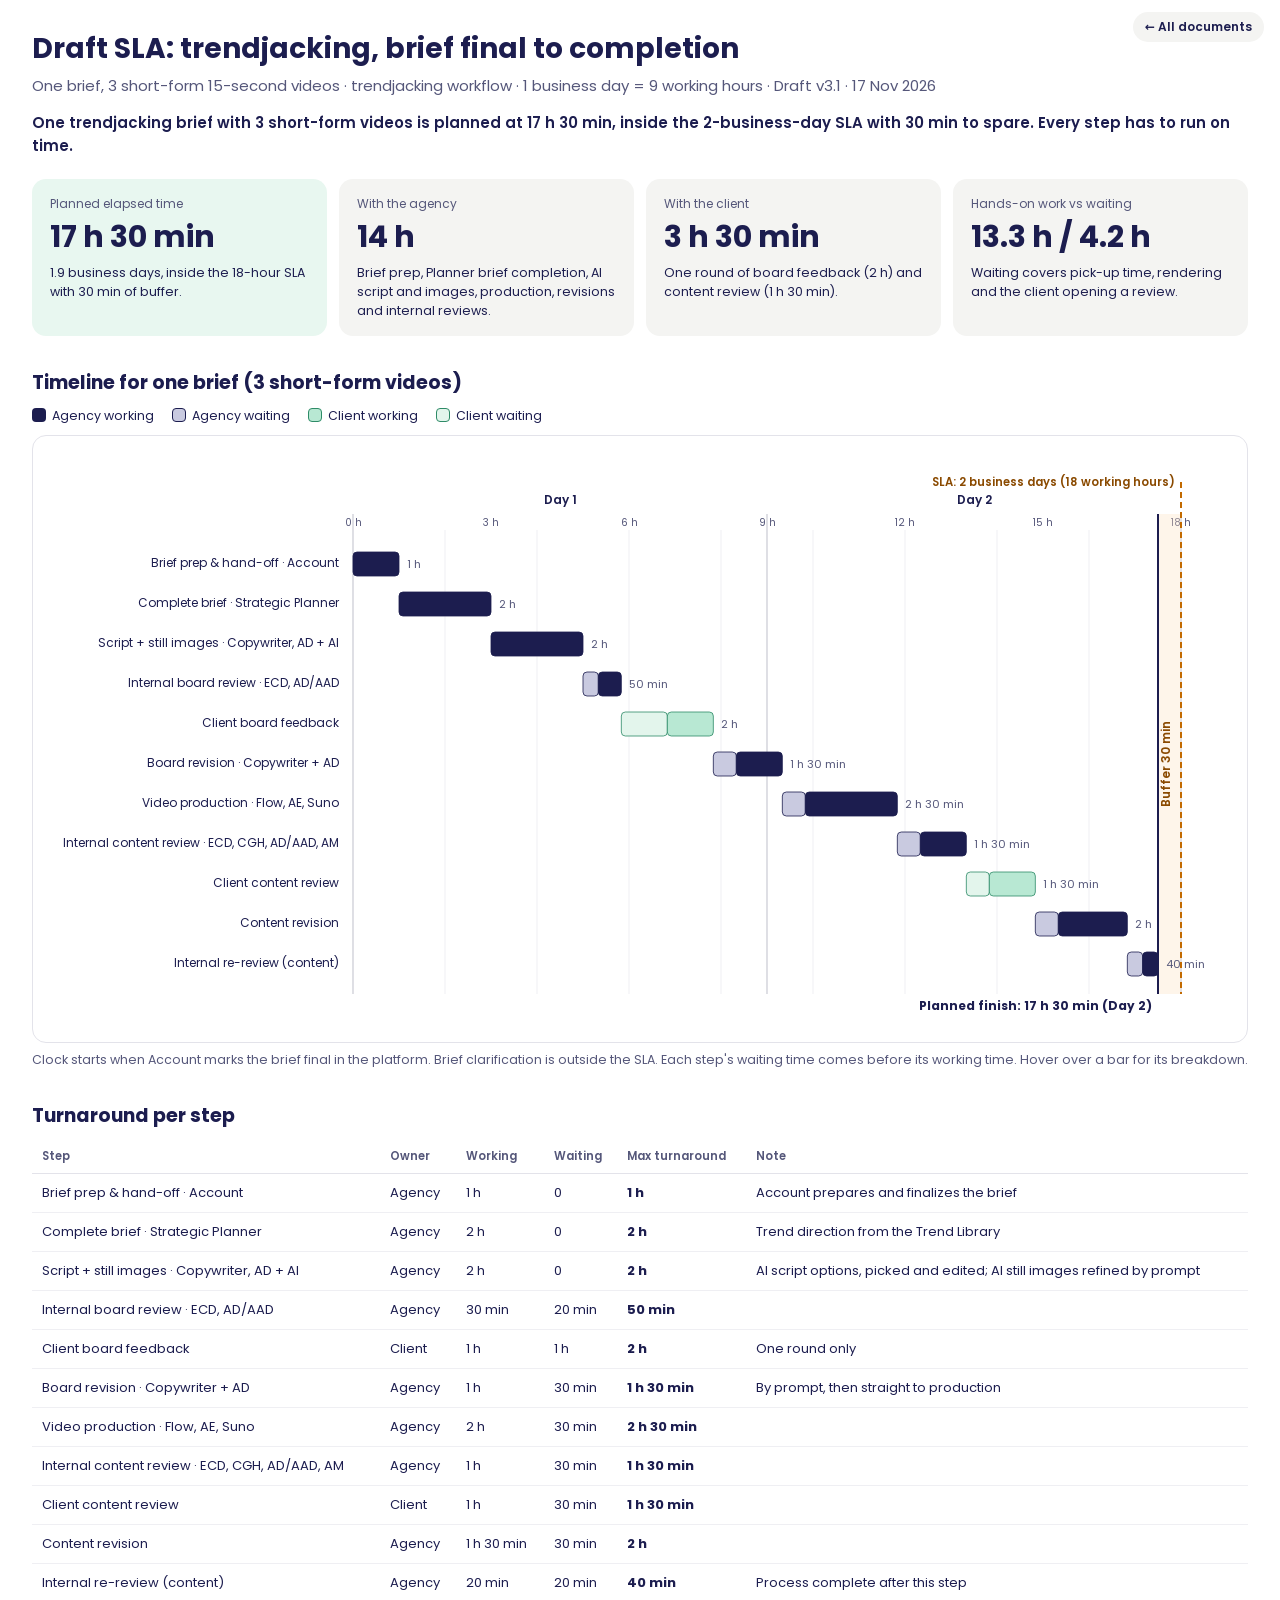
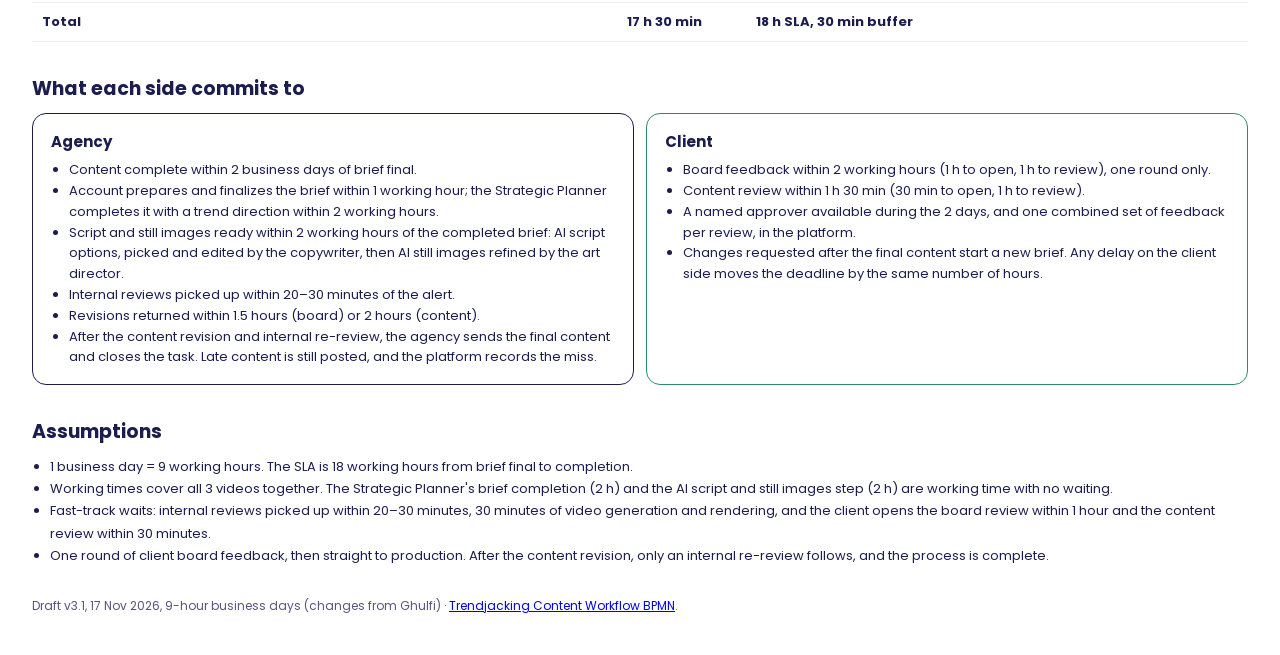
<file: trendjacking-sla.html>
<!DOCTYPE html>
<html lang="en">
<head>
<meta charset="utf-8">
<meta name="robots" content="noindex, nofollow">
<meta name="viewport" content="width=device-width, initial-scale=1">
<title>Draft SLA · Trendjacking</title>
<link href="https://fonts.googleapis.com/css2?family=Poppins:wght@400;500;600;700&display=swap" rel="stylesheet">
<style>
  :root { --navy:#1C1D4F; --mint:#B8E8D3; --mintd:#2E8B67; --grey:#F4F4F2; --msg:#55577A; --amber:#FBE3C4; --amberd:#6B3B00; }
  * { box-sizing:border-box; }
  body { margin:0; font-family:Poppins, system-ui, sans-serif; color:var(--navy); background:#fff; }
  .wrap { max-width:1440px; margin:0 auto; padding:28px 32px 40px; }
  h1 { margin:0; font-size:28px; font-weight:700; }
  .sub { margin:4px 0 0; font-size:15px; color:var(--msg); }
  .key { margin:14px 0 0; font-size:15px; font-weight:600; }
  .cards { display:grid; grid-template-columns:repeat(auto-fit, minmax(230px, 1fr)); gap:12px; margin:22px 0 8px; }
  .card { background:var(--grey); border-radius:14px; padding:16px 18px; }
  .card .lbl { font-size:12px; color:var(--msg); }
  .card .big { font-size:30px; font-weight:700; margin-top:2px; }
  .card .small { font-size:12.5px; margin-top:4px; line-height:1.5; }
  .card.ok { background:#E8F7F0; }
  h2 { font-size:19px; margin:32px 0 10px; }
  .legend { display:flex; gap:18px; font-size:12.5px; flex-wrap:wrap; margin-bottom:10px; }
  .sw { display:inline-block; width:14px; height:14px; border-radius:4px; vertical-align:-2px; margin-right:6px; }
  .chart { border:1px solid #E3E3EA; border-radius:14px; overflow-x:auto; padding:8px 0; }
  .chart svg { display:block; }
  .note { font-size:12.5px; color:var(--msg); margin-top:8px; }
  table { width:100%; border-collapse:collapse; font-size:13px; }
  th { text-align:left; font-size:11.5px; color:var(--msg); font-weight:600; padding:8px 10px; border-bottom:1.5px solid #E3E3EA; }
  td { padding:9px 10px; border-bottom:1px solid #EFEFF3; vertical-align:top; }
  td.num { white-space:nowrap; }
  tfoot td { font-weight:700; border-top:1.5px solid #E3E3EA; }
  .tablebox { overflow-x:auto; }
  .commit { display:grid; grid-template-columns:repeat(auto-fit, minmax(320px, 1fr)); gap:12px; }
  .box { border:1.5px solid #E3E3EA; border-radius:14px; padding:16px 18px; font-size:13px; line-height:1.6; }
  .box h3 { margin:0 0 6px; font-size:15px; }
  .box ul { margin:0; padding-left:18px; }
  .box.client { border-color:var(--mintd); }
  .box.agency { border-color:var(--navy); }
  .challenge { display:grid; grid-template-columns:repeat(auto-fit, minmax(300px, 1fr)); gap:12px; }
  .ch { background:var(--grey); border-radius:12px; padding:14px 16px; font-size:13px; line-height:1.55; }
  .ch b { display:block; font-size:13.5px; margin-bottom:4px; }
  .calc { display:flex; flex-wrap:wrap; gap:20px; align-items:flex-start; background:#fff; border:1.5px solid var(--navy); border-radius:14px; padding:18px; margin-top:14px; }
  .calc label { display:flex; flex-direction:column; gap:6px; font-size:12.5px; font-weight:600; min-width:220px; }
  .calc input[type=range] { width:220px; }
  .calc .out { flex:1 1 320px; display:grid; grid-template-columns:repeat(3, minmax(0, 1fr)); gap:10px; }
  .calc .o { background:var(--grey); border-radius:12px; padding:12px; }
  .calc .o .lbl { font-size:11.5px; color:var(--msg); }
  .calc .o .v { font-size:22px; font-weight:700; }
  .scale { margin-top:14px; }
  .scale td.n, .scale th.n { text-align:right; white-space:nowrap; }
  .scale tr.fixed td { color:var(--msg); }
  .scale td.chg { background:#E8F7F0; font-weight:700; color:#1F6B4D; }
  .scale .delta { font-size:11px; font-weight:600; color:#1F6B4D; display:block; }
  .scale .how { font-size:12px; color:var(--msg); }
  .pill { display:inline-block; font-size:12px; font-weight:600; padding:3px 10px; border-radius:999px; }
  ul.a { margin:0; padding-left:18px; font-size:13px; line-height:1.7; }
  .bar { cursor:pointer; outline:none; }
  .bar:hover .seg, .bar:focus .seg { stroke-width:2; filter:brightness(0.96); }
  #tip { position:fixed; z-index:10; pointer-events:none; display:none; background:#1C1D4F; color:#fff; border-radius:10px; padding:10px 12px; font-size:12px; line-height:1.5; box-shadow:0 6px 18px rgba(28,29,79,.25); min-width:210px; }
  #tip b { display:block; font-size:12.5px; margin-bottom:4px; }
  #tip .r { display:flex; justify-content:space-between; gap:16px; }
  #tip .r span:first-child { opacity:.75; }
  #tip .t { border-top:1px solid rgba(255,255,255,.25); margin-top:4px; padding-top:4px; font-weight:600; }
  footer { margin-top:30px; font-size:12px; color:var(--msg); }
</style>
</head>
<body>
<a href="./" style="position:fixed;top:12px;right:16px;z-index:20;font:600 12px Poppins,system-ui,sans-serif;color:#1C1D4F;background:#F4F4F2;border-radius:999px;padding:6px 12px;text-decoration:none">← All documents</a>
<div class="wrap">
  <h1>Draft SLA: trendjacking, brief final to completion</h1>
  <p class="sub">One brief, 3 short-form 15-second videos · trendjacking workflow · 1 business day = 9 working hours · Draft v3.1 · 17 Nov 2026</p>
  <p class="key">One trendjacking brief with 3 short-form videos is planned at 17 h 30 min, inside the 2-business-day SLA with 30 min to spare. Every step has to run on time.</p>

  <div class="cards">
    <div class="card ok"><div class="lbl">Planned elapsed time</div><div class="big">17 h 30 min</div><div class="small">1.9 business days, inside the 18-hour SLA with 30 min of buffer.</div></div>
    <div class="card"><div class="lbl">With the agency</div><div class="big">14 h</div><div class="small">Brief prep, Planner brief completion, AI script and images, production, revisions and internal reviews.</div></div>
    <div class="card"><div class="lbl">With the client</div><div class="big">3 h 30 min</div><div class="small">One round of board feedback (2 h) and content review (1 h 30 min).</div></div>
    <div class="card"><div class="lbl">Hands-on work vs waiting</div><div class="big">13.3 h / 4.2 h</div><div class="small">Waiting covers pick-up time, rendering and the client opening a review.</div></div>
  </div>

  <h2>Timeline for one brief (3 short-form videos)</h2>
  <div class="legend">
    <span><span class="sw" style="background:#1C1D4F"></span>Agency working</span>
    <span><span class="sw" style="background:#C9CAE0;border:1px solid #1C1D4F"></span>Agency waiting</span>
    <span><span class="sw" style="background:#B8E8D3;border:1px solid #2E8B67"></span>Client working</span>
    <span><span class="sw" style="background:#E3F5EC;border:1px solid #2E8B67"></span>Client waiting</span>
    
  </div>
  <div class="chart"><svg viewBox="0 0 1318 590" width="1318" height="590" role="img" aria-label="One trendjacking brief with 3 short-form videos finishes at 17 h 30 min of working time, inside the 18-hour SLA" font-family="Poppins, system-ui, sans-serif"><line x1="320" y1="70" x2="320" y2="550" stroke="#C9CAD3" stroke-width="1.2"/><text x="527.0" y="60" font-size="12" font-weight="600" text-anchor="middle" fill="#1C1D4F">Day 1</text><line x1="734" y1="70" x2="734" y2="550" stroke="#C9CAD3" stroke-width="1.2"/><text x="941.0" y="60" font-size="12" font-weight="600" text-anchor="middle" fill="#1C1D4F">Day 2</text><line x1="1148" y1="70" x2="1148" y2="550" stroke="#C9CAD3" stroke-width="1.2"/><line x1="412" y1="86" x2="412" y2="550" stroke="#EFEFF3"/><line x1="504" y1="86" x2="504" y2="550" stroke="#EFEFF3"/><line x1="596" y1="86" x2="596" y2="550" stroke="#EFEFF3"/><line x1="688" y1="86" x2="688" y2="550" stroke="#EFEFF3"/><line x1="780" y1="86" x2="780" y2="550" stroke="#EFEFF3"/><line x1="872" y1="86" x2="872" y2="550" stroke="#EFEFF3"/><line x1="964" y1="86" x2="964" y2="550" stroke="#EFEFF3"/><line x1="1056" y1="86" x2="1056" y2="550" stroke="#EFEFF3"/><text x="320" y="82" font-size="10" text-anchor="middle" fill="#55577A">0 h</text><text x="458" y="82" font-size="10" text-anchor="middle" fill="#55577A">3 h</text><text x="596" y="82" font-size="10" text-anchor="middle" fill="#55577A">6 h</text><text x="734" y="82" font-size="10" text-anchor="middle" fill="#55577A">9 h</text><text x="872" y="82" font-size="10" text-anchor="middle" fill="#55577A">12 h</text><text x="1010" y="82" font-size="10" text-anchor="middle" fill="#55577A">15 h</text><text x="1148" y="82" font-size="10" text-anchor="middle" fill="#55577A">18 h</text><rect x="1125.0" y="70" width="23.0" height="480" fill="#FBE3C4" opacity="0.35"/><line x1="1148" y1="38" x2="1148" y2="550" stroke="#C26A00" stroke-width="2" stroke-dasharray="6 4"/><text x="1142" y="42" font-size="11.5" font-weight="600" text-anchor="end" fill="#8A4A00">SLA: 2 business days (18 working hours)</text><text x="306" y="123" font-size="12" text-anchor="end" fill="#1C1D4F">Brief prep &amp; hand-off · Account</text><g class="bar" data-tip="{&quot;step&quot;: &quot;Brief prep &amp; hand-off \u00b7 Account&quot;, &quot;who&quot;: &quot;Agency&quot;, &quot;wait&quot;: &quot;0&quot;, &quot;work&quot;: &quot;1 h&quot;, &quot;total&quot;: &quot;1 h&quot;, &quot;from&quot;: &quot;0 h&quot;, &quot;to&quot;: &quot;1 h&quot;, &quot;day&quot;: &quot;Day 1&quot;}" tabindex="0"><title>Brief prep &amp; hand-off · Account: waiting 0, working 1 h, total 1 h</title><rect class="seg" x="320.0" y="108" width="46" height="24" fill="#1C1D4F" stroke="#1C1D4F" stroke-width="0.8" rx="4"/><text x="374.0" y="124" font-size="11" fill="#55577A">1 h</text><rect x="320.0" y="104" width="116" height="32" fill="transparent"/></g><text x="306" y="163" font-size="12" text-anchor="end" fill="#1C1D4F">Complete brief · Strategic Planner</text><g class="bar" data-tip="{&quot;step&quot;: &quot;Complete brief \u00b7 Strategic Planner&quot;, &quot;who&quot;: &quot;Agency&quot;, &quot;wait&quot;: &quot;0&quot;, &quot;work&quot;: &quot;2 h&quot;, &quot;total&quot;: &quot;2 h&quot;, &quot;from&quot;: &quot;1 h&quot;, &quot;to&quot;: &quot;3 h&quot;, &quot;day&quot;: &quot;Day 1&quot;}" tabindex="0"><title>Complete brief · Strategic Planner: waiting 0, working 2 h, total 2 h</title><rect class="seg" x="366.0" y="148" width="92" height="24" fill="#1C1D4F" stroke="#1C1D4F" stroke-width="0.8" rx="4"/><text x="466.0" y="164" font-size="11" fill="#55577A">2 h</text><rect x="366.0" y="144" width="162" height="32" fill="transparent"/></g><text x="306" y="203" font-size="12" text-anchor="end" fill="#1C1D4F">Script + still images · Copywriter, AD + AI</text><g class="bar" data-tip="{&quot;step&quot;: &quot;Script + still images \u00b7 Copywriter, AD + AI&quot;, &quot;who&quot;: &quot;Agency&quot;, &quot;wait&quot;: &quot;0&quot;, &quot;work&quot;: &quot;2 h&quot;, &quot;total&quot;: &quot;2 h&quot;, &quot;from&quot;: &quot;3 h&quot;, &quot;to&quot;: &quot;5 h&quot;, &quot;day&quot;: &quot;Day 1&quot;}" tabindex="0"><title>Script + still images · Copywriter, AD + AI: waiting 0, working 2 h, total 2 h</title><rect class="seg" x="458.0" y="188" width="92" height="24" fill="#1C1D4F" stroke="#1C1D4F" stroke-width="0.8" rx="4"/><text x="558.0" y="204" font-size="11" fill="#55577A">2 h</text><rect x="458.0" y="184" width="162" height="32" fill="transparent"/></g><text x="306" y="243" font-size="12" text-anchor="end" fill="#1C1D4F">Internal board review · ECD, AD/AAD</text><g class="bar" data-tip="{&quot;step&quot;: &quot;Internal board review \u00b7 ECD, AD/AAD&quot;, &quot;who&quot;: &quot;Agency&quot;, &quot;wait&quot;: &quot;20 min&quot;, &quot;work&quot;: &quot;30 min&quot;, &quot;total&quot;: &quot;50 min&quot;, &quot;from&quot;: &quot;5 h&quot;, &quot;to&quot;: &quot;5 h 50 min&quot;, &quot;day&quot;: &quot;Day 1&quot;}" tabindex="0"><title>Internal board review · ECD, AD/AAD: waiting 20 min, working 30 min, total 50 min</title><rect class="seg" x="550.0" y="228" width="15.333333333333332" height="24" fill="#C9CAE0" stroke="#1C1D4F" stroke-width="0.8" rx="4"/><rect class="seg" x="565.3333333333334" y="228" width="23.0" height="24" fill="#1C1D4F" stroke="#1C1D4F" stroke-width="0.8" rx="4"/><text x="596.3333333333334" y="244" font-size="11" fill="#55577A">50 min</text><rect x="550.0" y="224" width="108.33333333333333" height="32" fill="transparent"/></g><text x="306" y="283" font-size="12" text-anchor="end" fill="#1C1D4F">Client board feedback</text><g class="bar" data-tip="{&quot;step&quot;: &quot;Client board feedback&quot;, &quot;who&quot;: &quot;Client&quot;, &quot;wait&quot;: &quot;1 h&quot;, &quot;work&quot;: &quot;1 h&quot;, &quot;total&quot;: &quot;2 h&quot;, &quot;from&quot;: &quot;5 h 50 min&quot;, &quot;to&quot;: &quot;7 h 50 min&quot;, &quot;day&quot;: &quot;Day 1&quot;}" tabindex="0"><title>Client board feedback: waiting 1 h, working 1 h, total 2 h</title><rect class="seg" x="588.3333333333333" y="268" width="46" height="24" fill="#E3F5EC" stroke="#2E8B67" stroke-width="0.8" rx="4"/><rect class="seg" x="634.3333333333333" y="268" width="46" height="24" fill="#B8E8D3" stroke="#2E8B67" stroke-width="0.8" rx="4"/><text x="688.3333333333333" y="284" font-size="11" fill="#55577A">2 h</text><rect x="588.3333333333333" y="264" width="162" height="32" fill="transparent"/></g><text x="306" y="323" font-size="12" text-anchor="end" fill="#1C1D4F">Board revision · Copywriter + AD</text><g class="bar" data-tip="{&quot;step&quot;: &quot;Board revision \u00b7 Copywriter + AD&quot;, &quot;who&quot;: &quot;Agency&quot;, &quot;wait&quot;: &quot;30 min&quot;, &quot;work&quot;: &quot;1 h&quot;, &quot;total&quot;: &quot;1 h 30 min&quot;, &quot;from&quot;: &quot;7 h 50 min&quot;, &quot;to&quot;: &quot;9 h 20 min&quot;, &quot;day&quot;: &quot;Day 1\u20132&quot;}" tabindex="0"><title>Board revision · Copywriter + AD: waiting 30 min, working 1 h, total 1 h 30 min</title><rect class="seg" x="680.3333333333333" y="308" width="23.0" height="24" fill="#C9CAE0" stroke="#1C1D4F" stroke-width="0.8" rx="4"/><rect class="seg" x="703.3333333333333" y="308" width="46" height="24" fill="#1C1D4F" stroke="#1C1D4F" stroke-width="0.8" rx="4"/><text x="757.3333333333333" y="324" font-size="11" fill="#55577A">1 h 30 min</text><rect x="680.3333333333333" y="304" width="139.0" height="32" fill="transparent"/></g><text x="306" y="363" font-size="12" text-anchor="end" fill="#1C1D4F">Video production · Flow, AE, Suno</text><g class="bar" data-tip="{&quot;step&quot;: &quot;Video production \u00b7 Flow, AE, Suno&quot;, &quot;who&quot;: &quot;Agency&quot;, &quot;wait&quot;: &quot;30 min&quot;, &quot;work&quot;: &quot;2 h&quot;, &quot;total&quot;: &quot;2 h 30 min&quot;, &quot;from&quot;: &quot;9 h 20 min&quot;, &quot;to&quot;: &quot;11 h 50 min&quot;, &quot;day&quot;: &quot;Day 2&quot;}" tabindex="0"><title>Video production · Flow, AE, Suno: waiting 30 min, working 2 h, total 2 h 30 min</title><rect class="seg" x="749.3333333333333" y="348" width="23.0" height="24" fill="#C9CAE0" stroke="#1C1D4F" stroke-width="0.8" rx="4"/><rect class="seg" x="772.3333333333333" y="348" width="92" height="24" fill="#1C1D4F" stroke="#1C1D4F" stroke-width="0.8" rx="4"/><text x="872.3333333333333" y="364" font-size="11" fill="#55577A">2 h 30 min</text><rect x="749.3333333333333" y="344" width="185.0" height="32" fill="transparent"/></g><text x="306" y="403" font-size="12" text-anchor="end" fill="#1C1D4F">Internal content review · ECD, CGH, AD/AAD, AM</text><g class="bar" data-tip="{&quot;step&quot;: &quot;Internal content review \u00b7 ECD, CGH, AD/AAD, AM&quot;, &quot;who&quot;: &quot;Agency&quot;, &quot;wait&quot;: &quot;30 min&quot;, &quot;work&quot;: &quot;1 h&quot;, &quot;total&quot;: &quot;1 h 30 min&quot;, &quot;from&quot;: &quot;11 h 50 min&quot;, &quot;to&quot;: &quot;13 h 20 min&quot;, &quot;day&quot;: &quot;Day 2&quot;}" tabindex="0"><title>Internal content review · ECD, CGH, AD/AAD, AM: waiting 30 min, working 1 h, total 1 h 30 min</title><rect class="seg" x="864.3333333333333" y="388" width="23.0" height="24" fill="#C9CAE0" stroke="#1C1D4F" stroke-width="0.8" rx="4"/><rect class="seg" x="887.3333333333333" y="388" width="46" height="24" fill="#1C1D4F" stroke="#1C1D4F" stroke-width="0.8" rx="4"/><text x="941.3333333333333" y="404" font-size="11" fill="#55577A">1 h 30 min</text><rect x="864.3333333333333" y="384" width="139.0" height="32" fill="transparent"/></g><text x="306" y="443" font-size="12" text-anchor="end" fill="#1C1D4F">Client content review</text><g class="bar" data-tip="{&quot;step&quot;: &quot;Client content review&quot;, &quot;who&quot;: &quot;Client&quot;, &quot;wait&quot;: &quot;30 min&quot;, &quot;work&quot;: &quot;1 h&quot;, &quot;total&quot;: &quot;1 h 30 min&quot;, &quot;from&quot;: &quot;13 h 20 min&quot;, &quot;to&quot;: &quot;14 h 50 min&quot;, &quot;day&quot;: &quot;Day 2&quot;}" tabindex="0"><title>Client content review: waiting 30 min, working 1 h, total 1 h 30 min</title><rect class="seg" x="933.3333333333333" y="428" width="23.0" height="24" fill="#E3F5EC" stroke="#2E8B67" stroke-width="0.8" rx="4"/><rect class="seg" x="956.3333333333333" y="428" width="46" height="24" fill="#B8E8D3" stroke="#2E8B67" stroke-width="0.8" rx="4"/><text x="1010.3333333333333" y="444" font-size="11" fill="#55577A">1 h 30 min</text><rect x="933.3333333333333" y="424" width="139.0" height="32" fill="transparent"/></g><text x="306" y="483" font-size="12" text-anchor="end" fill="#1C1D4F">Content revision</text><g class="bar" data-tip="{&quot;step&quot;: &quot;Content revision&quot;, &quot;who&quot;: &quot;Agency&quot;, &quot;wait&quot;: &quot;30 min&quot;, &quot;work&quot;: &quot;1 h 30 min&quot;, &quot;total&quot;: &quot;2 h&quot;, &quot;from&quot;: &quot;14 h 50 min&quot;, &quot;to&quot;: &quot;16 h 50 min&quot;, &quot;day&quot;: &quot;Day 2&quot;}" tabindex="0"><title>Content revision: waiting 30 min, working 1 h 30 min, total 2 h</title><rect class="seg" x="1002.3333333333333" y="468" width="23.0" height="24" fill="#C9CAE0" stroke="#1C1D4F" stroke-width="0.8" rx="4"/><rect class="seg" x="1025.3333333333333" y="468" width="69.0" height="24" fill="#1C1D4F" stroke="#1C1D4F" stroke-width="0.8" rx="4"/><text x="1102.3333333333333" y="484" font-size="11" fill="#55577A">2 h</text><rect x="1002.3333333333333" y="464" width="162.0" height="32" fill="transparent"/></g><text x="306" y="523" font-size="12" text-anchor="end" fill="#1C1D4F">Internal re-review (content)</text><g class="bar" data-tip="{&quot;step&quot;: &quot;Internal re-review (content)&quot;, &quot;who&quot;: &quot;Agency&quot;, &quot;wait&quot;: &quot;20 min&quot;, &quot;work&quot;: &quot;20 min&quot;, &quot;total&quot;: &quot;40 min&quot;, &quot;from&quot;: &quot;16 h 50 min&quot;, &quot;to&quot;: &quot;17 h 30 min&quot;, &quot;day&quot;: &quot;Day 2&quot;}" tabindex="0"><title>Internal re-review (content): waiting 20 min, working 20 min, total 40 min</title><rect class="seg" x="1094.3333333333333" y="508" width="15.333333333333332" height="24" fill="#C9CAE0" stroke="#1C1D4F" stroke-width="0.8" rx="4"/><rect class="seg" x="1109.6666666666665" y="508" width="15.333333333333332" height="24" fill="#1C1D4F" stroke="#1C1D4F" stroke-width="0.8" rx="4"/><text x="1132.9999999999998" y="524" font-size="11" fill="#55577A">40 min</text><rect x="1094.3333333333333" y="504" width="100.66666666666666" height="32" fill="transparent"/></g><line x1="1125.0" y1="70" x2="1125.0" y2="550" stroke="#1C1D4F" stroke-width="2"/><text x="1119.0" y="566" font-size="12" font-weight="700" text-anchor="end" fill="#1C1D4F">Planned finish: 17 h 30 min (Day 2)</text><text x="1136.5" y="320.0" font-size="12" font-weight="600" text-anchor="middle" fill="#8A4A00" transform="rotate(-90 1136.5 320.0)">Buffer 30 min</text></svg></div>
  <p class="note">Clock starts when Account marks the brief final in the platform. Brief clarification is outside the SLA. Each step's waiting time comes before its working time. Hover over a bar for its breakdown.</p>

  <h2>Turnaround per step</h2>
  <div class="tablebox">
  <table>
    <thead><tr><th>Step</th><th>Owner</th><th>Working</th><th>Waiting</th><th>Max turnaround</th><th>Note</th></tr></thead>
    <tbody>
<tr><td>Brief prep &amp; hand-off · Account</td><td>Agency</td><td class="num">1 h</td><td class="num">0</td><td class="num"><b>1 h</b></td><td>Account prepares and finalizes the brief</td></tr>
<tr><td>Complete brief · Strategic Planner</td><td>Agency</td><td class="num">2 h</td><td class="num">0</td><td class="num"><b>2 h</b></td><td>Trend direction from the Trend Library</td></tr>
<tr><td>Script + still images · Copywriter, AD + AI</td><td>Agency</td><td class="num">2 h</td><td class="num">0</td><td class="num"><b>2 h</b></td><td>AI script options, picked and edited; AI still images refined by prompt</td></tr>
<tr><td>Internal board review · ECD, AD/AAD</td><td>Agency</td><td class="num">30 min</td><td class="num">20 min</td><td class="num"><b>50 min</b></td><td></td></tr>
<tr><td>Client board feedback</td><td>Client</td><td class="num">1 h</td><td class="num">1 h</td><td class="num"><b>2 h</b></td><td>One round only</td></tr>
<tr><td>Board revision · Copywriter + AD</td><td>Agency</td><td class="num">1 h</td><td class="num">30 min</td><td class="num"><b>1 h 30 min</b></td><td>By prompt, then straight to production</td></tr>
<tr><td>Video production · Flow, AE, Suno</td><td>Agency</td><td class="num">2 h</td><td class="num">30 min</td><td class="num"><b>2 h 30 min</b></td><td></td></tr>
<tr><td>Internal content review · ECD, CGH, AD/AAD, AM</td><td>Agency</td><td class="num">1 h</td><td class="num">30 min</td><td class="num"><b>1 h 30 min</b></td><td></td></tr>
<tr><td>Client content review</td><td>Client</td><td class="num">1 h</td><td class="num">30 min</td><td class="num"><b>1 h 30 min</b></td><td></td></tr>
<tr><td>Content revision</td><td>Agency</td><td class="num">1 h 30 min</td><td class="num">30 min</td><td class="num"><b>2 h</b></td><td></td></tr>
<tr><td>Internal re-review (content)</td><td>Agency</td><td class="num">20 min</td><td class="num">20 min</td><td class="num"><b>40 min</b></td><td>Process complete after this step</td></tr>
    </tbody>
    <tfoot><tr><td>Total</td><td></td><td></td><td></td><td>17 h 30 min</td><td>18 h SLA, 30 min buffer</td></tr></tfoot>
  </table>
  </div>

  <h2>What each side commits to</h2>
  <div class="commit">
    <div class="box agency"><h3>Agency</h3><ul>
      <li>Content complete within 2 business days of brief final.</li>
      <li>Account prepares and finalizes the brief within 1 working hour; the Strategic Planner completes it with a trend direction within 2 working hours.</li>
      <li>Script and still images ready within 2 working hours of the completed brief: AI script options, picked and edited by the copywriter, then AI still images refined by the art director.</li>
      <li>Internal reviews picked up within 20–30 minutes of the alert.</li>
      <li>Revisions returned within 1.5 hours (board) or 2 hours (content).</li>
      <li>After the content revision and internal re-review, the agency sends the final content and closes the task. Late content is still posted, and the platform records the miss.</li>
    </ul></div>
    <div class="box client"><h3>Client</h3><ul>
      <li>Board feedback within 2 working hours (1 h to open, 1 h to review), one round only.</li>
      <li>Content review within 1 h 30 min (30 min to open, 1 h to review).</li>
      <li>A named approver available during the 2 days, and one combined set of feedback per review, in the platform.</li>
      <li>Changes requested after the final content start a new brief. Any delay on the client side moves the deadline by the same number of hours.</li>
    </ul></div>
  </div>

  <h2>Assumptions</h2>
  <ul class="a">
    <li>1 business day = 9 working hours. The SLA is 18 working hours from brief final to completion.</li>
    <li>Working times cover all 3 videos together. The Strategic Planner's brief completion (2 h) and the AI script and still images step (2 h) are working time with no waiting.</li>
    <li>Fast-track waits: internal reviews picked up within 20–30 minutes, 30 minutes of video generation and rendering, and the client opens the board review within 1 hour and the content review within 30 minutes.</li>
    <li>One round of client board feedback, then straight to production. After the content revision, only an internal re-review follows, and the process is complete.</li>
  </ul>

  <footer>Draft v3.1, 17 Nov 2026, 9-hour business days (changes from Ghulfi) · <a href="trendjacking-bpmn.html">Trendjacking Content Workflow BPMN</a>.</footer>
</div>
<div id="tip"></div>
<script>
  const tip = document.getElementById('tip');
  function showTip(g, x, y) {
    const d = JSON.parse(g.dataset.tip);
    tip.innerHTML = '<b></b><div class="r"><span>Waiting</span><span></span></div><div class="r"><span>Working</span><span></span></div><div class="r t"><span>Total</span><span></span></div><div class="r"><span>Clock</span><span></span></div>';
    const s = tip.querySelectorAll('b, .r span:last-child');
    s[0].textContent = d.step + ' · ' + d.who;
    s[1].textContent = d.wait; s[2].textContent = d.work; s[3].textContent = d.total;
    s[4].textContent = d.from + ' → ' + d.to + ' (' + d.day + ')';
    tip.style.display = 'block';
    const r = tip.getBoundingClientRect();
    tip.style.left = Math.min(x + 14, innerWidth - r.width - 8) + 'px';
    tip.style.top = (y + 16 + r.height > innerHeight ? y - r.height - 12 : y + 16) + 'px';
  }
  document.querySelectorAll('.bar').forEach(g => {
    g.querySelector('title').remove();
    g.addEventListener('mousemove', e => showTip(g, e.clientX, e.clientY));
    g.addEventListener('mouseleave', () => tip.style.display = 'none');
    g.addEventListener('focus', () => { const b = g.getBoundingClientRect(); showTip(g, b.left, b.bottom - 16); });
    g.addEventListener('blur', () => tip.style.display = 'none');
  });
</script>
</body>
</html>
</file>
